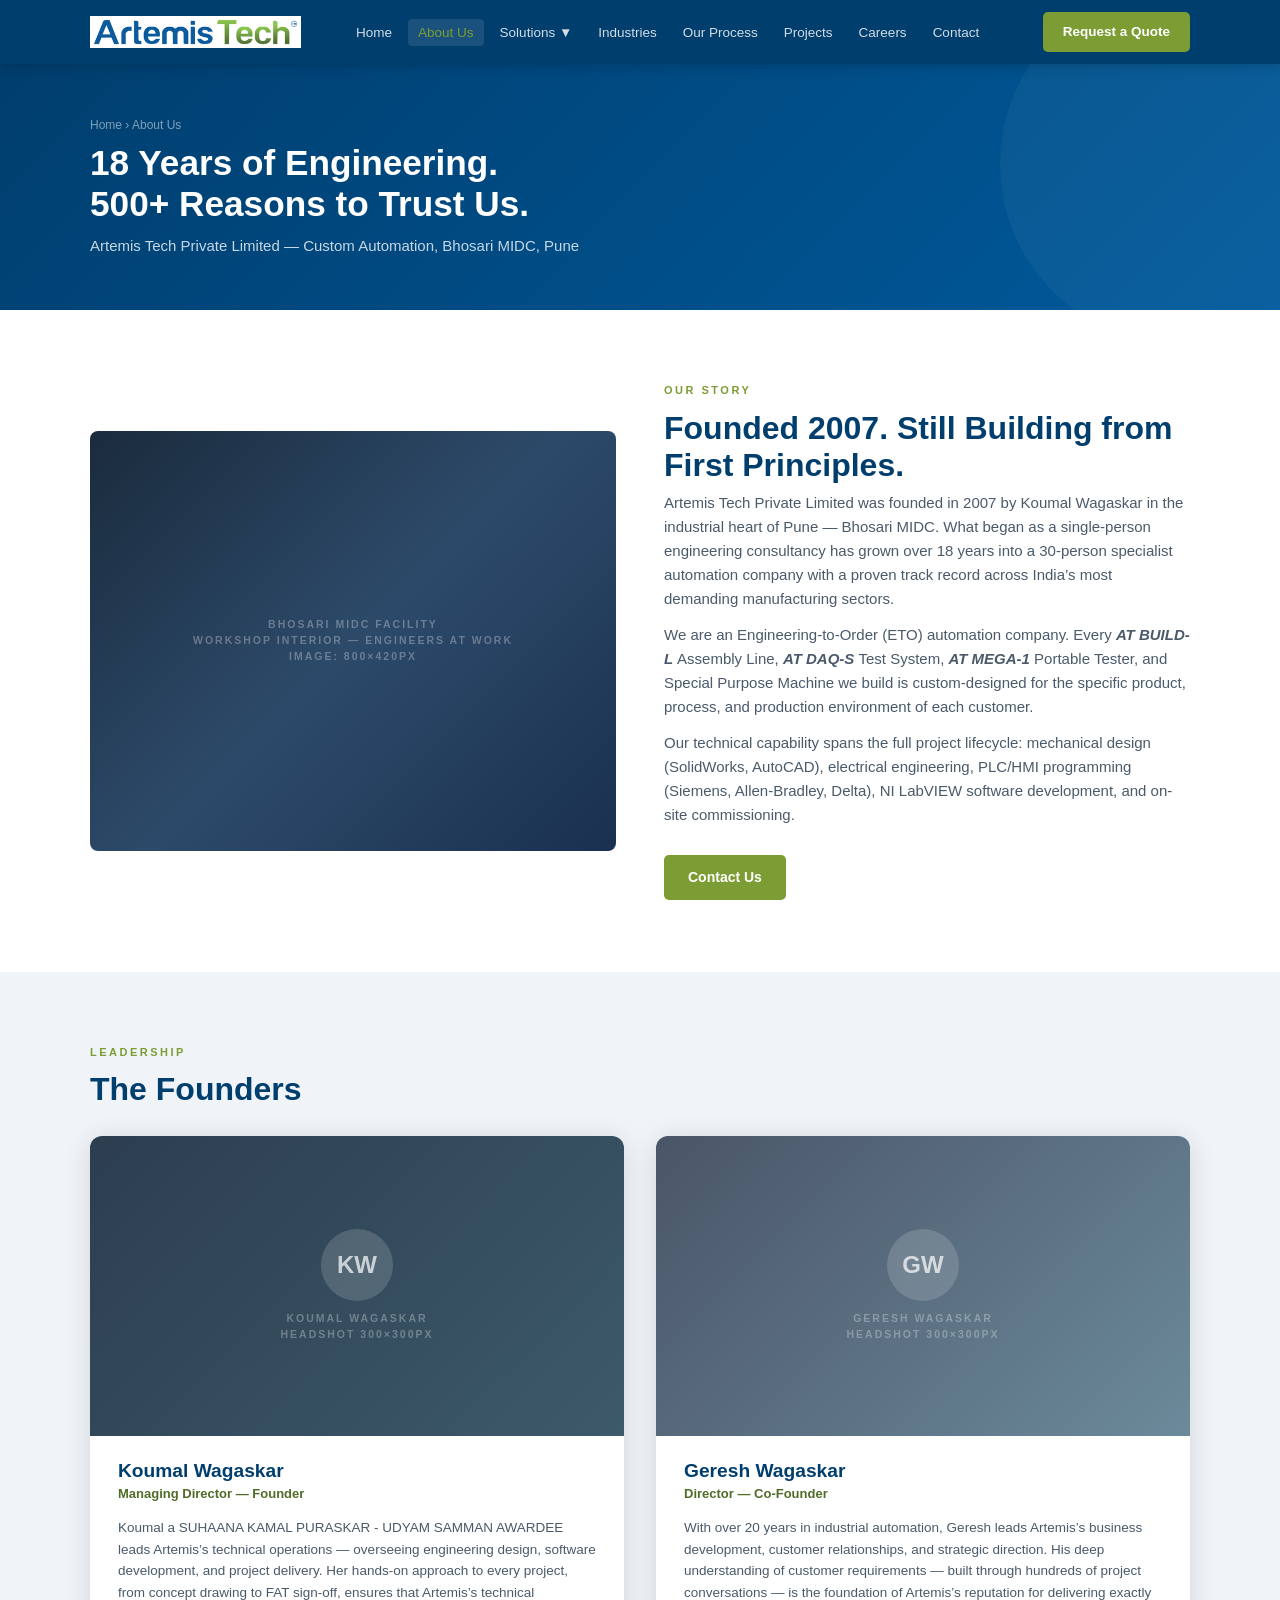
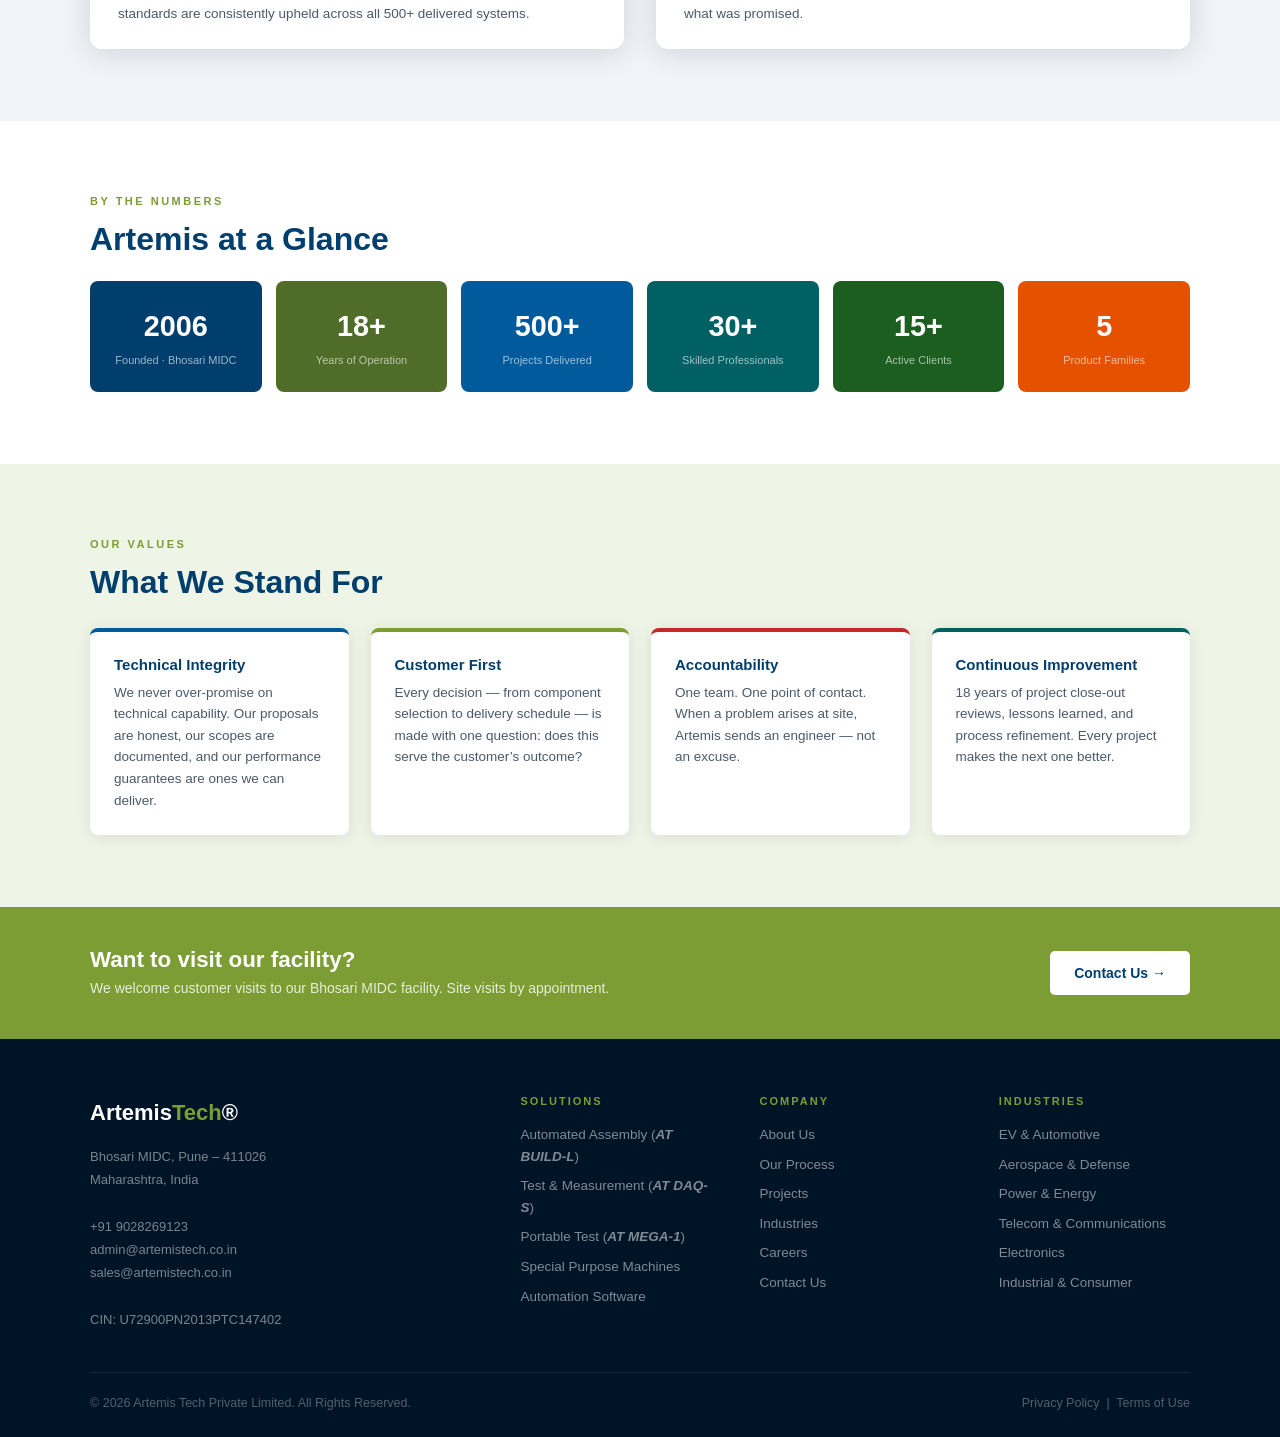
<file: about.html>
<!DOCTYPE html>
<html lang="en">

<!-- Mirrored from www.artemistech.co.in/about.html by HTTrack Website Copier/3.x [XR&CO'2014], Sat, 28 Mar 2026 04:03:51 GMT -->
<head>
<meta charset="UTF-8">
<meta name="viewport" content="width=device-width, initial-scale=1.0">
<meta name="description" content="Custom automation systems engineered to order. Bhosari MIDC, Pune.">
<title>About Us — 18 Years of Engineering | Artemis Tech</title>
<link rel="stylesheet" href="css/style.css">
</head>
<body data-page="about">
<nav class="nav" role="navigation">
  <div class="container nav-inner">
    <a href="index-2.html" class="nav-logo"><img src="[data-uri]" alt="Artemis Tech" height="32"></a>
    <ul class="nav-links">
      <li><a href="index-2.html" data-page="home">Home</a></li>
      <li><a href="about.html" data-page="about">About Us</a></li>
      <li class="nav-dropdown">
        <a class="dd-trigger" data-page="solutions">Solutions &#9660;</a>
        <div class="dd-menu">
          <a href="solutions.html">All Solutions</a>
          <div class="dd-divider"></div>
          <a href="at-build-l.html">Automated Assembly (AT BUILD L)</a>
          <a href="at-daq-s.html">Test &amp; Measurement (AT DAQ S)</a>
          <a href="at-mega-1.html">Portable Test (AT MEGA 1)</a>
          <a href="spm.html">Special Purpose Machines (SPM)</a>
          <a href="automation-software.html">Automation Software</a>
        </div>
      </li>
      <li><a href="industries.html" data-page="industries">Industries</a></li>
      <li><a href="process.html" data-page="process">Our Process</a></li>
      <li><a href="projects.html" data-page="projects">Projects</a></li>
      <li><a href="careers.html" data-page="careers">Careers</a></li>
      <li><a href="contact.html" data-page="contact">Contact</a></li>
    </ul>
    <a href="contact.html" class="nav-cta">Request a Quote</a>
    <div class="hamburger" aria-label="Menu"><span></span><span></span><span></span></div>
  </div>
</nav>
<div class="page-header">
  <div class="container">
    <div class="breadcrumb">Home &rsaquo; About Us</div>
    <h1>18 Years of Engineering.<br>500+ Reasons to Trust Us.</h1>
    <p>Artemis Tech Private Limited &mdash; Custom Automation, Bhosari MIDC, Pune</p>
  </div>
</div>
<section class="section">
  <div class="container">
    <div class="grid-2">
      <div><div class="about-img-ph bg-about" style="height:420px;display:flex;align-items:center;justify-content:center;border-radius:8px"><span class="photo-label">Bhosari MIDC Facility<br>Workshop interior &mdash; engineers at work<br>Image: 800&times;420px</span></div>
      </div>
      <div>
        <span class="sec-label">Our Story</span>
        <h2 class="sec-title">Founded 2007. Still Building from First Principles.</h2>
        <p style="color:var(--mid)">Artemis Tech Private Limited was founded in 2007 by Koumal Wagaskar in the industrial heart of Pune &mdash; Bhosari MIDC. What began as a single-person engineering consultancy has grown over 18 years into a 30-person specialist automation company with a proven track record across India&rsquo;s most demanding manufacturing sectors.</p>
        <p style="color:var(--mid)">We are an Engineering-to-Order (ETO) automation company. Every <b><i>AT BUILD-L </i></b>Assembly Line, <b><i>AT DAQ-S </i></b>Test System, <b><i>AT MEGA-1 </i></b>Portable Tester, and Special Purpose Machine we build is custom-designed for the specific product, process, and production environment of each customer.</p>
        <p style="color:var(--mid)">Our technical capability spans the full project lifecycle: mechanical design (SolidWorks, AutoCAD), electrical engineering, PLC/HMI programming (Siemens, Allen-Bradley, Delta), NI LabVIEW software development, and on-site commissioning.</p>
        <a href="contact.html" class="btn btn-primary" style="margin-top:16px">Contact Us</a>
      </div>
    </div>
  </div>
</section>
<section class="section section-alt">
  <div class="container">
    <span class="sec-label">Leadership</span>
    <h2 class="sec-title">The Founders</h2>
    <div class="grid-2" style="margin-top:28px;gap:32px">
      <div class="founder-card">
        <div class="founder-img-ph bg-founder1" style="height:300px;display:flex;align-items:center;justify-content:center;flex-direction:column;gap:10px">
          <div class="founder-initials">KW</div>
          <span class="photo-label">Koumal Wagaskar<br>Headshot 300&times;300px</span>
        </div>
        <div class="founder-body">
          <h3>Koumal Wagaskar</h3>
          <div class="founder-role">Managing Director &mdash; Founder</div>
          <p>Koumal a SUHAANA KAMAL PURASKAR - UDYAM SAMMAN AWARDEE leads Artemis&rsquo;s technical operations &mdash; overseeing engineering design, software development, and project delivery. Her hands-on approach to every project, from concept drawing to FAT sign-off, ensures that Artemis&rsquo;s technical standards are consistently upheld across all 500+ delivered systems.</p>
        </div>
      </div>
      <div class="founder-card">
        <div class="founder-img-ph bg-founder2" style="height:300px;display:flex;align-items:center;justify-content:center;flex-direction:column;gap:10px">
          <div class="founder-initials">GW</div>
          <span class="photo-label">Geresh Wagaskar<br>Headshot 300&times;300px</span>
        </div>
        <div class="founder-body">
          <h3>Geresh Wagaskar</h3>
          <div class="founder-role">Director &mdash; Co-Founder</div>
          <p>With over 20 years in industrial automation, Geresh leads Artemis&rsquo;s business development, customer relationships, and strategic direction. His deep understanding of customer requirements &mdash; built through hundreds of project conversations &mdash; is the foundation of Artemis&rsquo;s reputation for delivering exactly what was promised.</p>
        </div>
      </div>
    </div>
  </div>
</section>
<section class="section">
  <div class="container">
    <span class="sec-label">By the Numbers</span>
    <h2 class="sec-title">Artemis at a Glance</h2>
    <div class="key-stats" style="margin-top:24px">
      <div class="ks-box" style="background:var(--bd)"><div class="ks-num">2006</div><div class="ks-lbl">Founded &middot; Bhosari MIDC</div></div>
      <div class="ks-box" style="background:var(--gd)"><div class="ks-num">18+</div><div class="ks-lbl">Years of Operation</div></div>
      <div class="ks-box" style="background:var(--bm)"><div class="ks-num">500+</div><div class="ks-lbl">Projects Delivered</div></div>
      <div class="ks-box" style="background:var(--tl)"><div class="ks-num">30+</div><div class="ks-lbl">Skilled Professionals</div></div>
      <div class="ks-box" style="background:var(--dkgn)"><div class="ks-num">15+</div><div class="ks-lbl">Active Clients</div></div>
      <div class="ks-box" style="background:var(--or)"><div class="ks-num">5</div><div class="ks-lbl">Product Families</div></div>
    </div>
  </div>
</section>
<section class="section section-green">
  <div class="container">
    <span class="sec-label">Our Values</span>
    <h2 class="sec-title">What We Stand For</h2>
    <div class="grid-4" style="margin-top:28px">
      <div class="value-card"><h4>Technical Integrity</h4><p>We never over-promise on technical capability. Our proposals are honest, our scopes are documented, and our performance guarantees are ones we can deliver.</p></div>
      <div class="value-card" style="border-top-color:var(--gm)"><h4>Customer First</h4><p>Every decision &mdash; from component selection to delivery schedule &mdash; is made with one question: does this serve the customer&rsquo;s outcome?</p></div>
      <div class="value-card" style="border-top-color:var(--rd)"><h4>Accountability</h4><p>One team. One point of contact. When a problem arises at site, Artemis sends an engineer &mdash; not an excuse.</p></div>
      <div class="value-card" style="border-top-color:var(--tl)"><h4>Continuous Improvement</h4><p>18 years of project close-out reviews, lessons learned, and process refinement. Every project makes the next one better.</p></div>
    </div>
  </div>
</section>

<section class="cta-strip" style="background:var(--gm)">
  <div class="container cta-inner">
    <div class="cta-text"><h3>Want to visit our facility?</h3><p>We welcome customer visits to our Bhosari MIDC facility. Site visits by appointment.</p></div>
    <a href="contact.html" class="btn btn-white">Contact Us &rarr;</a>
  </div>
</section>
<footer>
  <div class="container">
    <div class="footer-grid">
      <div>
        <div class="footer-logo-text">Artemis<span>Tech</span>&reg;</div>
        <div class="footer-addr">Bhosari MIDC, Pune &ndash; 411026<br>Maharashtra, India<br><br>+91 9028269123<br>
          admin@artemistech.co.in<br>
          sales@artemistech.co.in<br><br>CIN: U72900PN2013PTC147402</div>
      </div>
      <div class="footer-col">
        <h5>Solutions</h5>
        <a href="at-build-l.html">Automated Assembly (<b><i>AT BUILD-L</i></b>)</a>
        <a href="at-daq-s.html">Test &amp; Measurement (<b><i>AT DAQ-S</i></b>)</a>
        <a href="at-mega-1.html">Portable Test (<b><i>AT MEGA-1</i></b>)</a>
        <a href="spm.html">Special Purpose Machines</a>
        <a href="automation-software.html">Automation Software</a>
      </div>
      <div class="footer-col">
        <h5>Company</h5>
        <a href="about.html">About Us</a>
        <a href="process.html">Our Process</a>
        <a href="projects.html">Projects</a>
        <a href="industries.html">Industries</a>
        <a href="careers.html">Careers</a>
        <a href="contact.html">Contact Us</a>
      </div>
      <div class="footer-col">
        <h5>Industries</h5>
        <a href="industries.html#ev">EV &amp; Automotive</a>
        <a href="industries.html#aerospace">Aerospace &amp; Defense</a>
        <a href="industries.html#power">Power &amp; Energy</a>
        <a href="industries.html#telecom">Telecom &amp; Communications</a>
        <a href="industries.html#electronics">Electronics</a>
        <a href="industries.html#industrial">Industrial &amp; Consumer</a>
      </div>
    </div>
    <div class="footer-bar">
      <span>&copy; 2026 Artemis Tech Private Limited. All Rights Reserved.</span>
      <span>Privacy Policy &nbsp;|&nbsp; Terms of Use</span>
    </div>
  </div>
</footer>
<script src="js/main.js"></script></body>
<!-- Mirrored from www.artemistech.co.in/about.html by HTTrack Website Copier/3.x [XR&CO'2014], Sat, 28 Mar 2026 04:03:51 GMT -->
</html>
</file>
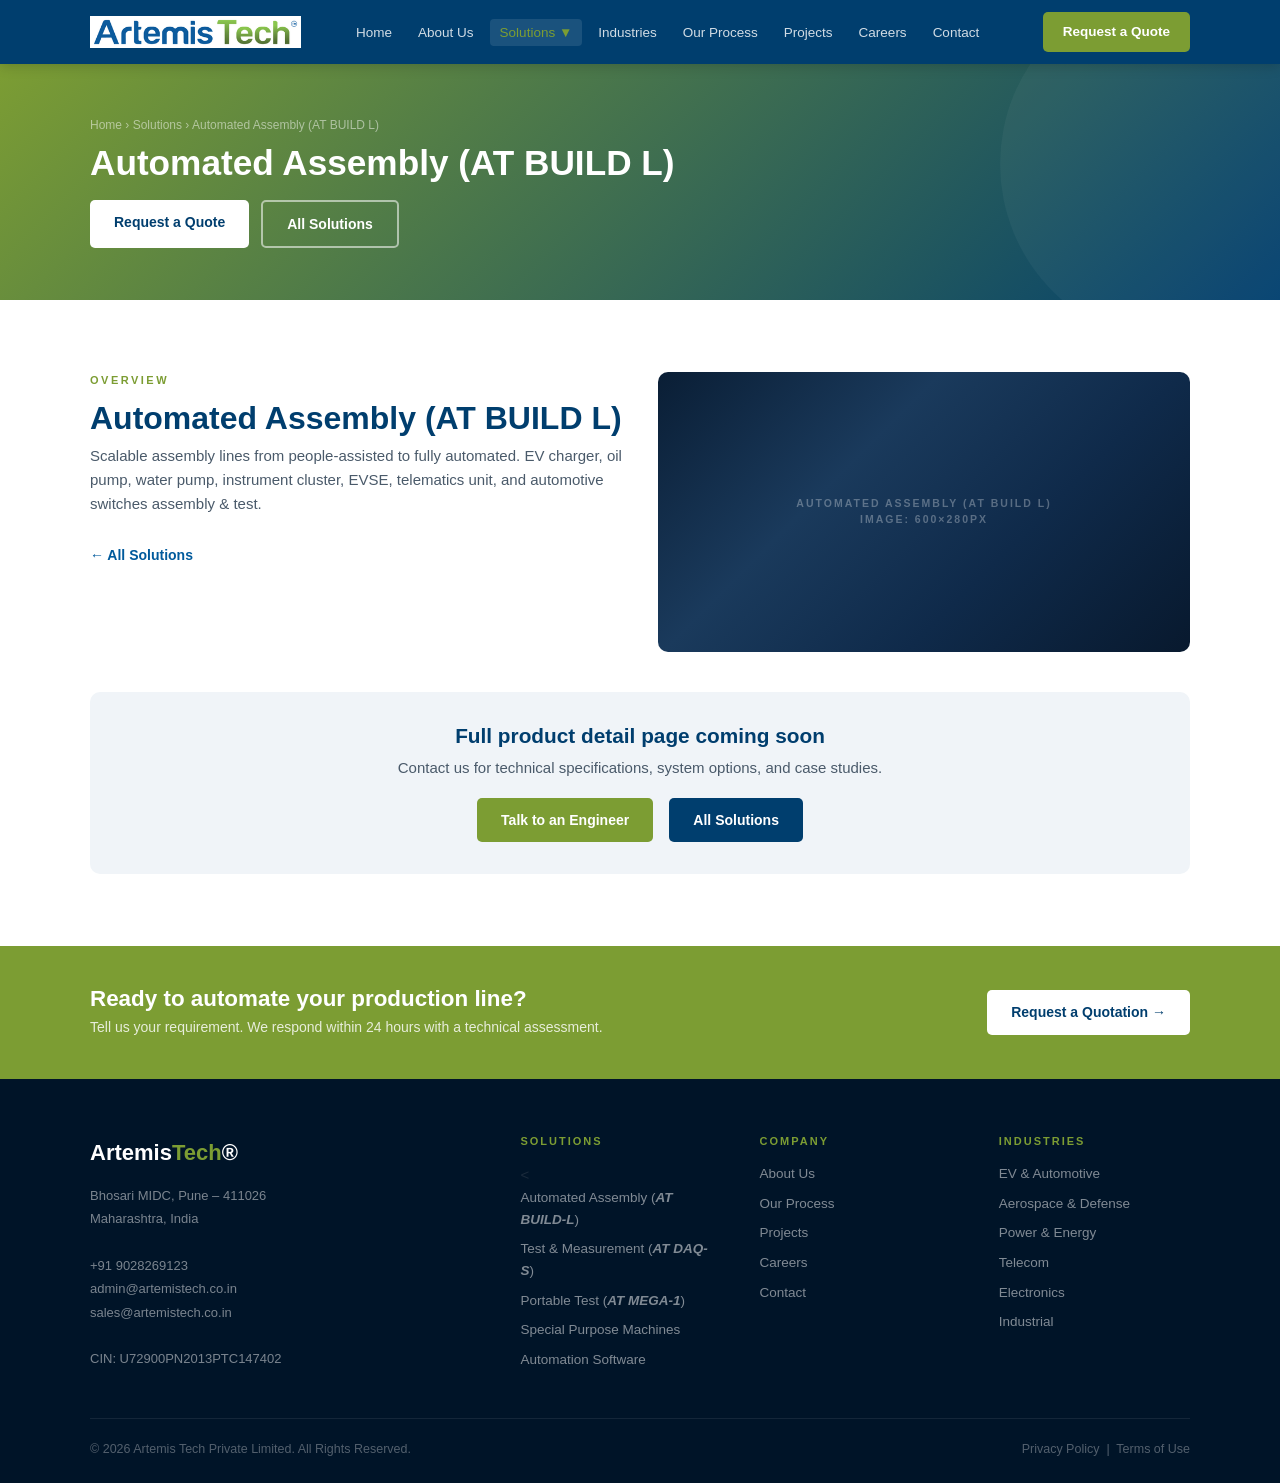
<file: at-build-l.html>
<!DOCTYPE html>
<html lang="en">

<!-- Mirrored from www.artemistech.co.in/at-build-l.html by HTTrack Website Copier/3.x [XR&CO'2014], Sat, 28 Mar 2026 04:03:51 GMT -->
<head>
<meta charset="UTF-8"><meta name="viewport" content="width=device-width, initial-scale=1.0">
<meta name="description" content="Custom automation systems engineered to order from Bhosari MIDC, Pune.">
<title>Automated Assembly (AT BUILD L) | Artemis Tech</title>
<link rel="stylesheet" href="css/style.css">
</head>
<body data-page="solutions"><nav class="nav" role="navigation">
  <div class="container nav-inner">
    <a href="index-2.html" class="nav-logo"><img src="[data-uri]" alt="Artemis Tech" height="32"></a>
    <ul class="nav-links">
      <li><a href="index-2.html" data-page="home">Home</a></li>
      <li><a href="about.html" data-page="about">About Us</a></li>
      <li class="nav-dropdown"><a class="dd-trigger" data-page="solutions">Solutions &#9660;</a>
        <div class="dd-menu">
          <a href="solutions.html">All Solutions</a><div class="dd-divider"></div>
          <a href="at-build-l.html">Automated Assembly (AT BUILD L)</a>
          <a href="at-daq-s.html">Test &amp; Measurement (AT DAQ S)</a>
          <a href="at-mega-1.html">Portable Test (AT MEGA 1)</a>
          <a href="spm.html">Special Purpose Machines (SPM)</a>
          <a href="automation-software.html">Automation Software</a>
        </div>
      </li>
      <li><a href="industries.html" data-page="industries">Industries</a></li>
      <li><a href="process.html" data-page="process">Our Process</a></li>
      <li><a href="projects.html" data-page="projects">Projects</a></li>
      <li><a href="careers.html" data-page="careers">Careers</a></li>
      <li><a href="contact.html" data-page="contact">Contact</a></li>
    </ul>
    <a href="contact.html" class="nav-cta">Request a Quote</a>
    <div class="hamburger"><span></span><span></span><span></span></div>
  </div>
</nav>
<div class="page-header" style="background:linear-gradient(135deg,var(--gm) 0%,var(--bd) 100%)">
  <div class="container">
    <div class="breadcrumb">Home &rsaquo; Solutions &rsaquo; Automated Assembly (AT BUILD L)</div>
    <h1>Automated Assembly (AT BUILD L)</h1>
    <div style="display:flex;gap:12px;margin-top:16px">
      <a href="contact.html" class="btn btn-white" style="color:var(--bd)">Request a Quote</a>
      <a href="solutions.html" class="btn btn-outline">All Solutions</a>
    </div>
  </div>
</div>
<section class="section"><div class="container">
  <div class="grid-2" style="gap:36px;align-items:flex-start">
    <div>
      <span class="sec-label">Overview</span>
      <h2 class="sec-title">Automated Assembly (AT BUILD L)</h2>
      <p style="color:var(--mid);font-size:15px">Scalable assembly lines from people-assisted to fully automated. EV charger, oil pump, water pump, instrument cluster, EVSE, telematics unit, and automotive switches assembly &amp; test.</p>
      <a href="solutions.html" style="color:var(--bm);font-size:14px;font-weight:700;display:inline-block;margin-top:16px">&#8592; All Solutions</a>
    </div>
    <div class="bg-assembly" style="height:280px;border-radius:10px;display:flex;align-items:center;justify-content:center">
      <span class="photo-label">Automated Assembly (AT BUILD L)<br>Image: 600&times;280px</span>
    </div>
  </div>
  <div style="text-align:center;margin-top:40px;padding:32px;background:var(--sl);border-radius:10px">
    <h3 style="color:var(--bd);margin-bottom:8px">Full product detail page coming soon</h3>
    <p style="color:var(--mid);margin-bottom:18px">Contact us for technical specifications, system options, and case studies.</p>
    <a href="contact.html" class="btn btn-primary">Talk to an Engineer</a>
    <a href="solutions.html" class="btn btn-dark" style="margin-left:12px">All Solutions</a>
  </div>
</div></section>
<section class="cta-strip" style="background:var(--gm)"><div class="container cta-inner"><div class="cta-text"><h3>Ready to automate your production line?</h3><p>Tell us your requirement. We respond within 24 hours with a technical assessment.</p></div><a href="contact.html" class="btn btn-white">Request a Quotation &rarr;</a></div></section><footer>
  <div class="container">
    <div class="footer-grid">
      <div><div class="footer-logo-text">Artemis<span>Tech</span>&reg;</div>
        <div class="footer-addr">Bhosari MIDC, Pune &ndash; 411026<br>Maharashtra, India<br><br>+91 9028269123<br>
          admin@artemistech.co.in<br>
          sales@artemistech.co.in<br><br>CIN: U72900PN2013PTC147402</div></div>
      <div class="footer-col"><h5>Solutions</h5><<a href="at-build-l.html">Automated Assembly (<b><i>AT BUILD-L</i></b>)</a>
        <a href="at-daq-s.html">Test &amp; Measurement (<b><i>AT DAQ-S</i></b>)</a>
        <a href="at-mega-1.html">Portable Test (<b><i>AT MEGA-1</i></b>)</a>
        <a href="spm.html">Special Purpose Machines</a>
        <a href="automation-software.html">Automation Software</a></div>
      <div class="footer-col"><h5>Company</h5><a href="about.html">About Us</a><a href="process.html">Our Process</a><a href="projects.html">Projects</a><a href="careers.html">Careers</a><a href="contact.html">Contact</a></div>
      <div class="footer-col"><h5>Industries</h5><a href="industries.html#ev">EV &amp; Automotive</a><a href="industries.html#aerospace">Aerospace &amp; Defense</a><a href="industries.html#power">Power &amp; Energy</a><a href="industries.html#telecom">Telecom</a><a href="industries.html#electronics">Electronics</a><a href="industries.html#industrial">Industrial</a></div>
    </div>
    <div class="footer-bar"><span>&copy; 2026 Artemis Tech Private Limited. All Rights Reserved.</span><span>Privacy Policy &nbsp;|&nbsp; Terms of Use</span></div>
  </div>
</footer><script src="js/main.js"></script></body>
<!-- Mirrored from www.artemistech.co.in/at-build-l.html by HTTrack Website Copier/3.x [XR&CO'2014], Sat, 28 Mar 2026 04:03:51 GMT -->
</html>
</file>
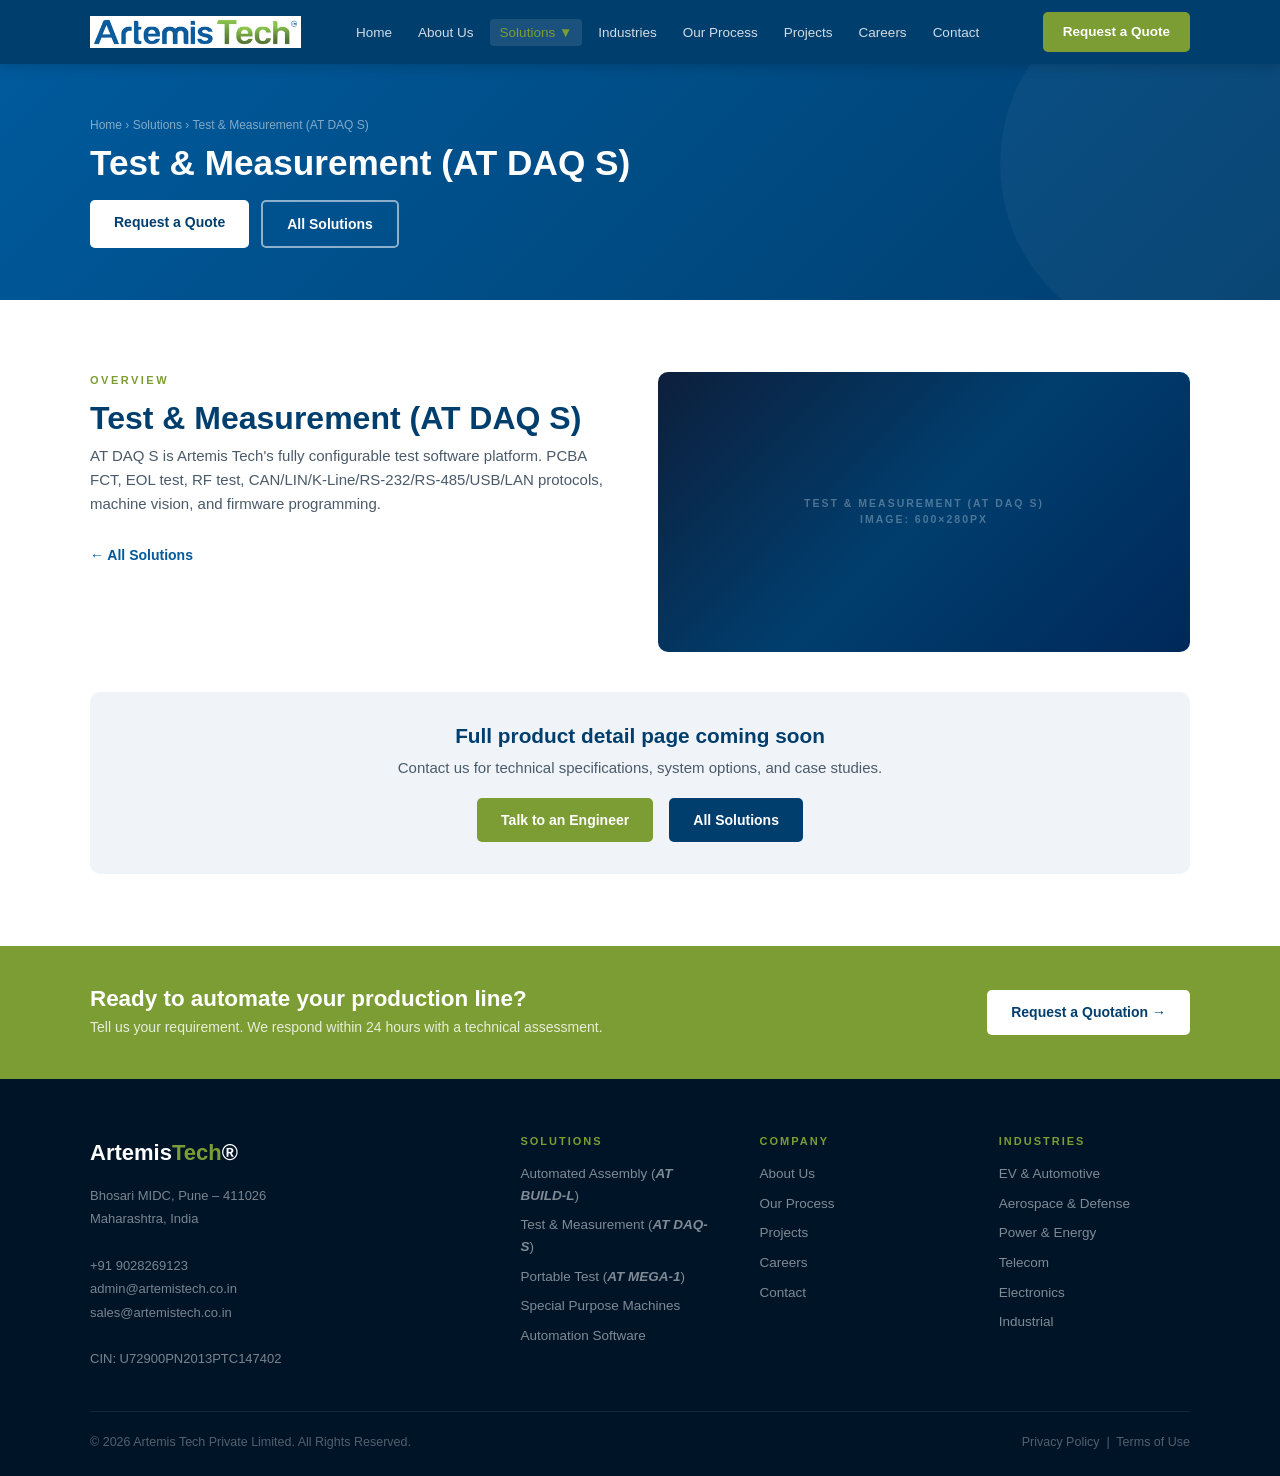
<file: at-daq-s.html>
<!DOCTYPE html>
<html lang="en">

<!-- Mirrored from www.artemistech.co.in/at-daq-s.html by HTTrack Website Copier/3.x [XR&CO'2014], Sat, 28 Mar 2026 04:03:51 GMT -->
<head>
<meta charset="UTF-8"><meta name="viewport" content="width=device-width, initial-scale=1.0">
<meta name="description" content="Custom automation systems engineered to order from Bhosari MIDC, Pune.">
<title>Test &amp; Measurement (AT DAQ S) | Artemis Tech</title>
<link rel="stylesheet" href="css/style.css">
</head>
<body data-page="solutions"><nav class="nav" role="navigation">
  <div class="container nav-inner">
    <a href="index-2.html" class="nav-logo"><img src="[data-uri]" alt="Artemis Tech" height="32"></a>
    <ul class="nav-links">
      <li><a href="index-2.html" data-page="home">Home</a></li>
      <li><a href="about.html" data-page="about">About Us</a></li>
      <li class="nav-dropdown"><a class="dd-trigger" data-page="solutions">Solutions &#9660;</a>
        <div class="dd-menu">
          <a href="solutions.html">All Solutions</a><div class="dd-divider"></div>
          <a href="at-build-l.html">Automated Assembly (AT BUILD L)</a>
          <a href="at-daq-s.html">Test &amp; Measurement (AT DAQ S)</a>
          <a href="at-mega-1.html">Portable Test (AT MEGA 1)</a>
          <a href="spm.html">Special Purpose Machines (SPM)</a>
          <a href="automation-software.html">Automation Software</a>
        </div>
      </li>
      <li><a href="industries.html" data-page="industries">Industries</a></li>
      <li><a href="process.html" data-page="process">Our Process</a></li>
      <li><a href="projects.html" data-page="projects">Projects</a></li>
      <li><a href="careers.html" data-page="careers">Careers</a></li>
      <li><a href="contact.html" data-page="contact">Contact</a></li>
    </ul>
    <a href="contact.html" class="nav-cta">Request a Quote</a>
    <div class="hamburger"><span></span><span></span><span></span></div>
  </div>
</nav>
<div class="page-header" style="background:linear-gradient(135deg,var(--bm) 0%,var(--bd) 100%)">
  <div class="container">
    <div class="breadcrumb">Home &rsaquo; Solutions &rsaquo; Test &amp; Measurement (AT DAQ S)</div>
    <h1>Test &amp; Measurement (AT DAQ S)</h1>
    <div style="display:flex;gap:12px;margin-top:16px">
      <a href="contact.html" class="btn btn-white" style="color:var(--bd)">Request a Quote</a>
      <a href="solutions.html" class="btn btn-outline">All Solutions</a>
    </div>
  </div>
</div>
<section class="section"><div class="container">
  <div class="grid-2" style="gap:36px;align-items:flex-start">
    <div>
      <span class="sec-label">Overview</span>
      <h2 class="sec-title">Test &amp; Measurement (AT DAQ S)</h2>
      <p style="color:var(--mid);font-size:15px">AT DAQ S is Artemis Tech's fully configurable test software platform. PCBA FCT, EOL test, RF test, CAN/LIN/K-Line/RS-232/RS-485/USB/LAN protocols, machine vision, and firmware programming.</p>
      <a href="solutions.html" style="color:var(--bm);font-size:14px;font-weight:700;display:inline-block;margin-top:16px">&#8592; All Solutions</a>
    </div>
    <div class="bg-test" style="height:280px;border-radius:10px;display:flex;align-items:center;justify-content:center">
      <span class="photo-label">Test &amp; Measurement (AT DAQ S)<br>Image: 600&times;280px</span>
    </div>
  </div>
  <div style="text-align:center;margin-top:40px;padding:32px;background:var(--sl);border-radius:10px">
    <h3 style="color:var(--bd);margin-bottom:8px">Full product detail page coming soon</h3>
    <p style="color:var(--mid);margin-bottom:18px">Contact us for technical specifications, system options, and case studies.</p>
    <a href="contact.html" class="btn btn-primary">Talk to an Engineer</a>
    <a href="solutions.html" class="btn btn-dark" style="margin-left:12px">All Solutions</a>
  </div>
</div></section>
<section class="cta-strip" style="background:var(--gm)"><div class="container cta-inner"><div class="cta-text"><h3>Ready to automate your production line?</h3><p>Tell us your requirement. We respond within 24 hours with a technical assessment.</p></div><a href="contact.html" class="btn btn-white">Request a Quotation &rarr;</a></div></section><footer>
  <div class="container">
    <div class="footer-grid">
      <div><div class="footer-logo-text">Artemis<span>Tech</span>&reg;</div>
        <div class="footer-addr">Bhosari MIDC, Pune &ndash; 411026<br>Maharashtra, India<br><br>+91 9028269123<br>
          admin@artemistech.co.in<br>
          sales@artemistech.co.in<br><br>CIN: U72900PN2013PTC147402</div></div>
      <div class="footer-col"><h5>Solutions</h5><a href="at-build-l.html">Automated Assembly (<b><i>AT BUILD-L</i></b>)</a>
        <a href="at-daq-s.html">Test &amp; Measurement (<b><i>AT DAQ-S</i></b>)</a>
        <a href="at-mega-1.html">Portable Test (<b><i>AT MEGA-1</i></b>)</a>
        <a href="spm.html">Special Purpose Machines</a>
        <a href="automation-software.html">Automation Software</a></div>
      <div class="footer-col"><h5>Company</h5><a href="about.html">About Us</a><a href="process.html">Our Process</a><a href="projects.html">Projects</a><a href="careers.html">Careers</a><a href="contact.html">Contact</a></div>
      <div class="footer-col"><h5>Industries</h5><a href="industries.html#ev">EV &amp; Automotive</a><a href="industries.html#aerospace">Aerospace &amp; Defense</a><a href="industries.html#power">Power &amp; Energy</a><a href="industries.html#telecom">Telecom</a><a href="industries.html#electronics">Electronics</a><a href="industries.html#industrial">Industrial</a></div>
    </div>
    <div class="footer-bar"><span>&copy; 2026 Artemis Tech Private Limited. All Rights Reserved.</span><span>Privacy Policy &nbsp;|&nbsp; Terms of Use</span></div>
  </div>
</footer><script src="js/main.js"></script></body>
<!-- Mirrored from www.artemistech.co.in/at-daq-s.html by HTTrack Website Copier/3.x [XR&CO'2014], Sat, 28 Mar 2026 04:03:52 GMT -->
</html>
</file>
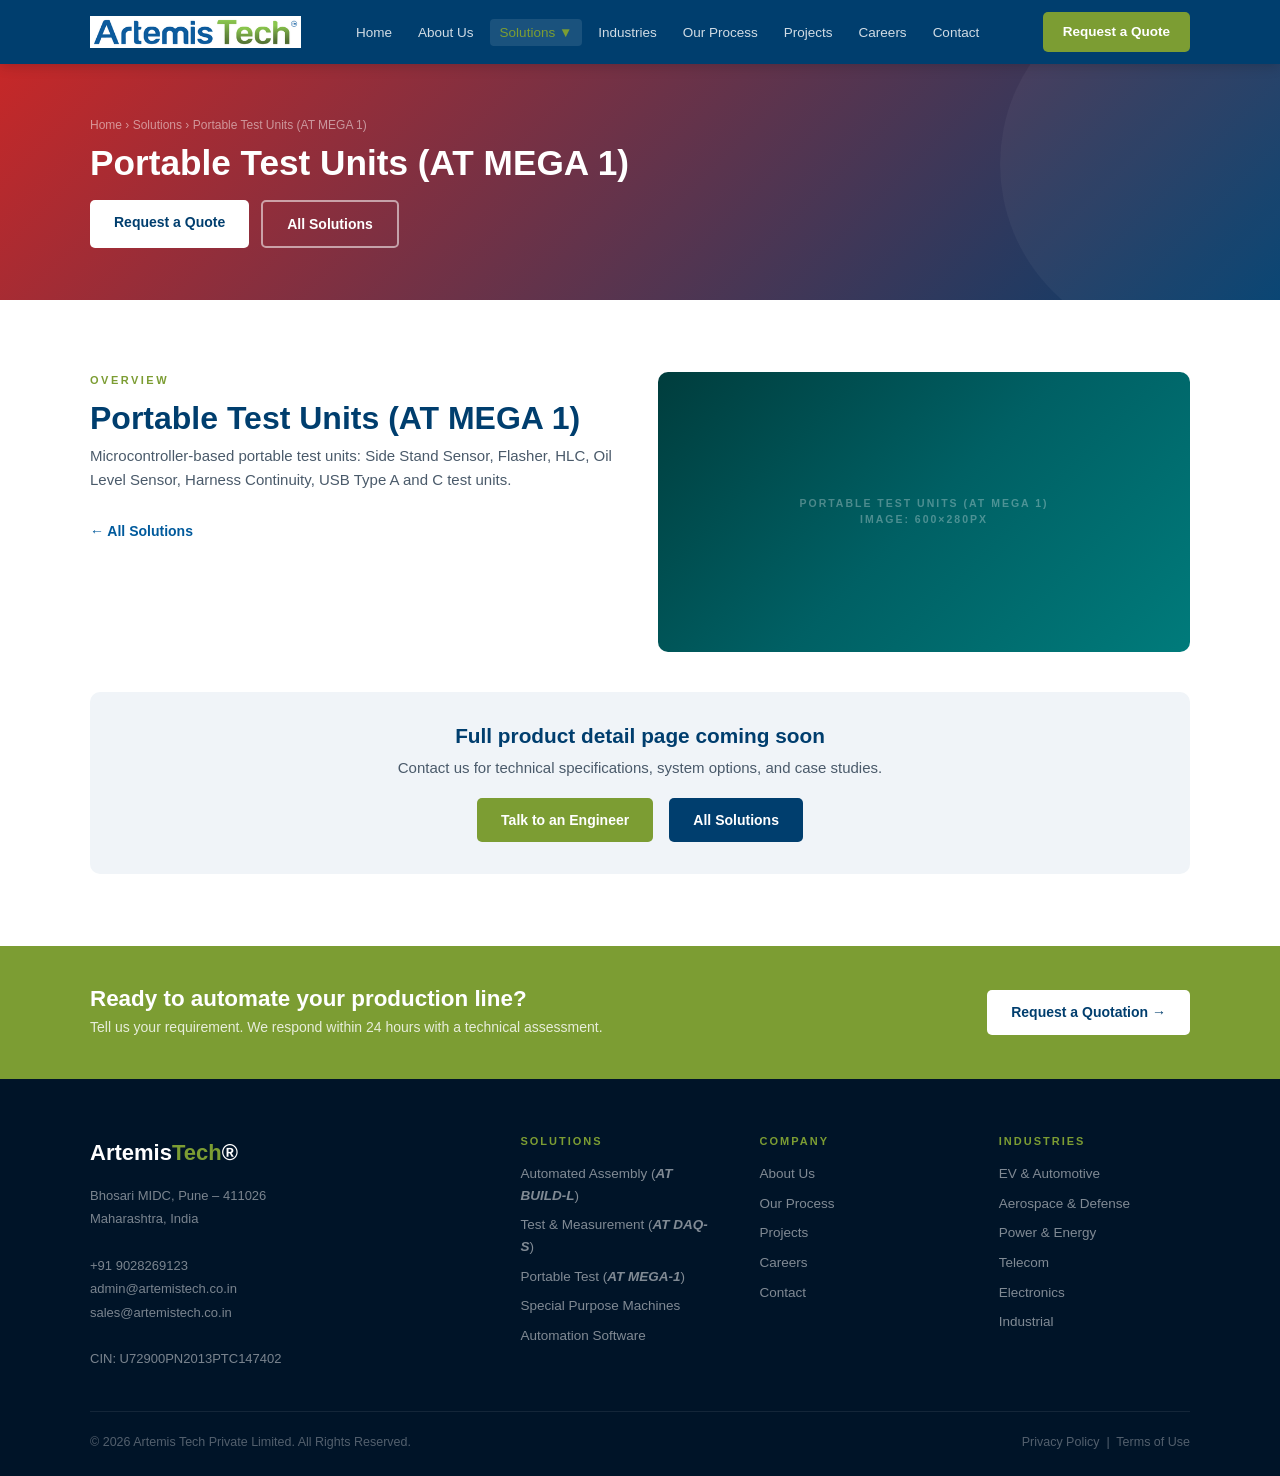
<file: at-mega-1.html>
<!DOCTYPE html>
<html lang="en">

<!-- Mirrored from www.artemistech.co.in/at-mega-1.html by HTTrack Website Copier/3.x [XR&CO'2014], Sat, 28 Mar 2026 04:03:52 GMT -->
<head>
<meta charset="UTF-8"><meta name="viewport" content="width=device-width, initial-scale=1.0">
<meta name="description" content="Custom automation systems engineered to order from Bhosari MIDC, Pune.">
<title>Portable Test Units (AT MEGA 1) | Artemis Tech</title>
<link rel="stylesheet" href="css/style.css">
</head>
<body data-page="solutions"><nav class="nav" role="navigation">
  <div class="container nav-inner">
    <a href="index-2.html" class="nav-logo"><img src="[data-uri]" alt="Artemis Tech" height="32"></a>
    <ul class="nav-links">
      <li><a href="index-2.html" data-page="home">Home</a></li>
      <li><a href="about.html" data-page="about">About Us</a></li>
      <li class="nav-dropdown"><a class="dd-trigger" data-page="solutions">Solutions &#9660;</a>
        <div class="dd-menu">
          <a href="solutions.html">All Solutions</a><div class="dd-divider"></div>
          <a href="at-build-l.html">Automated Assembly (AT BUILD L)</a>
          <a href="at-daq-s.html">Test &amp; Measurement (AT DAQ S)</a>
          <a href="at-mega-1.html">Portable Test (AT MEGA 1)</a>
          <a href="spm.html">Special Purpose Machines (SPM)</a>
          <a href="automation-software.html">Automation Software</a>
        </div>
      </li>
      <li><a href="industries.html" data-page="industries">Industries</a></li>
      <li><a href="process.html" data-page="process">Our Process</a></li>
      <li><a href="projects.html" data-page="projects">Projects</a></li>
      <li><a href="careers.html" data-page="careers">Careers</a></li>
      <li><a href="contact.html" data-page="contact">Contact</a></li>
    </ul>
    <a href="contact.html" class="nav-cta">Request a Quote</a>
    <div class="hamburger"><span></span><span></span><span></span></div>
  </div>
</nav>
<div class="page-header" style="background:linear-gradient(135deg,var(--rd) 0%,var(--bd) 100%)">
  <div class="container">
    <div class="breadcrumb">Home &rsaquo; Solutions &rsaquo; Portable Test Units (AT MEGA 1)</div>
    <h1>Portable Test Units (AT MEGA 1)</h1>
    <div style="display:flex;gap:12px;margin-top:16px">
      <a href="contact.html" class="btn btn-white" style="color:var(--bd)">Request a Quote</a>
      <a href="solutions.html" class="btn btn-outline">All Solutions</a>
    </div>
  </div>
</div>
<section class="section"><div class="container">
  <div class="grid-2" style="gap:36px;align-items:flex-start">
    <div>
      <span class="sec-label">Overview</span>
      <h2 class="sec-title">Portable Test Units (AT MEGA 1)</h2>
      <p style="color:var(--mid);font-size:15px">Microcontroller-based portable test units: Side Stand Sensor, Flasher, HLC, Oil Level Sensor, Harness Continuity, USB Type A and C test units.</p>
      <a href="solutions.html" style="color:var(--bm);font-size:14px;font-weight:700;display:inline-block;margin-top:16px">&#8592; All Solutions</a>
    </div>
    <div class="bg-spm" style="height:280px;border-radius:10px;display:flex;align-items:center;justify-content:center">
      <span class="photo-label">Portable Test Units (AT MEGA 1)<br>Image: 600&times;280px</span>
    </div>
  </div>
  <div style="text-align:center;margin-top:40px;padding:32px;background:var(--sl);border-radius:10px">
    <h3 style="color:var(--bd);margin-bottom:8px">Full product detail page coming soon</h3>
    <p style="color:var(--mid);margin-bottom:18px">Contact us for technical specifications, system options, and case studies.</p>
    <a href="contact.html" class="btn btn-primary">Talk to an Engineer</a>
    <a href="solutions.html" class="btn btn-dark" style="margin-left:12px">All Solutions</a>
  </div>
</div></section>
<section class="cta-strip" style="background:var(--gm)"><div class="container cta-inner"><div class="cta-text"><h3>Ready to automate your production line?</h3><p>Tell us your requirement. We respond within 24 hours with a technical assessment.</p></div><a href="contact.html" class="btn btn-white">Request a Quotation &rarr;</a></div></section><footer>
  <div class="container">
    <div class="footer-grid">
      <div><div class="footer-logo-text">Artemis<span>Tech</span>&reg;</div>
        <div class="footer-addr">Bhosari MIDC, Pune &ndash; 411026<br>Maharashtra, India<br><br>+91 9028269123<br>
          admin@artemistech.co.in<br>
          sales@artemistech.co.in<br><br>CIN: U72900PN2013PTC147402</div></div>
      <div class="footer-col"><h5>Solutions</h5><a href="at-build-l.html">Automated Assembly (<b><i>AT BUILD-L</i></b>)</a>
        <a href="at-daq-s.html">Test &amp; Measurement (<b><i>AT DAQ-S</i></b>)</a>
        <a href="at-mega-1.html">Portable Test (<b><i>AT MEGA-1</i></b>)</a>
        <a href="spm.html">Special Purpose Machines</a>
        <a href="automation-software.html">Automation Software</a></div>
      <div class="footer-col"><h5>Company</h5><a href="about.html">About Us</a><a href="process.html">Our Process</a><a href="projects.html">Projects</a><a href="careers.html">Careers</a><a href="contact.html">Contact</a></div>
      <div class="footer-col"><h5>Industries</h5><a href="industries.html#ev">EV &amp; Automotive</a><a href="industries.html#aerospace">Aerospace &amp; Defense</a><a href="industries.html#power">Power &amp; Energy</a><a href="industries.html#telecom">Telecom</a><a href="industries.html#electronics">Electronics</a><a href="industries.html#industrial">Industrial</a></div>
    </div>
    <div class="footer-bar"><span>&copy; 2026 Artemis Tech Private Limited. All Rights Reserved.</span><span>Privacy Policy &nbsp;|&nbsp; Terms of Use</span></div>
  </div>
</footer><script src="js/main.js"></script></body>
<!-- Mirrored from www.artemistech.co.in/at-mega-1.html by HTTrack Website Copier/3.x [XR&CO'2014], Sat, 28 Mar 2026 04:03:52 GMT -->
</html>
</file>
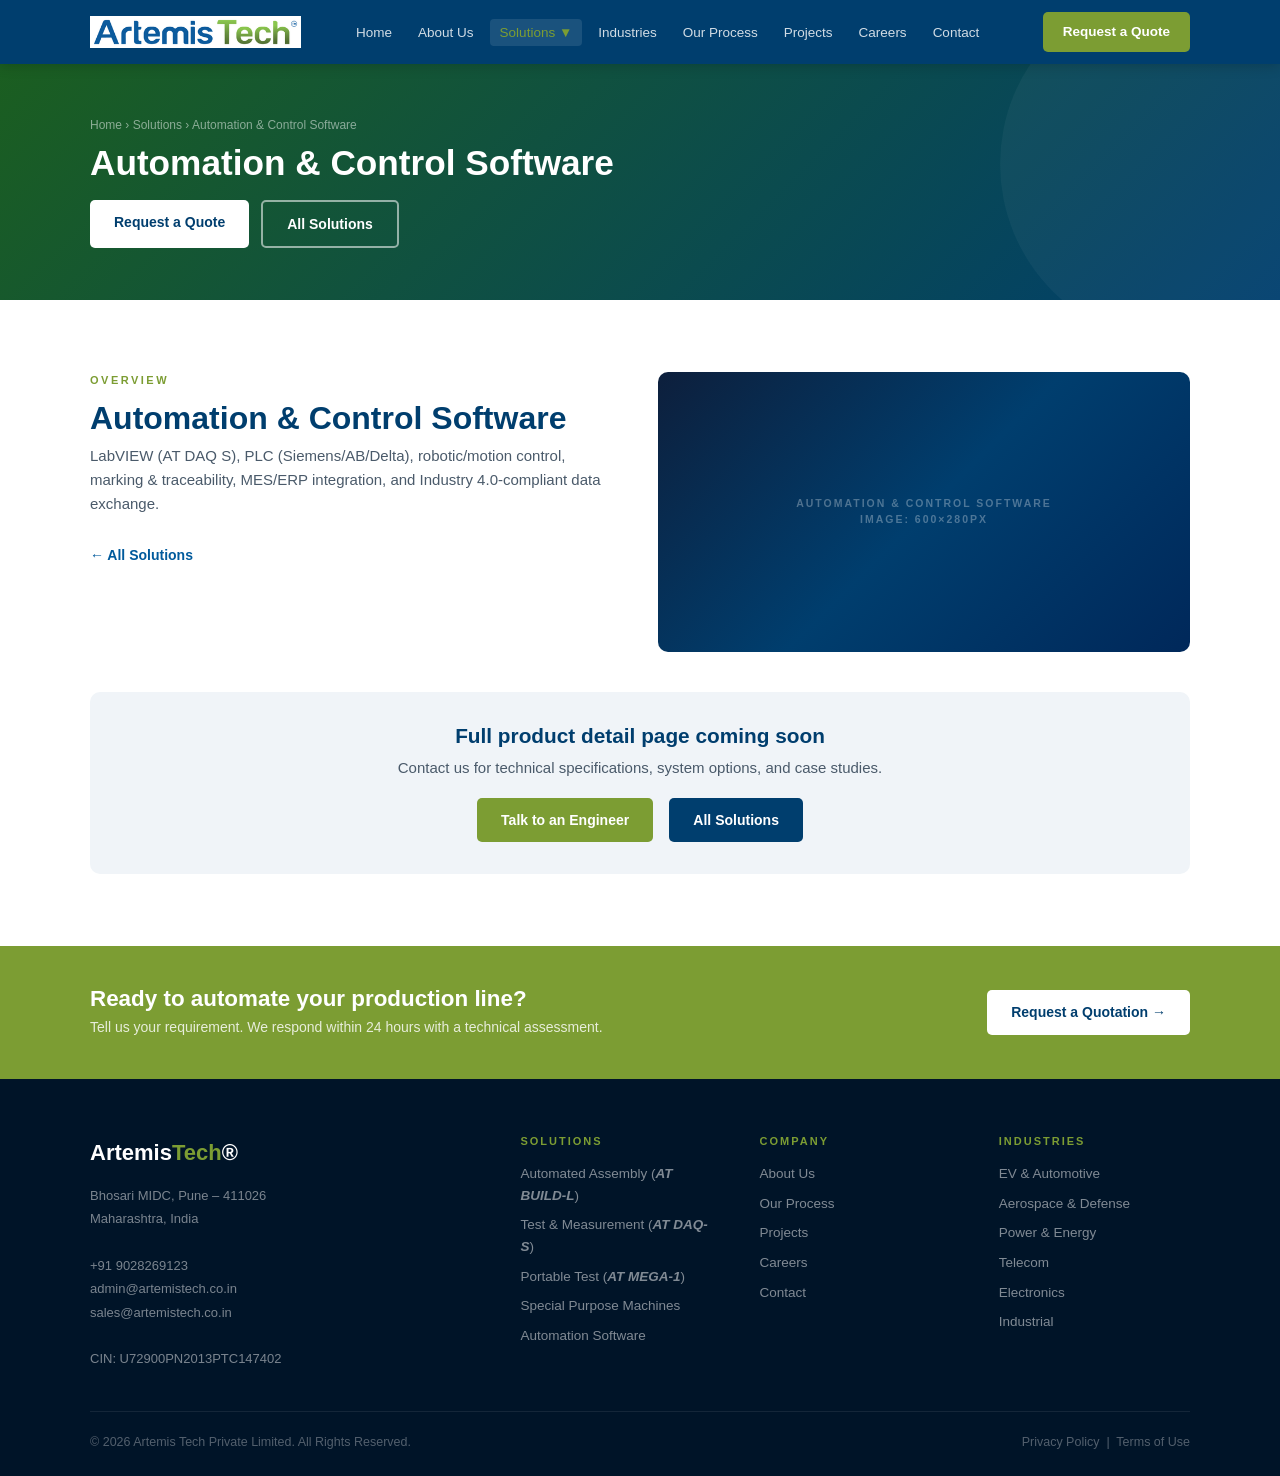
<file: automation-software.html>
<!DOCTYPE html>
<html lang="en">

<!-- Mirrored from www.artemistech.co.in/automation-software.html by HTTrack Website Copier/3.x [XR&CO'2014], Sat, 28 Mar 2026 04:03:52 GMT -->
<head>
<meta charset="UTF-8"><meta name="viewport" content="width=device-width, initial-scale=1.0">
<meta name="description" content="Custom automation systems engineered to order from Bhosari MIDC, Pune.">
<title>Automation &amp; Control Software | Artemis Tech</title>
<link rel="stylesheet" href="css/style.css">
</head>
<body data-page="solutions"><nav class="nav" role="navigation">
  <div class="container nav-inner">
    <a href="index-2.html" class="nav-logo"><img src="[data-uri]" alt="Artemis Tech" height="32"></a>
    <ul class="nav-links">
      <li><a href="index-2.html" data-page="home">Home</a></li>
      <li><a href="about.html" data-page="about">About Us</a></li>
      <li class="nav-dropdown"><a class="dd-trigger" data-page="solutions">Solutions &#9660;</a>
        <div class="dd-menu">
          <a href="solutions.html">All Solutions</a><div class="dd-divider"></div>
          <a href="at-build-l.html">Automated Assembly (AT BUILD L)</a>
          <a href="at-daq-s.html">Test &amp; Measurement (AT DAQ S)</a>
          <a href="at-mega-1.html">Portable Test (AT MEGA 1)</a>
          <a href="spm.html">Special Purpose Machines (SPM)</a>
          <a href="automation-software.html">Automation Software</a>
        </div>
      </li>
      <li><a href="industries.html" data-page="industries">Industries</a></li>
      <li><a href="process.html" data-page="process">Our Process</a></li>
      <li><a href="projects.html" data-page="projects">Projects</a></li>
      <li><a href="careers.html" data-page="careers">Careers</a></li>
      <li><a href="contact.html" data-page="contact">Contact</a></li>
    </ul>
    <a href="contact.html" class="nav-cta">Request a Quote</a>
    <div class="hamburger"><span></span><span></span><span></span></div>
  </div>
</nav>
<div class="page-header" style="background:linear-gradient(135deg,var(--dkgn) 0%,var(--bd) 100%)">
  <div class="container">
    <div class="breadcrumb">Home &rsaquo; Solutions &rsaquo; Automation &amp; Control Software</div>
    <h1>Automation &amp; Control Software</h1>
    <div style="display:flex;gap:12px;margin-top:16px">
      <a href="contact.html" class="btn btn-white" style="color:var(--bd)">Request a Quote</a>
      <a href="solutions.html" class="btn btn-outline">All Solutions</a>
    </div>
  </div>
</div>
<section class="section"><div class="container">
  <div class="grid-2" style="gap:36px;align-items:flex-start">
    <div>
      <span class="sec-label">Overview</span>
      <h2 class="sec-title">Automation &amp; Control Software</h2>
      <p style="color:var(--mid);font-size:15px">LabVIEW (AT DAQ S), PLC (Siemens/AB/Delta), robotic/motion control, marking &amp; traceability, MES/ERP integration, and Industry 4.0-compliant data exchange.</p>
      <a href="solutions.html" style="color:var(--bm);font-size:14px;font-weight:700;display:inline-block;margin-top:16px">&#8592; All Solutions</a>
    </div>
    <div class="bg-test" style="height:280px;border-radius:10px;display:flex;align-items:center;justify-content:center">
      <span class="photo-label">Automation &amp; Control Software<br>Image: 600&times;280px</span>
    </div>
  </div>
  <div style="text-align:center;margin-top:40px;padding:32px;background:var(--sl);border-radius:10px">
    <h3 style="color:var(--bd);margin-bottom:8px">Full product detail page coming soon</h3>
    <p style="color:var(--mid);margin-bottom:18px">Contact us for technical specifications, system options, and case studies.</p>
    <a href="contact.html" class="btn btn-primary">Talk to an Engineer</a>
    <a href="solutions.html" class="btn btn-dark" style="margin-left:12px">All Solutions</a>
  </div>
</div></section>
<section class="cta-strip" style="background:var(--gm)"><div class="container cta-inner"><div class="cta-text"><h3>Ready to automate your production line?</h3><p>Tell us your requirement. We respond within 24 hours with a technical assessment.</p></div><a href="contact.html" class="btn btn-white">Request a Quotation &rarr;</a></div></section><footer>
  <div class="container">
    <div class="footer-grid">
      <div><div class="footer-logo-text">Artemis<span>Tech</span>&reg;</div>
        <div class="footer-addr">Bhosari MIDC, Pune &ndash; 411026<br>Maharashtra, India<br><br>+91 9028269123<br>
          admin@artemistech.co.in<br>
          sales@artemistech.co.in<br><br>CIN: U72900PN2013PTC147402</div></div>
      <div class="footer-col"><h5>Solutions</h5><a href="at-build-l.html">Automated Assembly (<b><i>AT BUILD-L</i></b>)</a>
        <a href="at-daq-s.html">Test &amp; Measurement (<b><i>AT DAQ-S</i></b>)</a>
        <a href="at-mega-1.html">Portable Test (<b><i>AT MEGA-1</i></b>)</a>
        <a href="spm.html">Special Purpose Machines</a>
        <a href="automation-software.html">Automation Software</a></div>
      <div class="footer-col"><h5>Company</h5><a href="about.html">About Us</a><a href="process.html">Our Process</a><a href="projects.html">Projects</a><a href="careers.html">Careers</a><a href="contact.html">Contact</a></div>
      <div class="footer-col"><h5>Industries</h5><a href="industries.html#ev">EV &amp; Automotive</a><a href="industries.html#aerospace">Aerospace &amp; Defense</a><a href="industries.html#power">Power &amp; Energy</a><a href="industries.html#telecom">Telecom</a><a href="industries.html#electronics">Electronics</a><a href="industries.html#industrial">Industrial</a></div>
    </div>
    <div class="footer-bar"><span>&copy; 2026 Artemis Tech Private Limited. All Rights Reserved.</span><span>Privacy Policy &nbsp;|&nbsp; Terms of Use</span></div>
  </div>
</footer><script src="js/main.js"></script></body>
<!-- Mirrored from www.artemistech.co.in/automation-software.html by HTTrack Website Copier/3.x [XR&CO'2014], Sat, 28 Mar 2026 04:03:52 GMT -->
</html>
</file>
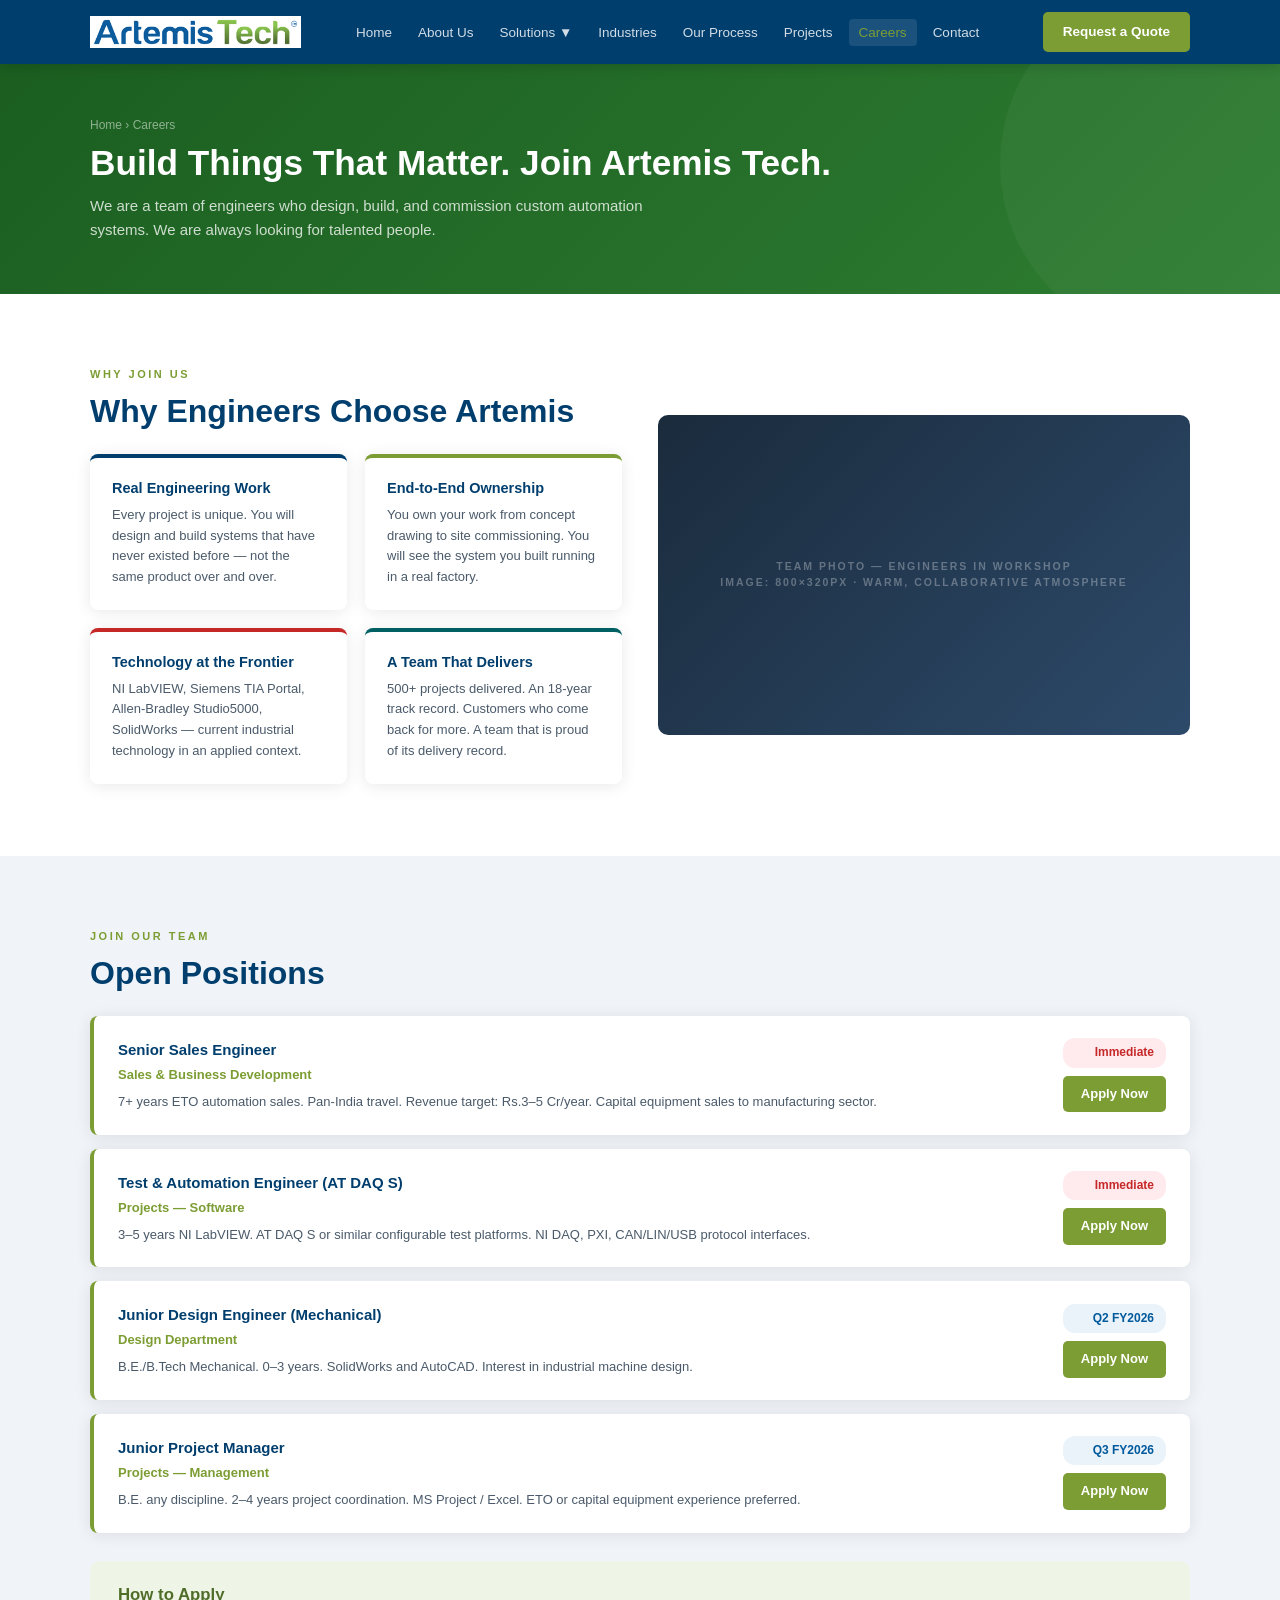
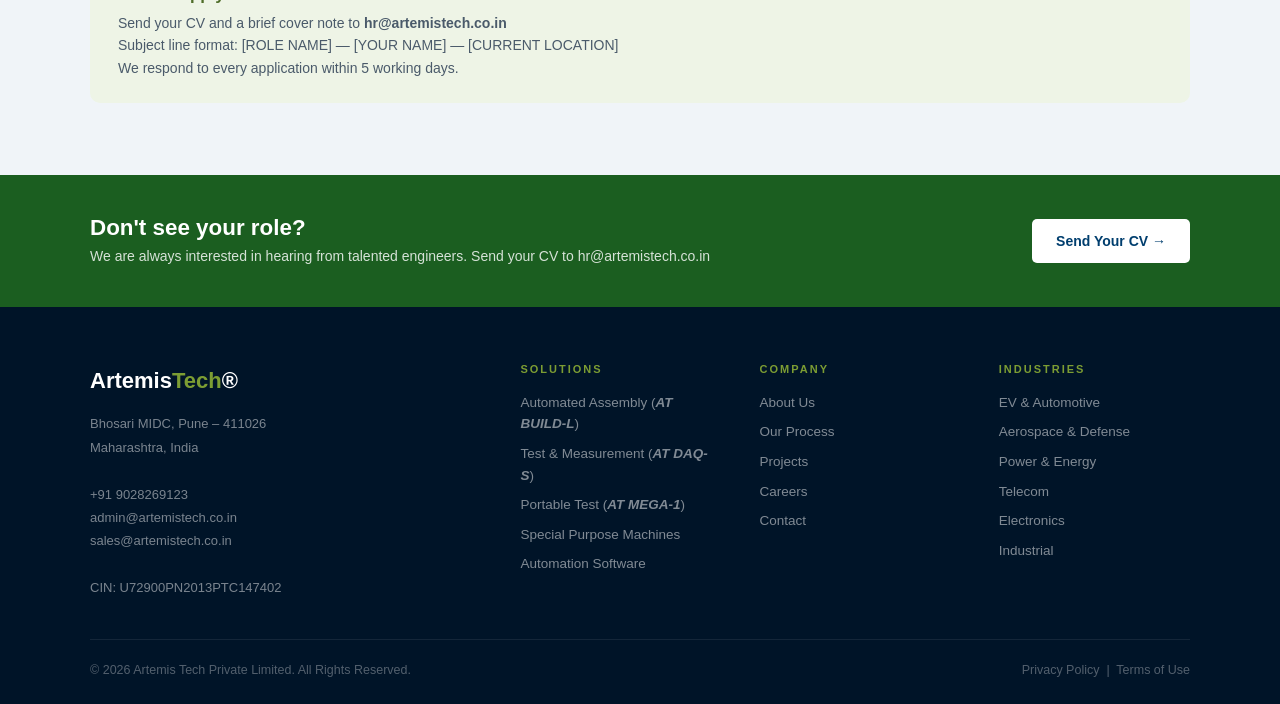
<file: careers.html>
<!DOCTYPE html>
<html lang="en">

<!-- Mirrored from www.artemistech.co.in/careers.html by HTTrack Website Copier/3.x [XR&CO'2014], Sat, 28 Mar 2026 04:03:52 GMT -->
<head>
<meta charset="UTF-8"><meta name="viewport" content="width=device-width, initial-scale=1.0">
<meta name="description" content="Custom automation systems engineered to order from Bhosari MIDC, Pune.">
<title>Careers | Artemis Tech</title>
<link rel="stylesheet" href="css/style.css">
</head>
<body data-page="careers"><nav class="nav" role="navigation">
  <div class="container nav-inner">
    <a href="index-2.html" class="nav-logo"><img src="[data-uri]" alt="Artemis Tech" height="32"></a>
    <ul class="nav-links">
      <li><a href="index-2.html" data-page="home">Home</a></li>
      <li><a href="about.html" data-page="about">About Us</a></li>
      <li class="nav-dropdown"><a class="dd-trigger" data-page="solutions">Solutions &#9660;</a>
        <div class="dd-menu">
          <a href="solutions.html">All Solutions</a><div class="dd-divider"></div>
          <a href="at-build-l.html">Automated Assembly (AT BUILD L)</a>
          <a href="at-daq-s.html">Test &amp; Measurement (AT DAQ S)</a>
          <a href="at-mega-1.html">Portable Test (AT MEGA 1)</a>
          <a href="spm.html">Special Purpose Machines (SPM)</a>
          <a href="automation-software.html">Automation Software</a>
        </div>
      </li>
      <li><a href="industries.html" data-page="industries">Industries</a></li>
      <li><a href="process.html" data-page="process">Our Process</a></li>
      <li><a href="projects.html" data-page="projects">Projects</a></li>
      <li><a href="careers.html" data-page="careers">Careers</a></li>
      <li><a href="contact.html" data-page="contact">Contact</a></li>
    </ul>
    <a href="contact.html" class="nav-cta">Request a Quote</a>
    <div class="hamburger"><span></span><span></span><span></span></div>
  </div>
</nav>
<div class="page-header" style="background:linear-gradient(135deg,#1B5E20 0%,#2E7D32 100%)">
  <div class="container">
    <div class="breadcrumb">Home &rsaquo; Careers</div>
    <h1>Build Things That Matter. Join Artemis Tech.</h1>
    <p>We are a team of engineers who design, build, and commission custom automation systems. We are always looking for talented people.</p>
  </div>
</div>
<section class="section">
  <div class="container">
    <div class="grid-2" style="gap:36px">
      <div>
        <span class="sec-label">Why Join Us</span>
        <h2 class="sec-title">Why Engineers Choose Artemis</h2>
        <div class="grid-2" style="margin-top:24px;gap:18px">
          <div class="culture-card"><h4>Real Engineering Work</h4><p>Every project is unique. You will design and build systems that have never existed before &mdash; not the same product over and over.</p></div>
          <div class="culture-card" style="border-top-color:var(--gm)"><h4>End-to-End Ownership</h4><p>You own your work from concept drawing to site commissioning. You will see the system you built running in a real factory.</p></div>
          <div class="culture-card" style="border-top-color:var(--rd)"><h4>Technology at the Frontier</h4><p>NI LabVIEW, Siemens TIA Portal, Allen-Bradley Studio5000, SolidWorks &mdash; current industrial technology in an applied context.</p></div>
          <div class="culture-card" style="border-top-color:var(--tl)"><h4>A Team That Delivers</h4><p>500+ projects delivered. An 18-year track record. Customers who come back for more. A team that is proud of its delivery record.</p></div>
        </div>
      </div>
      <div>
        <div class="about-img-ph" style="background:linear-gradient(135deg,#1a2b3c,#2d4a6a);height:320px;border-radius:10px;display:flex;align-items:center;justify-content:center">
          <span class="photo-label">Team Photo &mdash; Engineers in Workshop<br>Image: 800&times;320px &middot; Warm, collaborative atmosphere</span>
        </div>
      </div>
    </div>
  </div>
</section>
<section class="section section-alt">
  <div class="container">
    <span class="sec-label">Join Our Team</span>
    <h2 class="sec-title">Open Positions</h2>
    <div style="margin-top:24px"><div class="role-card">
  <div>
    <div class="role-title">Senior Sales Engineer</div>
    <div class="role-dept">Sales &amp; Business Development</div>
    <div class="role-req">7+ years ETO automation sales. Pan-India travel. Revenue target: Rs.3&ndash;5 Cr/year. Capital equipment sales to manufacturing sector.</div>
  </div>
  <div style="text-align:right">
    <div class="role-badge urgent" style="margin-bottom:8px">Immediate</div>
    <a href="contact.html" class="btn btn-primary btn-sm">Apply Now</a>
  </div>
</div><div class="role-card">
  <div>
    <div class="role-title">Test &amp; Automation Engineer (AT DAQ S)</div>
    <div class="role-dept">Projects &mdash; Software</div>
    <div class="role-req">3&ndash;5 years NI LabVIEW. AT DAQ S or similar configurable test platforms. NI DAQ, PXI, CAN/LIN/USB protocol interfaces.</div>
  </div>
  <div style="text-align:right">
    <div class="role-badge urgent" style="margin-bottom:8px">Immediate</div>
    <a href="contact.html" class="btn btn-primary btn-sm">Apply Now</a>
  </div>
</div><div class="role-card">
  <div>
    <div class="role-title">Junior Design Engineer (Mechanical)</div>
    <div class="role-dept">Design Department</div>
    <div class="role-req">B.E./B.Tech Mechanical. 0&ndash;3 years. SolidWorks and AutoCAD. Interest in industrial machine design.</div>
  </div>
  <div style="text-align:right">
    <div class="role-badge " style="margin-bottom:8px">Q2 FY2026</div>
    <a href="contact.html" class="btn btn-primary btn-sm">Apply Now</a>
  </div>
</div><div class="role-card">
  <div>
    <div class="role-title">Junior Project Manager</div>
    <div class="role-dept">Projects &mdash; Management</div>
    <div class="role-req">B.E. any discipline. 2&ndash;4 years project coordination. MS Project / Excel. ETO or capital equipment experience preferred.</div>
  </div>
  <div style="text-align:right">
    <div class="role-badge " style="margin-bottom:8px">Q3 FY2026</div>
    <a href="contact.html" class="btn btn-primary btn-sm">Apply Now</a>
  </div>
</div></div>
    <div style="background:var(--gpale);border-radius:10px;padding:24px 28px;margin-top:28px">
      <h4 style="color:var(--gd);margin-bottom:8px">How to Apply</h4>
      <p style="font-size:14px;color:var(--mid)">Send your CV and a brief cover note to <strong>hr@artemistech.co.in</strong><br>
      Subject line format: [ROLE NAME] &mdash; [YOUR NAME] &mdash; [CURRENT LOCATION]<br>
      We respond to every application within 5 working days.</p>
    </div>
  </div>
</section>
<section class="cta-strip" style="background:var(--dkgn)"><div class="container cta-inner"><div class="cta-text"><h3>Don't see your role?</h3><p>We are always interested in hearing from talented engineers. Send your CV to hr@artemistech.co.in</p></div><a href="contact.html" class="btn btn-white">Send Your CV &rarr;</a></div></section><footer>
  <div class="container">
    <div class="footer-grid">
      <div><div class="footer-logo-text">Artemis<span>Tech</span>&reg;</div>
        <div class="footer-addr">Bhosari MIDC, Pune &ndash; 411026<br>Maharashtra, India<br><br>+91 9028269123<br>
          admin@artemistech.co.in<br>
          sales@artemistech.co.in<br><br>CIN: U72900PN2013PTC147402</div></div>
      <div class="footer-col"><h5>Solutions</h5><a href="at-build-l.html">Automated Assembly (<b><i>AT BUILD-L</i></b>)</a>
        <a href="at-daq-s.html">Test &amp; Measurement (<b><i>AT DAQ-S</i></b>)</a>
        <a href="at-mega-1.html">Portable Test (<b><i>AT MEGA-1</i></b>)</a>
        <a href="spm.html">Special Purpose Machines</a>
        <a href="automation-software.html">Automation Software</a></div>
      <div class="footer-col"><h5>Company</h5><a href="about.html">About Us</a><a href="process.html">Our Process</a><a href="projects.html">Projects</a><a href="careers.html">Careers</a><a href="contact.html">Contact</a></div>
      <div class="footer-col"><h5>Industries</h5><a href="industries.html#ev">EV &amp; Automotive</a><a href="industries.html#aerospace">Aerospace &amp; Defense</a><a href="industries.html#power">Power &amp; Energy</a><a href="industries.html#telecom">Telecom</a><a href="industries.html#electronics">Electronics</a><a href="industries.html#industrial">Industrial</a></div>
    </div>
    <div class="footer-bar"><span>&copy; 2026 Artemis Tech Private Limited. All Rights Reserved.</span><span>Privacy Policy &nbsp;|&nbsp; Terms of Use</span></div>
  </div>
</footer><script src="js/main.js"></script></body>
<!-- Mirrored from www.artemistech.co.in/careers.html by HTTrack Website Copier/3.x [XR&CO'2014], Sat, 28 Mar 2026 04:03:52 GMT -->
</html>
</file>
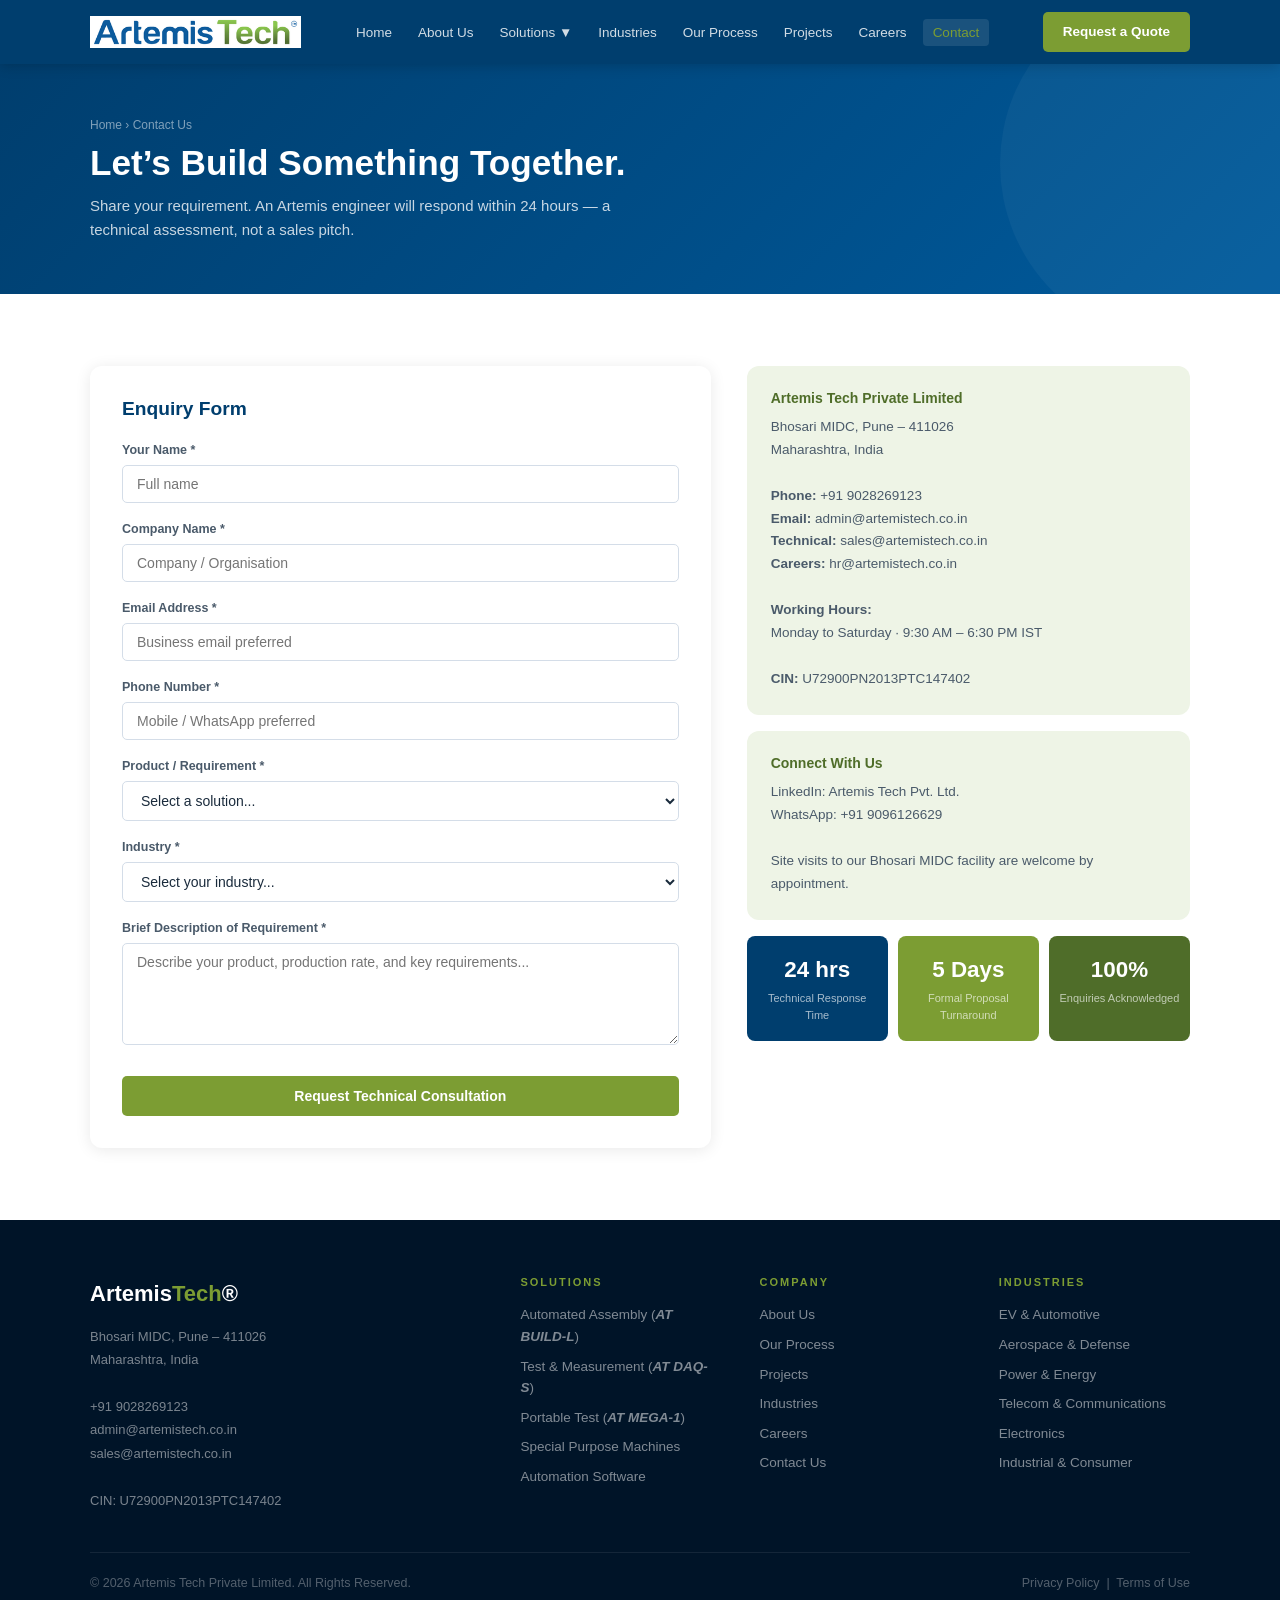
<file: contact.html>
<!DOCTYPE html>
<html lang="en">

<!-- Mirrored from www.artemistech.co.in/contact.html by HTTrack Website Copier/3.x [XR&CO'2014], Sat, 28 Mar 2026 04:03:52 GMT -->
<head>
<meta charset="UTF-8">
<meta name="viewport" content="width=device-width, initial-scale=1.0">
<meta name="description" content="Custom automation systems engineered to order. Bhosari MIDC, Pune.">
<title>Contact Us | Artemis Tech</title>
<link rel="stylesheet" href="css/style.css">
</head>
<body data-page="contact">
<nav class="nav" role="navigation">
  <div class="container nav-inner">
    <a href="index-2.html" class="nav-logo"><img src="[data-uri]" alt="Artemis Tech" height="32"></a>
    <ul class="nav-links">
      <li><a href="index-2.html" data-page="home">Home</a></li>
      <li><a href="about.html" data-page="about">About Us</a></li>
      <li class="nav-dropdown">
        <a class="dd-trigger" data-page="solutions">Solutions &#9660;</a>
        <div class="dd-menu">
          <a href="solutions.html">All Solutions</a>
          <div class="dd-divider"></div>
          <a href="at-build-l.html">Automated Assembly (AT BUILD L)</a>
          <a href="at-daq-s.html">Test &amp; Measurement (AT DAQ S)</a>
          <a href="at-mega-1.html">Portable Test (AT MEGA 1)</a>
          <a href="spm.html">Special Purpose Machines (SPM)</a>
          <a href="automation-software.html">Automation Software</a>
        </div>
      </li>
      <li><a href="industries.html" data-page="industries">Industries</a></li>
      <li><a href="process.html" data-page="process">Our Process</a></li>
      <li><a href="projects.html" data-page="projects">Projects</a></li>
      <li><a href="careers.html" data-page="careers">Careers</a></li>
      <li><a href="contact.html" data-page="contact">Contact</a></li>
    </ul>
    <a href="contact.html" class="nav-cta">Request a Quote</a>
    <div class="hamburger" aria-label="Menu"><span></span><span></span><span></span></div>
  </div>
</nav>
<div class="page-header">
  <div class="container">
    <div class="breadcrumb">Home &rsaquo; Contact Us</div>
    <h1>Let&rsquo;s Build Something Together.</h1>
    <p>Share your requirement. An Artemis engineer will respond within 24 hours &mdash; a technical assessment, not a sales pitch.</p>
  </div>
</div>
<section class="section">
  <div class="container">
    <div class="contact-grid">
      <div class="form-card">
        <h3>Enquiry Form</h3>
        <form id="enquiry-form" novalidate>
          <div class="form-row"><label for="f-name">Your Name *</label><input id="f-name" class="form-input" type="text" placeholder="Full name" required></div>
          <div class="form-row"><label for="f-company">Company Name *</label><input id="f-company" class="form-input" type="text" placeholder="Company / Organisation" required></div>
          <div class="form-row"><label for="f-email">Email Address *</label><input id="f-email" class="form-input" type="email" placeholder="Business email preferred" required></div>
          <div class="form-row"><label for="f-phone">Phone Number *</label><input id="f-phone" class="form-input" type="tel" placeholder="Mobile / WhatsApp preferred" required></div>
          <div class="form-row"><label for="f-product">Product / Requirement *</label>
            <select id="f-product" class="form-input" required>
              <option value="">Select a solution...</option>
              <option>Automated Assembly (AT BUILD L)</option>
              <option>Test &amp; Measurement (AT DAQ S)</option>
              <option>Portable Test (AT MEGA 1)</option>
              <option>Special Purpose Machine (SPM)</option>
              <option>Automation Software</option>
              <option>Other</option>
            </select>
          </div>
          <div class="form-row"><label for="f-industry">Industry *</label>
            <select id="f-industry" class="form-input" required>
              <option value="">Select your industry...</option>
              <option>EV &amp; Automotive</option>
              <option>Aerospace &amp; Defense</option>
              <option>Power &amp; Energy</option>
              <option>Telecom &amp; Communications</option>
              <option>Electronics</option>
              <option>Industrial &amp; Consumer Products</option>
              <option>Other</option>
            </select>
          </div>
          <div class="form-row"><label for="f-desc">Brief Description of Requirement *</label>
            <textarea id="f-desc" class="form-input" rows="5" placeholder="Describe your product, production rate, and key requirements..." required></textarea>
          </div>
          <button type="submit" class="form-submit">Request Technical Consultation</button>
        </form>
      </div>
      <div>
        <div class="info-card">
          <h4>Artemis Tech Private Limited</h4>
          <p>Bhosari MIDC, Pune &ndash; 411026<br>Maharashtra, India<br><br>
          <strong>Phone:</strong> +91 9028269123<br>
          <strong>Email:</strong> admin@artemistech.co.in<br>
          <strong>Technical:</strong> sales@artemistech.co.in<br>
          <strong>Careers:</strong> hr@artemistech.co.in<br><br>
          <strong>Working Hours:</strong><br>Monday to Saturday &middot; 9:30 AM &ndash; 6:30 PM IST<br><br>
          <strong>CIN:</strong> U72900PN2013PTC147402</p>
        </div>
        <div class="info-card">
          <h4>Connect With Us</h4>
          <p>LinkedIn: Artemis Tech Pvt. Ltd.<br>WhatsApp: +91 9096126629<br><br>Site visits to our Bhosari MIDC facility are welcome by appointment.</p>
        </div>
        <div class="response-stats">
          <div class="rs-box" style="background:var(--bd)"><div class="rs-num">24 hrs</div><div class="rs-lbl">Technical Response Time</div></div>
          <div class="rs-box" style="background:var(--gm)"><div class="rs-num">5 Days</div><div class="rs-lbl">Formal Proposal Turnaround</div></div>
          <div class="rs-box" style="background:var(--gd)"><div class="rs-num">100%</div><div class="rs-lbl">Enquiries Acknowledged</div></div>
        </div>
      </div>
    </div>
  </div>
</section>

<footer>
  <div class="container">
    <div class="footer-grid">
      <div>
        <div class="footer-logo-text">Artemis<span>Tech</span>&reg;</div>
        <div class="footer-addr">Bhosari MIDC, Pune &ndash; 411026<br>Maharashtra, India<br><br>+91 9028269123<br>
          admin@artemistech.co.in<br>
          sales@artemistech.co.in<br><br>CIN: U72900PN2013PTC147402</div>
      </div>
      <div class="footer-col">
        <h5>Solutions</h5>
        <a href="at-build-l.html">Automated Assembly (<b><i>AT BUILD-L</i></b>)</a>
        <a href="at-daq-s.html">Test &amp; Measurement (<b><i>AT DAQ-S</i></b>)</a>
        <a href="at-mega-1.html">Portable Test (<b><i>AT MEGA-1</i></b>)</a>
        <a href="spm.html">Special Purpose Machines</a>
        <a href="automation-software.html">Automation Software</a>
      </div>
      <div class="footer-col">
        <h5>Company</h5>
        <a href="about.html">About Us</a>
        <a href="process.html">Our Process</a>
        <a href="projects.html">Projects</a>
        <a href="industries.html">Industries</a>
        <a href="careers.html">Careers</a>
        <a href="contact.html">Contact Us</a>
      </div>
      <div class="footer-col">
        <h5>Industries</h5>
        <a href="industries.html#ev">EV &amp; Automotive</a>
        <a href="industries.html#aerospace">Aerospace &amp; Defense</a>
        <a href="industries.html#power">Power &amp; Energy</a>
        <a href="industries.html#telecom">Telecom &amp; Communications</a>
        <a href="industries.html#electronics">Electronics</a>
        <a href="industries.html#industrial">Industrial &amp; Consumer</a>
      </div>
    </div>
    <div class="footer-bar">
      <span>&copy; 2026 Artemis Tech Private Limited. All Rights Reserved.</span>
      <span>Privacy Policy &nbsp;|&nbsp; Terms of Use</span>
    </div>
  </div>
</footer>
<script src="js/main.js"></script></body>
<!-- Mirrored from www.artemistech.co.in/contact.html by HTTrack Website Copier/3.x [XR&CO'2014], Sat, 28 Mar 2026 04:03:52 GMT -->
</html>
</file>
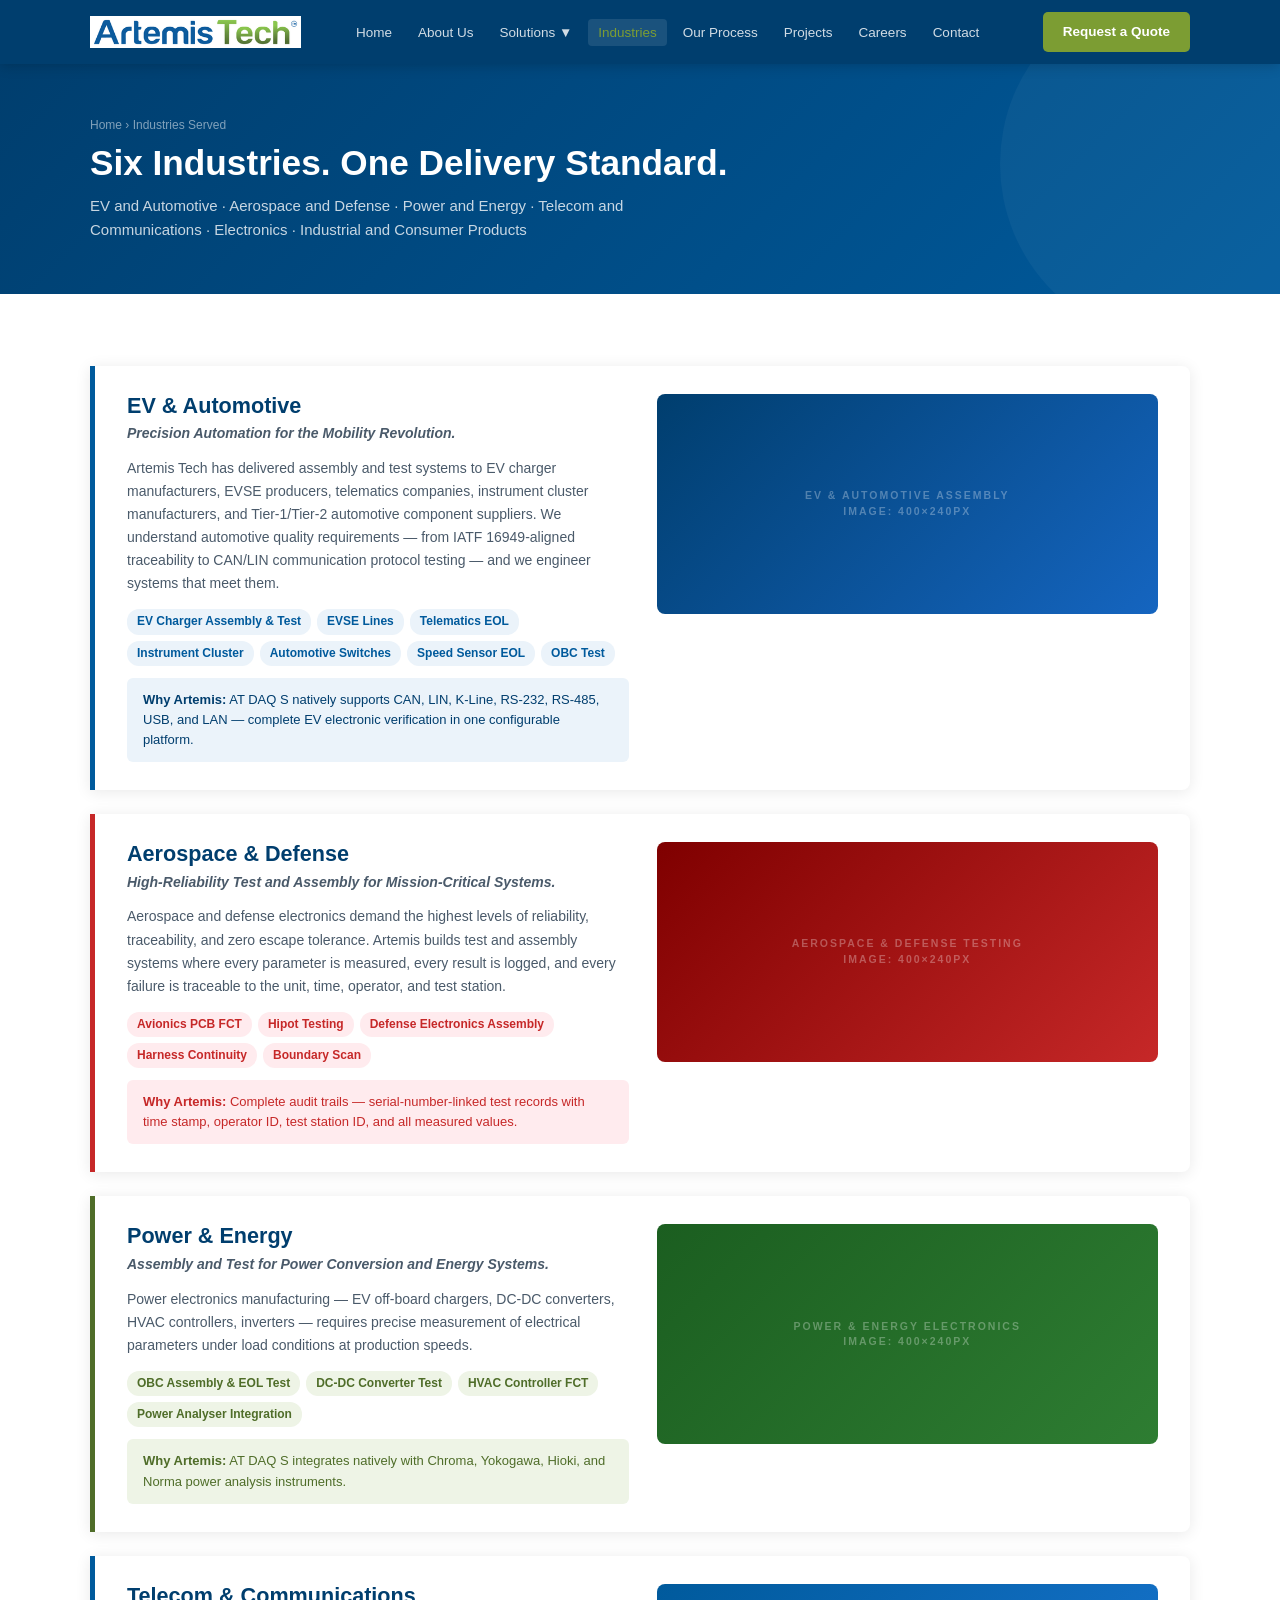
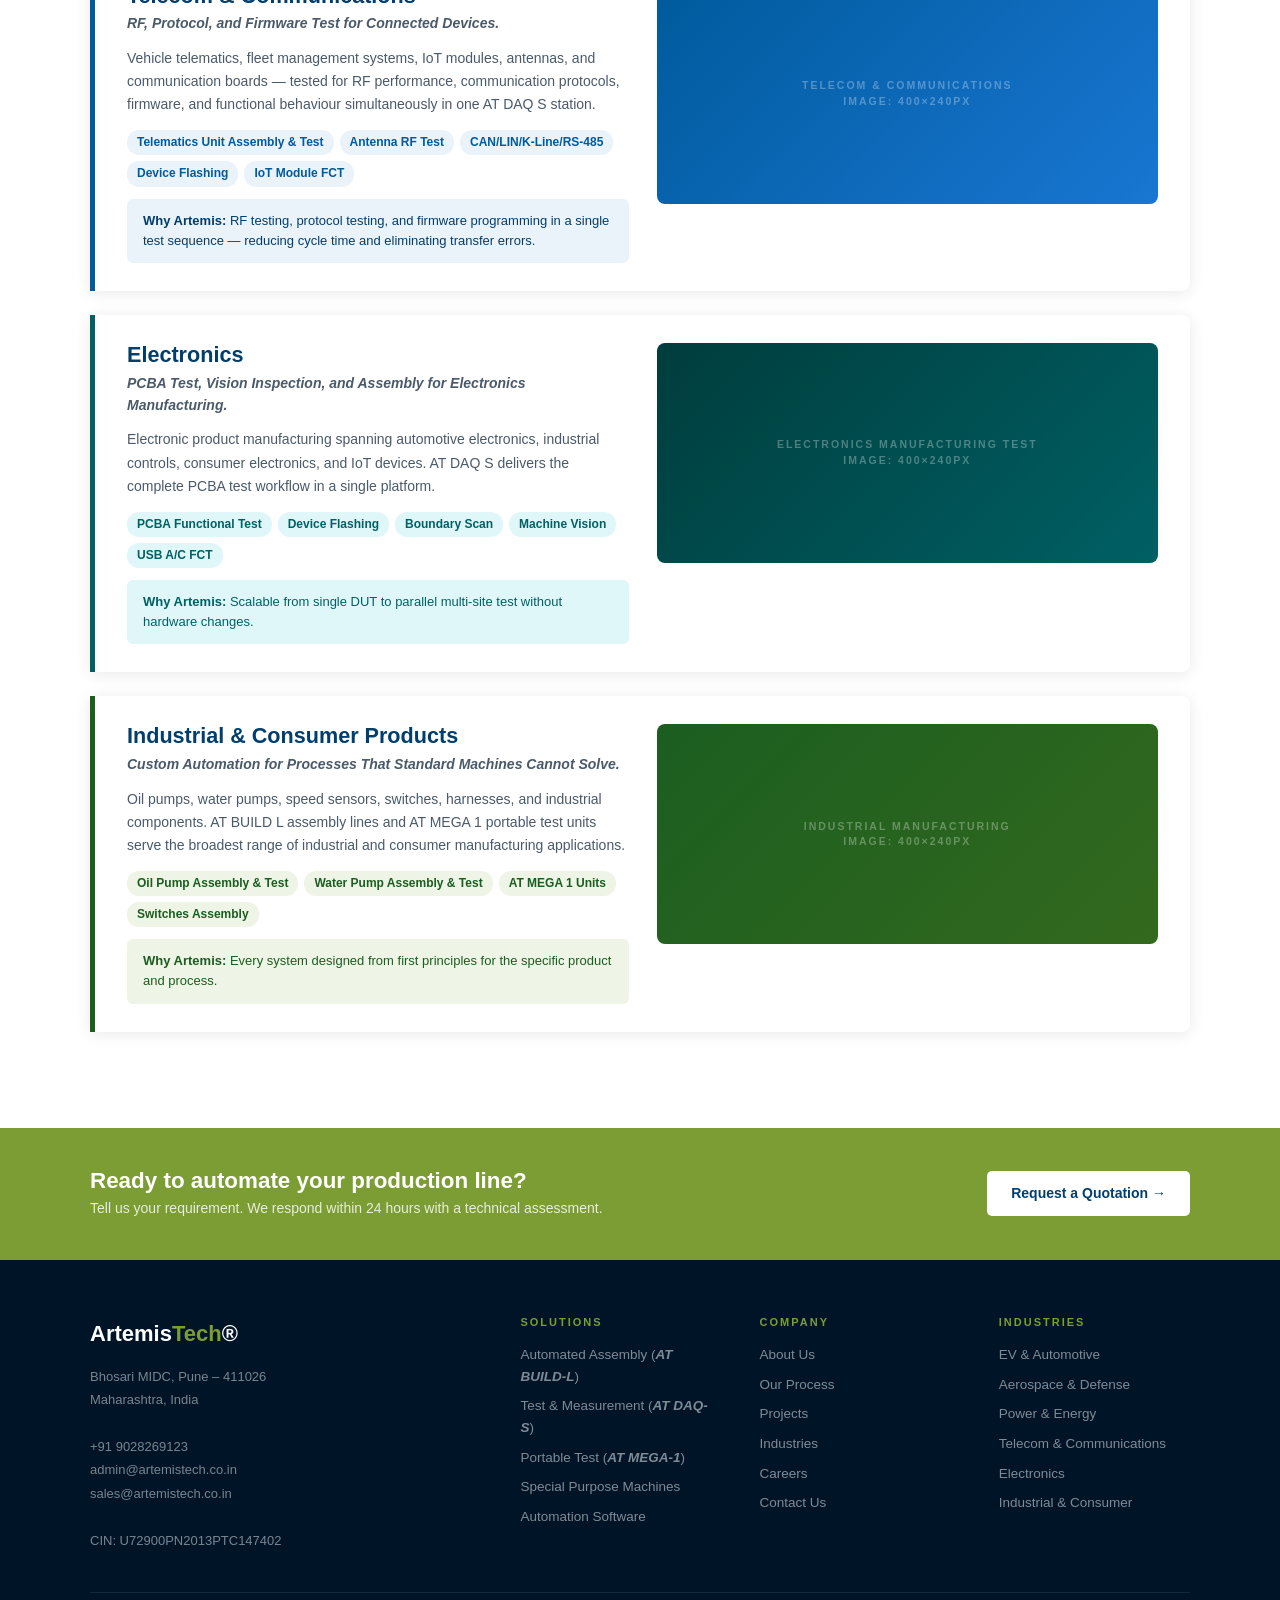
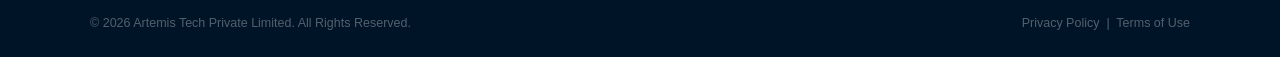
<file: industries.html>
<!DOCTYPE html>
<html lang="en">

<!-- Mirrored from www.artemistech.co.in/industries.html by HTTrack Website Copier/3.x [XR&CO'2014], Sat, 28 Mar 2026 04:03:52 GMT -->
<head>
<meta charset="UTF-8">
<meta name="viewport" content="width=device-width, initial-scale=1.0">
<meta name="description" content="Custom automation systems engineered to order. Bhosari MIDC, Pune.">
<title>Industries Served | Artemis Tech</title>
<link rel="stylesheet" href="css/style.css">
</head>
<body data-page="industries">
<nav class="nav" role="navigation">
  <div class="container nav-inner">
    <a href="index-2.html" class="nav-logo"><img src="[data-uri]" alt="Artemis Tech" height="32"></a>
    <ul class="nav-links">
      <li><a href="index-2.html" data-page="home">Home</a></li>
      <li><a href="about.html" data-page="about">About Us</a></li>
      <li class="nav-dropdown">
        <a class="dd-trigger" data-page="solutions">Solutions &#9660;</a>
        <div class="dd-menu">
          <a href="solutions.html">All Solutions</a>
          <div class="dd-divider"></div>
          <a href="at-build-l.html">Automated Assembly (AT BUILD L)</a>
          <a href="at-daq-s.html">Test &amp; Measurement (AT DAQ S)</a>
          <a href="at-mega-1.html">Portable Test (AT MEGA 1)</a>
          <a href="spm.html">Special Purpose Machines (SPM)</a>
          <a href="automation-software.html">Automation Software</a>
        </div>
      </li>
      <li><a href="industries.html" data-page="industries">Industries</a></li>
      <li><a href="process.html" data-page="process">Our Process</a></li>
      <li><a href="projects.html" data-page="projects">Projects</a></li>
      <li><a href="careers.html" data-page="careers">Careers</a></li>
      <li><a href="contact.html" data-page="contact">Contact</a></li>
    </ul>
    <a href="contact.html" class="nav-cta">Request a Quote</a>
    <div class="hamburger" aria-label="Menu"><span></span><span></span><span></span></div>
  </div>
</nav>
<div class="page-header">
  <div class="container">
    <div class="breadcrumb">Home &rsaquo; Industries Served</div>
    <h1>Six Industries. One Delivery Standard.</h1>
    <p>EV and Automotive &middot; Aerospace and Defense &middot; Power and Energy &middot; Telecom and Communications &middot; Electronics &middot; Industrial and Consumer Products</p>
  </div>
</div>
<section class="section">
  <div class="container">
    <div id="ev" class="ind-card">
      <div class="grid-2" style="gap:28px;align-items:flex-start">
        <div>
          <h3>EV &amp; Automotive</h3>
          <div class="headline">Precision Automation for the Mobility Revolution.</div>
          <p>Artemis Tech has delivered assembly and test systems to EV charger manufacturers, EVSE producers, telematics companies, instrument cluster manufacturers, and Tier-1/Tier-2 automotive component suppliers. We understand automotive quality requirements &mdash; from IATF 16949-aligned traceability to CAN/LIN communication protocol testing &mdash; and we engineer systems that meet them.</p>
          <div class="tag-list">
            <span class="tag">EV Charger Assembly &amp; Test</span><span class="tag">EVSE Lines</span><span class="tag">Telematics EOL</span>
            <span class="tag">Instrument Cluster</span><span class="tag">Automotive Switches</span><span class="tag">Speed Sensor EOL</span><span class="tag">OBC Test</span>
          </div>
          <div class="why-box"><strong>Why Artemis:</strong> AT DAQ S natively supports CAN, LIN, K-Line, RS-232, RS-485, USB, and LAN &mdash; complete EV electronic verification in one configurable platform.</div>
        </div><div class="bg-ev" style="height:220px;display:flex;align-items:center;justify-content:center;border-radius:8px"><span class="photo-label">EV &amp; Automotive Assembly<br>Image: 400&times;240px</span></div>
      </div>
    </div>
    <div id="aerospace" class="ind-card ic-rd">
      <div class="grid-2" style="gap:28px;align-items:flex-start">
        <div>
          <h3>Aerospace &amp; Defense</h3>
          <div class="headline">High-Reliability Test and Assembly for Mission-Critical Systems.</div>
          <p>Aerospace and defense electronics demand the highest levels of reliability, traceability, and zero escape tolerance. Artemis builds test and assembly systems where every parameter is measured, every result is logged, and every failure is traceable to the unit, time, operator, and test station.</p>
          <div class="tag-list" style="--t-bg:#FFEBEE;--t-c:var(--rd)">
            <span class="tag" style="background:#FFEBEE;color:var(--rd)">Avionics PCB FCT</span>
            <span class="tag" style="background:#FFEBEE;color:var(--rd)">Hipot Testing</span>
            <span class="tag" style="background:#FFEBEE;color:var(--rd)">Defense Electronics Assembly</span>
            <span class="tag" style="background:#FFEBEE;color:var(--rd)">Harness Continuity</span>
            <span class="tag" style="background:#FFEBEE;color:var(--rd)">Boundary Scan</span>
          </div>
          <div class="why-box" style="background:#FFEBEE;color:var(--rd)"><strong>Why Artemis:</strong> Complete audit trails &mdash; serial-number-linked test records with time stamp, operator ID, test station ID, and all measured values.</div>
        </div><div class="bg-aerospace" style="height:220px;display:flex;align-items:center;justify-content:center;border-radius:8px"><span class="photo-label">Aerospace &amp; Defense Testing<br>Image: 400&times;240px</span></div>
      </div>
    </div>
    <div id="power" class="ind-card ic-gd">
      <div class="grid-2" style="gap:28px;align-items:flex-start">
        <div>
          <h3>Power &amp; Energy</h3>
          <div class="headline">Assembly and Test for Power Conversion and Energy Systems.</div>
          <p>Power electronics manufacturing &mdash; EV off-board chargers, DC-DC converters, HVAC controllers, inverters &mdash; requires precise measurement of electrical parameters under load conditions at production speeds.</p>
          <div class="tag-list">
            <span class="tag" style="background:var(--gpale);color:var(--gd)">OBC Assembly &amp; EOL Test</span>
            <span class="tag" style="background:var(--gpale);color:var(--gd)">DC-DC Converter Test</span>
            <span class="tag" style="background:var(--gpale);color:var(--gd)">HVAC Controller FCT</span>
            <span class="tag" style="background:var(--gpale);color:var(--gd)">Power Analyser Integration</span>
          </div>
          <div class="why-box" style="background:var(--gpale);color:var(--gd)"><strong>Why Artemis:</strong> AT DAQ S integrates natively with Chroma, Yokogawa, Hioki, and Norma power analysis instruments.</div>
        </div><div class="bg-power" style="height:220px;display:flex;align-items:center;justify-content:center;border-radius:8px"><span class="photo-label">Power &amp; Energy Electronics<br>Image: 400&times;240px</span></div>
      </div>
    </div>
    <div id="telecom" class="ind-card ic-bm">
      <div class="grid-2" style="gap:28px;align-items:flex-start">
        <div>
          <h3>Telecom &amp; Communications</h3>
          <div class="headline">RF, Protocol, and Firmware Test for Connected Devices.</div>
          <p>Vehicle telematics, fleet management systems, IoT modules, antennas, and communication boards &mdash; tested for RF performance, communication protocols, firmware, and functional behaviour simultaneously in one AT DAQ S station.</p>
          <div class="tag-list">
            <span class="tag">Telematics Unit Assembly &amp; Test</span><span class="tag">Antenna RF Test</span>
            <span class="tag">CAN/LIN/K-Line/RS-485</span><span class="tag">Device Flashing</span><span class="tag">IoT Module FCT</span>
          </div>
          <div class="why-box"><strong>Why Artemis:</strong> RF testing, protocol testing, and firmware programming in a single test sequence &mdash; reducing cycle time and eliminating transfer errors.</div>
        </div><div class="bg-telecom" style="height:220px;display:flex;align-items:center;justify-content:center;border-radius:8px"><span class="photo-label">Telecom &amp; Communications<br>Image: 400&times;240px</span></div>
      </div>
    </div>
    <div id="electronics" class="ind-card ic-tl">
      <div class="grid-2" style="gap:28px;align-items:flex-start">
        <div>
          <h3>Electronics</h3>
          <div class="headline">PCBA Test, Vision Inspection, and Assembly for Electronics Manufacturing.</div>
          <p>Electronic product manufacturing spanning automotive electronics, industrial controls, consumer electronics, and IoT devices. AT DAQ S delivers the complete PCBA test workflow in a single platform.</p>
          <div class="tag-list">
            <span class="tag" style="background:var(--tealp);color:var(--tl)">PCBA Functional Test</span>
            <span class="tag" style="background:var(--tealp);color:var(--tl)">Device Flashing</span>
            <span class="tag" style="background:var(--tealp);color:var(--tl)">Boundary Scan</span>
            <span class="tag" style="background:var(--tealp);color:var(--tl)">Machine Vision</span>
            <span class="tag" style="background:var(--tealp);color:var(--tl)">USB A/C FCT</span>
          </div>
          <div class="why-box" style="background:var(--tealp);color:var(--tl)"><strong>Why Artemis:</strong> Scalable from single DUT to parallel multi-site test without hardware changes.</div>
        </div><div class="bg-electronics" style="height:220px;display:flex;align-items:center;justify-content:center;border-radius:8px"><span class="photo-label">Electronics Manufacturing Test<br>Image: 400&times;240px</span></div>
      </div>
    </div>
    <div id="industrial" class="ind-card ic-dkgn">
      <div class="grid-2" style="gap:28px;align-items:flex-start">
        <div>
          <h3>Industrial &amp; Consumer Products</h3>
          <div class="headline">Custom Automation for Processes That Standard Machines Cannot Solve.</div>
          <p>Oil pumps, water pumps, speed sensors, switches, harnesses, and industrial components. AT BUILD L assembly lines and AT MEGA 1 portable test units serve the broadest range of industrial and consumer manufacturing applications.</p>
          <div class="tag-list">
            <span class="tag" style="background:var(--gpale);color:var(--dkgn)">Oil Pump Assembly &amp; Test</span>
            <span class="tag" style="background:var(--gpale);color:var(--dkgn)">Water Pump Assembly &amp; Test</span>
            <span class="tag" style="background:var(--gpale);color:var(--dkgn)">AT MEGA 1 Units</span>
            <span class="tag" style="background:var(--gpale);color:var(--dkgn)">Switches Assembly</span>
          </div>
          <div class="why-box" style="background:var(--gpale);color:var(--dkgn)"><strong>Why Artemis:</strong> Every system designed from first principles for the specific product and process.</div>
        </div><div class="bg-industrial" style="height:220px;display:flex;align-items:center;justify-content:center;border-radius:8px"><span class="photo-label">Industrial Manufacturing<br>Image: 400&times;240px</span></div>
      </div>
    </div>
  </div>
</section>

<section class="cta-strip" style="background:var(--gm)">
  <div class="container cta-inner">
    <div class="cta-text"><h3>Ready to automate your production line?</h3><p>Tell us your requirement. We respond within 24 hours with a technical assessment.</p></div>
    <a href="contact.html" class="btn btn-white">Request a Quotation &rarr;</a>
  </div>
</section>
<footer>
  <div class="container">
    <div class="footer-grid">
      <div>
        <div class="footer-logo-text">Artemis<span>Tech</span>&reg;</div>
        <div class="footer-addr">Bhosari MIDC, Pune &ndash; 411026<br>Maharashtra, India<br><br>+91 9028269123<br>
          admin@artemistech.co.in<br>
          sales@artemistech.co.in<br><br>CIN: U72900PN2013PTC147402</div>
      </div>
      <div class="footer-col">
        <h5>Solutions</h5>
        <a href="at-build-l.html">Automated Assembly (<b><i>AT BUILD-L</i></b>)</a>
        <a href="at-daq-s.html">Test &amp; Measurement (<b><i>AT DAQ-S</i></b>)</a>
        <a href="at-mega-1.html">Portable Test (<b><i>AT MEGA-1</i></b>)</a>
        <a href="spm.html">Special Purpose Machines</a>
        <a href="automation-software.html">Automation Software</a>
      </div>
      <div class="footer-col">
        <h5>Company</h5>
        <a href="about.html">About Us</a>
        <a href="process.html">Our Process</a>
        <a href="projects.html">Projects</a>
        <a href="industries.html">Industries</a>
        <a href="careers.html">Careers</a>
        <a href="contact.html">Contact Us</a>
      </div>
      <div class="footer-col">
        <h5>Industries</h5>
        <a href="industries.html#ev">EV &amp; Automotive</a>
        <a href="industries.html#aerospace">Aerospace &amp; Defense</a>
        <a href="industries.html#power">Power &amp; Energy</a>
        <a href="industries.html#telecom">Telecom &amp; Communications</a>
        <a href="industries.html#electronics">Electronics</a>
        <a href="industries.html#industrial">Industrial &amp; Consumer</a>
      </div>
    </div>
    <div class="footer-bar">
      <span>&copy; 2026 Artemis Tech Private Limited. All Rights Reserved.</span>
      <span>Privacy Policy &nbsp;|&nbsp; Terms of Use</span>
    </div>
  </div>
</footer>
<script src="js/main.js"></script></body>
<!-- Mirrored from www.artemistech.co.in/industries.html by HTTrack Website Copier/3.x [XR&CO'2014], Sat, 28 Mar 2026 04:03:52 GMT -->
</html>
</file>
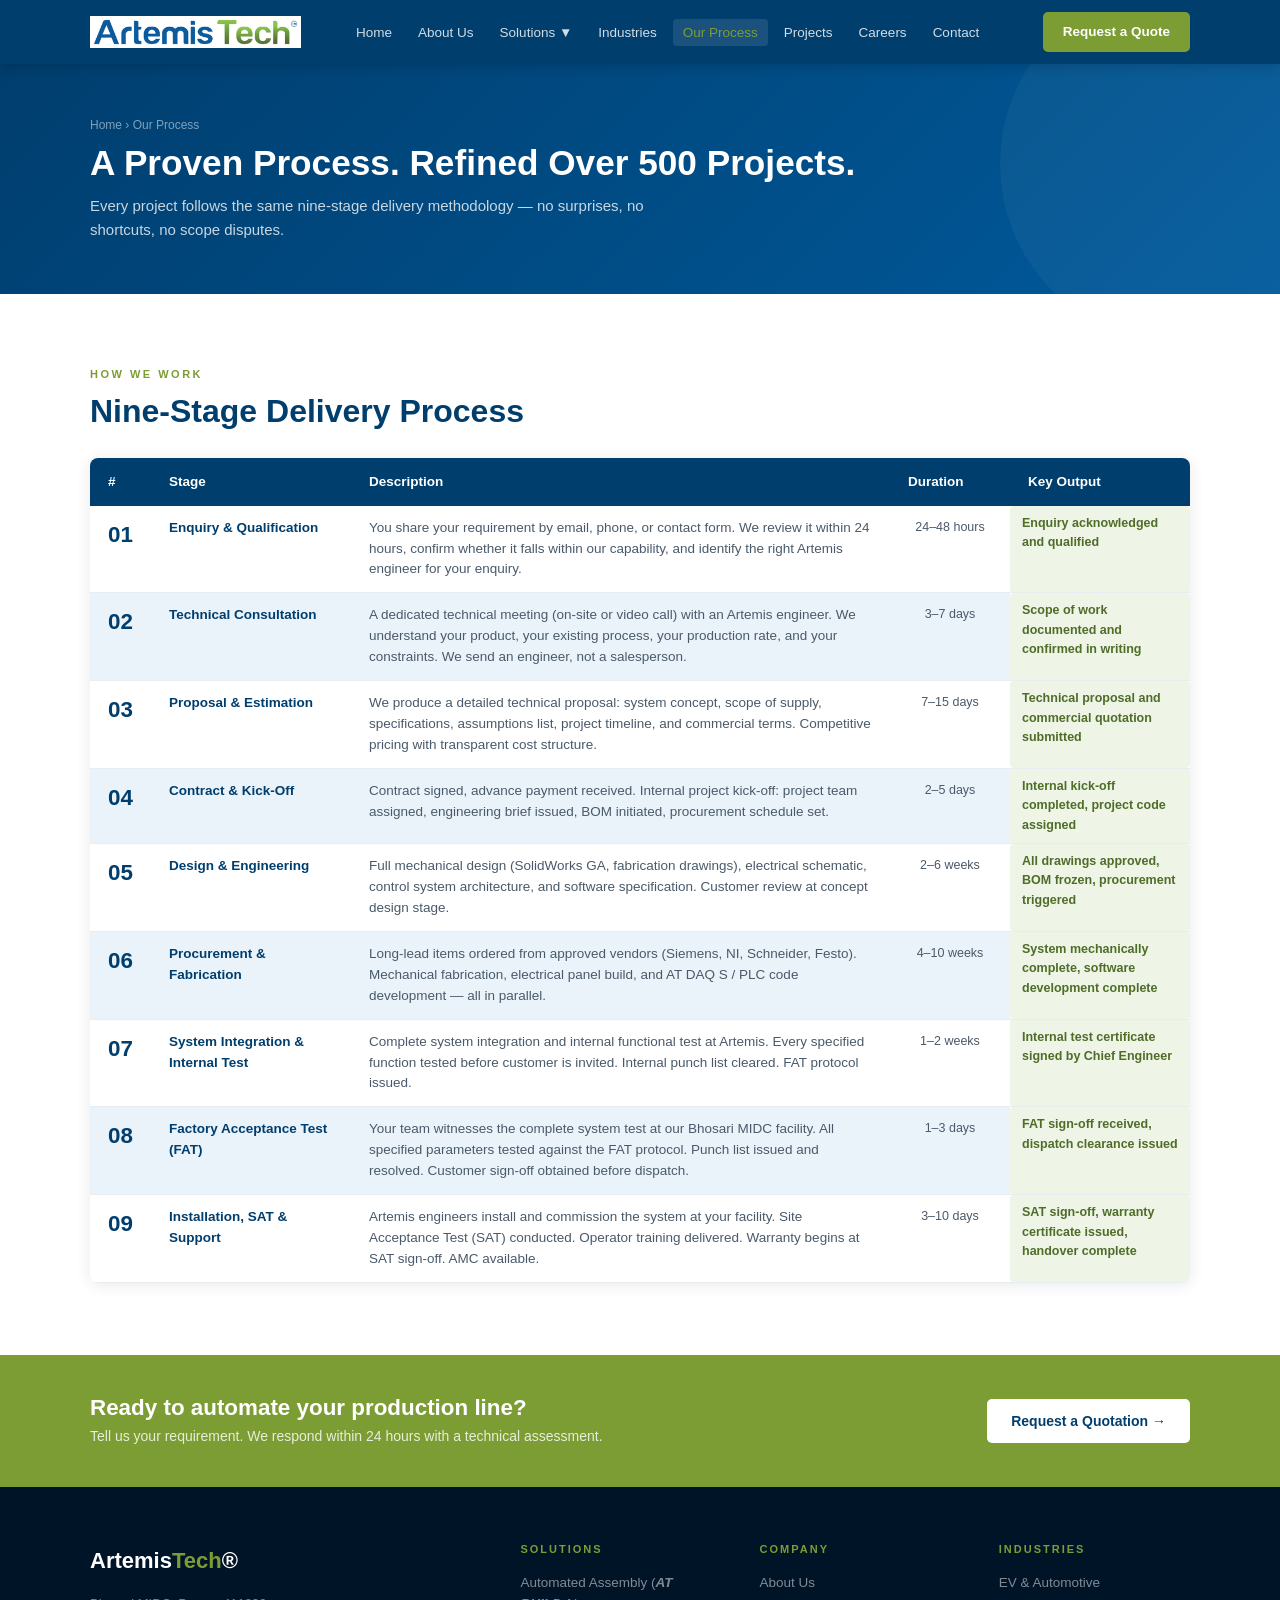
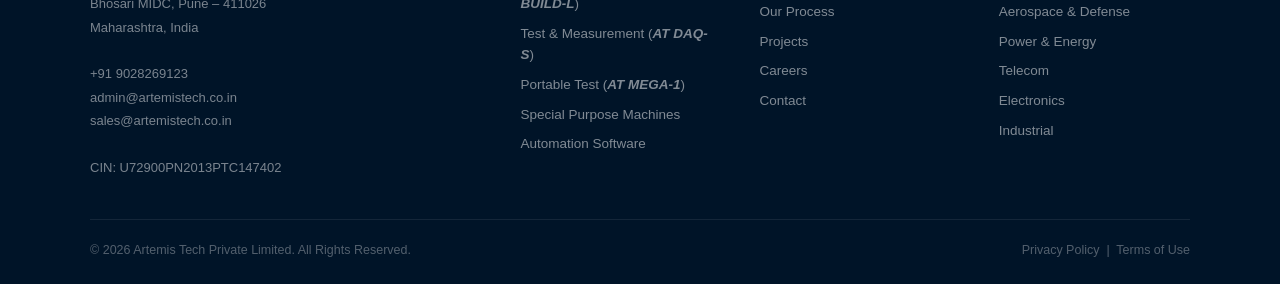
<file: process.html>
<!DOCTYPE html>
<html lang="en">

<!-- Mirrored from www.artemistech.co.in/process.html by HTTrack Website Copier/3.x [XR&CO'2014], Sat, 28 Mar 2026 04:03:52 GMT -->
<head>
<meta charset="UTF-8"><meta name="viewport" content="width=device-width, initial-scale=1.0">
<meta name="description" content="Custom automation systems engineered to order from Bhosari MIDC, Pune.">
<title>Our Process | Artemis Tech</title>
<link rel="stylesheet" href="css/style.css">
</head>
<body data-page="process"><nav class="nav" role="navigation">
  <div class="container nav-inner">
    <a href="index-2.html" class="nav-logo"><img src="[data-uri]" alt="Artemis Tech" height="32"></a>
    <ul class="nav-links">
      <li><a href="index-2.html" data-page="home">Home</a></li>
      <li><a href="about.html" data-page="about">About Us</a></li>
      <li class="nav-dropdown"><a class="dd-trigger" data-page="solutions">Solutions &#9660;</a>
        <div class="dd-menu">
          <a href="solutions.html">All Solutions</a><div class="dd-divider"></div>
          <a href="at-build-l.html">Automated Assembly (AT BUILD L)</a>
          <a href="at-daq-s.html">Test &amp; Measurement (AT DAQ S)</a>
          <a href="at-mega-1.html">Portable Test (AT MEGA 1)</a>
          <a href="spm.html">Special Purpose Machines (SPM)</a>
          <a href="automation-software.html">Automation Software</a>
        </div>
      </li>
      <li><a href="industries.html" data-page="industries">Industries</a></li>
      <li><a href="process.html" data-page="process">Our Process</a></li>
      <li><a href="projects.html" data-page="projects">Projects</a></li>
      <li><a href="careers.html" data-page="careers">Careers</a></li>
      <li><a href="contact.html" data-page="contact">Contact</a></li>
    </ul>
    <a href="contact.html" class="nav-cta">Request a Quote</a>
    <div class="hamburger"><span></span><span></span><span></span></div>
  </div>
</nav>
<div class="page-header">
  <div class="container">
    <div class="breadcrumb">Home &rsaquo; Our Process</div>
    <h1>A Proven Process. Refined Over 500 Projects.</h1>
    <p>Every project follows the same nine-stage delivery methodology &mdash; no surprises, no shortcuts, no scope disputes.</p>
  </div>
</div>
<section class="section">
  <div class="container">
    <span class="sec-label">How We Work</span>
    <h2 class="sec-title">Nine-Stage Delivery Process</h2>
    <div class="tbl-wrap" style="margin-top:28px">
      <table>
        <thead><tr><th style="width:60px">#</th><th style="width:200px">Stage</th><th>Description</th><th style="width:120px">Duration</th><th style="width:180px">Key Output</th></tr></thead>
        <tbody><tr>
  <td style="text-align:center;font-size:1.4rem;font-weight:900;color:var(--bd);width:60px">01</td>
  <td style="font-weight:700;color:var(--bd);width:200px">Enquiry &amp; Qualification</td>
  <td style="color:var(--mid)">You share your requirement by email, phone, or contact form. We review it within 24 hours, confirm whether it falls within our capability, and identify the right Artemis engineer for your enquiry.</td>
  <td style="text-align:center;color:var(--mid);font-size:12.5px;width:120px">24&ndash;48 hours</td>
  <td style="font-size:12.5px;font-weight:600;color:var(--gd);background:var(--gpale);border-radius:4px;padding:8px 12px;width:180px">Enquiry acknowledged and qualified</td>
</tr>
<tr>
  <td style="text-align:center;font-size:1.4rem;font-weight:900;color:var(--bd);width:60px">02</td>
  <td style="font-weight:700;color:var(--bd);width:200px">Technical Consultation</td>
  <td style="color:var(--mid)">A dedicated technical meeting (on-site or video call) with an Artemis engineer. We understand your product, your existing process, your production rate, and your constraints. We send an engineer, not a salesperson.</td>
  <td style="text-align:center;color:var(--mid);font-size:12.5px;width:120px">3&ndash;7 days</td>
  <td style="font-size:12.5px;font-weight:600;color:var(--gd);background:var(--gpale);border-radius:4px;padding:8px 12px;width:180px">Scope of work documented and confirmed in writing</td>
</tr>
<tr>
  <td style="text-align:center;font-size:1.4rem;font-weight:900;color:var(--bd);width:60px">03</td>
  <td style="font-weight:700;color:var(--bd);width:200px">Proposal &amp; Estimation</td>
  <td style="color:var(--mid)">We produce a detailed technical proposal: system concept, scope of supply, specifications, assumptions list, project timeline, and commercial terms. Competitive pricing with transparent cost structure.</td>
  <td style="text-align:center;color:var(--mid);font-size:12.5px;width:120px">7&ndash;15 days</td>
  <td style="font-size:12.5px;font-weight:600;color:var(--gd);background:var(--gpale);border-radius:4px;padding:8px 12px;width:180px">Technical proposal and commercial quotation submitted</td>
</tr>
<tr>
  <td style="text-align:center;font-size:1.4rem;font-weight:900;color:var(--bd);width:60px">04</td>
  <td style="font-weight:700;color:var(--bd);width:200px">Contract &amp; Kick-Off</td>
  <td style="color:var(--mid)">Contract signed, advance payment received. Internal project kick-off: project team assigned, engineering brief issued, BOM initiated, procurement schedule set.</td>
  <td style="text-align:center;color:var(--mid);font-size:12.5px;width:120px">2&ndash;5 days</td>
  <td style="font-size:12.5px;font-weight:600;color:var(--gd);background:var(--gpale);border-radius:4px;padding:8px 12px;width:180px">Internal kick-off completed, project code assigned</td>
</tr>
<tr>
  <td style="text-align:center;font-size:1.4rem;font-weight:900;color:var(--bd);width:60px">05</td>
  <td style="font-weight:700;color:var(--bd);width:200px">Design &amp; Engineering</td>
  <td style="color:var(--mid)">Full mechanical design (SolidWorks GA, fabrication drawings), electrical schematic, control system architecture, and software specification. Customer review at concept design stage.</td>
  <td style="text-align:center;color:var(--mid);font-size:12.5px;width:120px">2&ndash;6 weeks</td>
  <td style="font-size:12.5px;font-weight:600;color:var(--gd);background:var(--gpale);border-radius:4px;padding:8px 12px;width:180px">All drawings approved, BOM frozen, procurement triggered</td>
</tr>
<tr>
  <td style="text-align:center;font-size:1.4rem;font-weight:900;color:var(--bd);width:60px">06</td>
  <td style="font-weight:700;color:var(--bd);width:200px">Procurement &amp; Fabrication</td>
  <td style="color:var(--mid)">Long-lead items ordered from approved vendors (Siemens, NI, Schneider, Festo). Mechanical fabrication, electrical panel build, and AT DAQ S / PLC code development &mdash; all in parallel.</td>
  <td style="text-align:center;color:var(--mid);font-size:12.5px;width:120px">4&ndash;10 weeks</td>
  <td style="font-size:12.5px;font-weight:600;color:var(--gd);background:var(--gpale);border-radius:4px;padding:8px 12px;width:180px">System mechanically complete, software development complete</td>
</tr>
<tr>
  <td style="text-align:center;font-size:1.4rem;font-weight:900;color:var(--bd);width:60px">07</td>
  <td style="font-weight:700;color:var(--bd);width:200px">System Integration &amp; Internal Test</td>
  <td style="color:var(--mid)">Complete system integration and internal functional test at Artemis. Every specified function tested before customer is invited. Internal punch list cleared. FAT protocol issued.</td>
  <td style="text-align:center;color:var(--mid);font-size:12.5px;width:120px">1&ndash;2 weeks</td>
  <td style="font-size:12.5px;font-weight:600;color:var(--gd);background:var(--gpale);border-radius:4px;padding:8px 12px;width:180px">Internal test certificate signed by Chief Engineer</td>
</tr>
<tr>
  <td style="text-align:center;font-size:1.4rem;font-weight:900;color:var(--bd);width:60px">08</td>
  <td style="font-weight:700;color:var(--bd);width:200px">Factory Acceptance Test (FAT)</td>
  <td style="color:var(--mid)">Your team witnesses the complete system test at our Bhosari MIDC facility. All specified parameters tested against the FAT protocol. Punch list issued and resolved. Customer sign-off obtained before dispatch.</td>
  <td style="text-align:center;color:var(--mid);font-size:12.5px;width:120px">1&ndash;3 days</td>
  <td style="font-size:12.5px;font-weight:600;color:var(--gd);background:var(--gpale);border-radius:4px;padding:8px 12px;width:180px">FAT sign-off received, dispatch clearance issued</td>
</tr>
<tr>
  <td style="text-align:center;font-size:1.4rem;font-weight:900;color:var(--bd);width:60px">09</td>
  <td style="font-weight:700;color:var(--bd);width:200px">Installation, SAT &amp; Support</td>
  <td style="color:var(--mid)">Artemis engineers install and commission the system at your facility. Site Acceptance Test (SAT) conducted. Operator training delivered. Warranty begins at SAT sign-off. AMC available.</td>
  <td style="text-align:center;color:var(--mid);font-size:12.5px;width:120px">3&ndash;10 days</td>
  <td style="font-size:12.5px;font-weight:600;color:var(--gd);background:var(--gpale);border-radius:4px;padding:8px 12px;width:180px">SAT sign-off, warranty certificate issued, handover complete</td>
</tr></tbody>
      </table>
    </div>
  </div>
</section>
<section class="cta-strip" style="background:var(--gm)"><div class="container cta-inner"><div class="cta-text"><h3>Ready to automate your production line?</h3><p>Tell us your requirement. We respond within 24 hours with a technical assessment.</p></div><a href="contact.html" class="btn btn-white">Request a Quotation &rarr;</a></div></section><footer>
  <div class="container">
    <div class="footer-grid">
      <div><div class="footer-logo-text">Artemis<span>Tech</span>&reg;</div>
        <div class="footer-addr">Bhosari MIDC, Pune &ndash; 411026<br>Maharashtra, India<br><br>+91 9028269123<br>
          admin@artemistech.co.in<br>
          sales@artemistech.co.in<br><br>CIN: U72900PN2013PTC147402</div></div>
      <div class="footer-col"><h5>Solutions</h5><a href="at-build-l.html">Automated Assembly (<b><i>AT BUILD-L</i></b>)</a>
        <a href="at-daq-s.html">Test &amp; Measurement (<b><i>AT DAQ-S</i></b>)</a>
        <a href="at-mega-1.html">Portable Test (<b><i>AT MEGA-1</i></b>)</a>
        <a href="spm.html">Special Purpose Machines</a>
        <a href="automation-software.html">Automation Software</a></div>
      <div class="footer-col"><h5>Company</h5><a href="about.html">About Us</a><a href="process.html">Our Process</a><a href="projects.html">Projects</a><a href="careers.html">Careers</a><a href="contact.html">Contact</a></div>
      <div class="footer-col"><h5>Industries</h5><a href="industries.html#ev">EV &amp; Automotive</a><a href="industries.html#aerospace">Aerospace &amp; Defense</a><a href="industries.html#power">Power &amp; Energy</a><a href="industries.html#telecom">Telecom</a><a href="industries.html#electronics">Electronics</a><a href="industries.html#industrial">Industrial</a></div>
    </div>
    <div class="footer-bar"><span>&copy; 2026 Artemis Tech Private Limited. All Rights Reserved.</span><span>Privacy Policy &nbsp;|&nbsp; Terms of Use</span></div>
  </div>
</footer><script src="js/main.js"></script></body>
<!-- Mirrored from www.artemistech.co.in/process.html by HTTrack Website Copier/3.x [XR&CO'2014], Sat, 28 Mar 2026 04:03:52 GMT -->
</html>
</file>
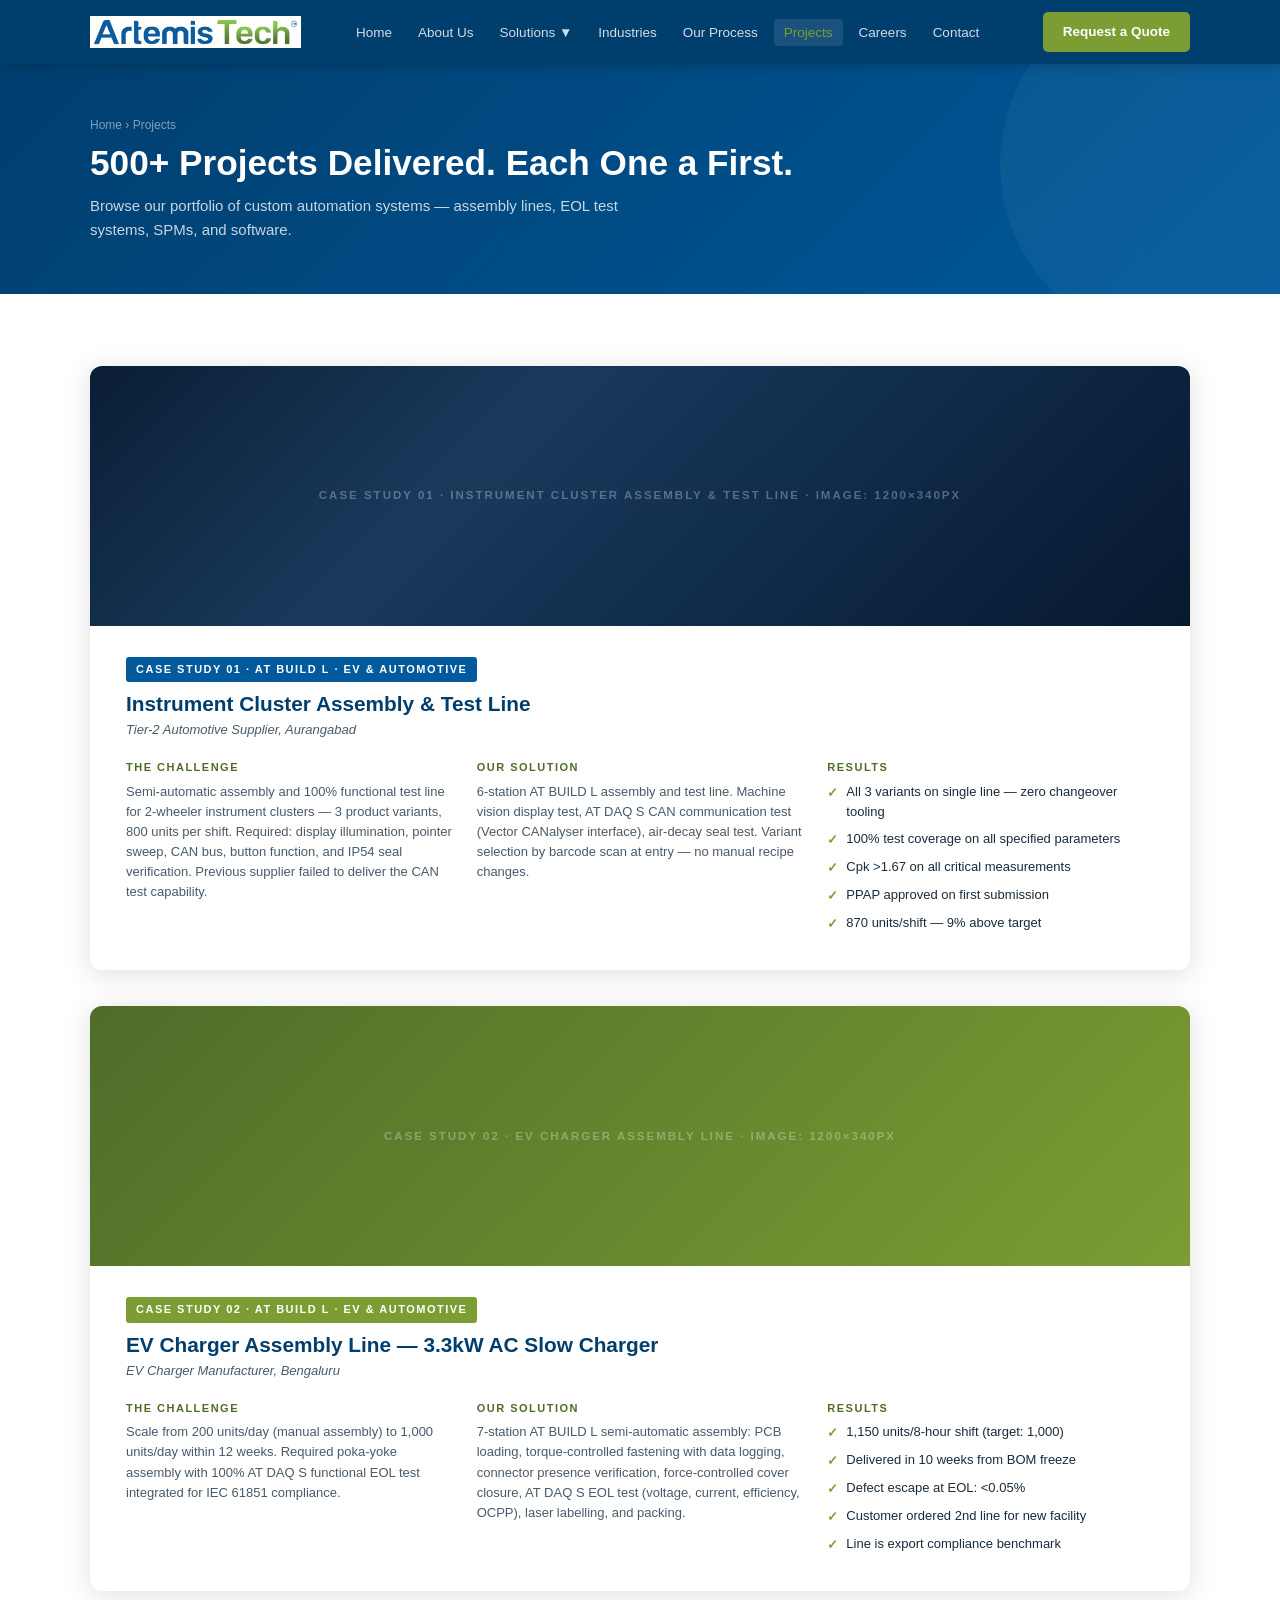
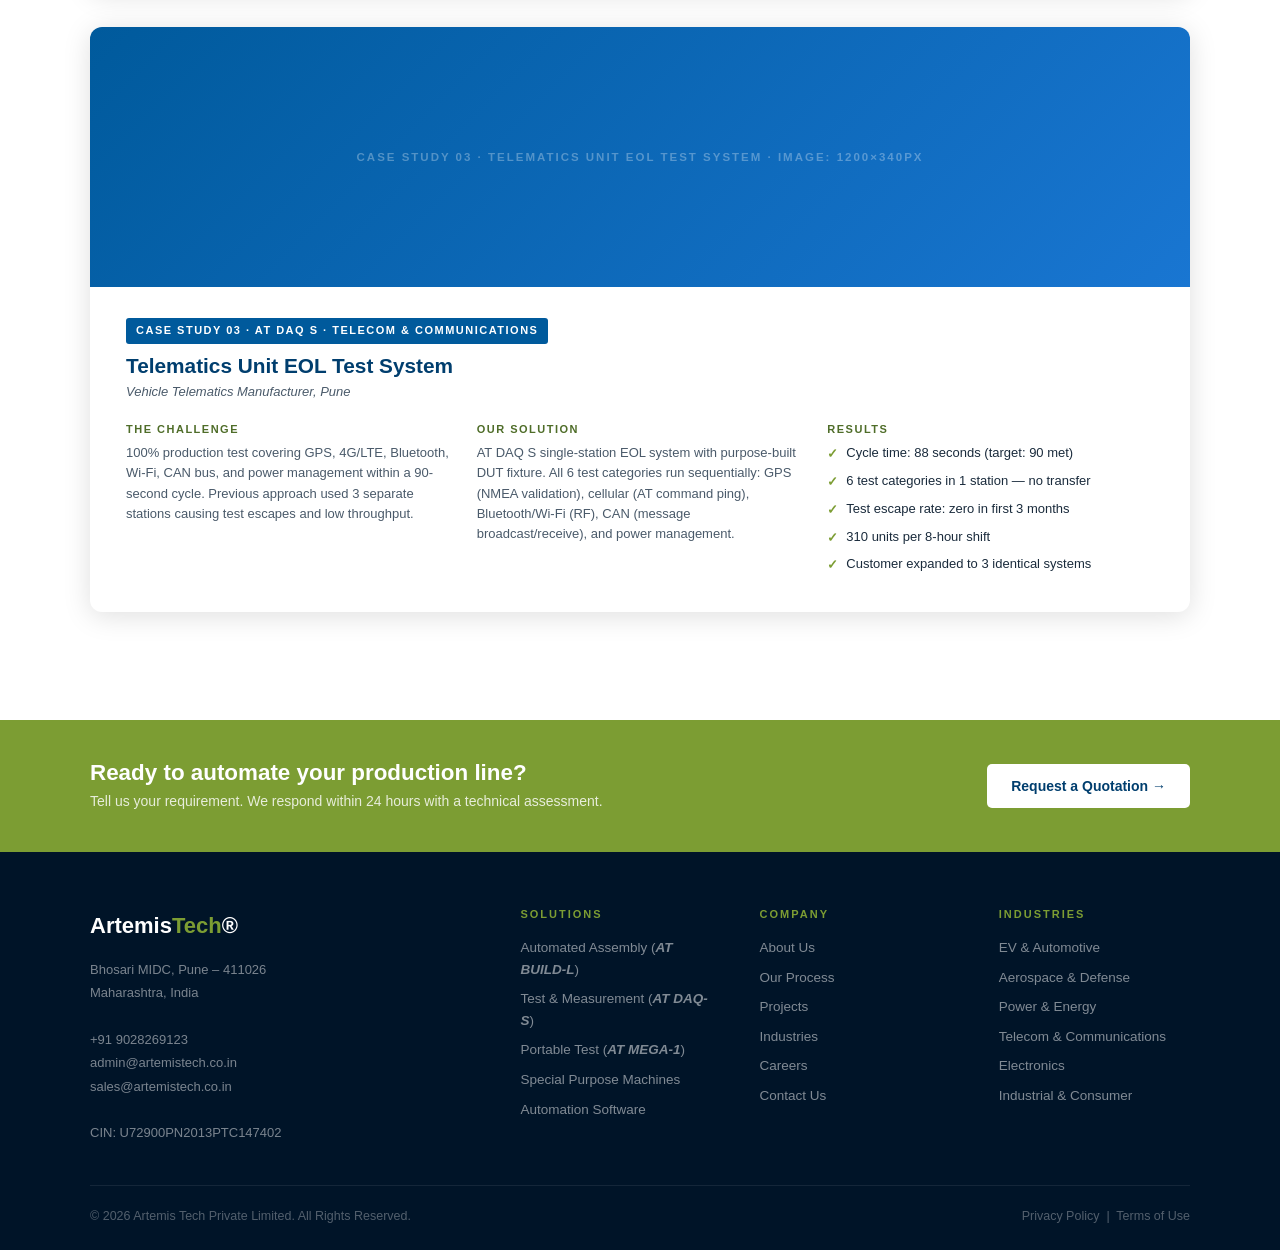
<file: projects.html>
<!DOCTYPE html>
<html lang="en">

<!-- Mirrored from www.artemistech.co.in/projects.html by HTTrack Website Copier/3.x [XR&CO'2014], Sat, 28 Mar 2026 04:03:52 GMT -->
<head>
<meta charset="UTF-8">
<meta name="viewport" content="width=device-width, initial-scale=1.0">
<meta name="description" content="Custom automation systems engineered to order. Bhosari MIDC, Pune.">
<title>Projects & Case Studies | Artemis Tech</title>
<link rel="stylesheet" href="css/style.css">
</head>
<body data-page="projects">
<nav class="nav" role="navigation">
  <div class="container nav-inner">
    <a href="index-2.html" class="nav-logo"><img src="[data-uri]" alt="Artemis Tech" height="32"></a>
    <ul class="nav-links">
      <li><a href="index-2.html" data-page="home">Home</a></li>
      <li><a href="about.html" data-page="about">About Us</a></li>
      <li class="nav-dropdown">
        <a class="dd-trigger" data-page="solutions">Solutions &#9660;</a>
        <div class="dd-menu">
          <a href="solutions.html">All Solutions</a>
          <div class="dd-divider"></div>
          <a href="at-build-l.html">Automated Assembly (AT BUILD L)</a>
          <a href="at-daq-s.html">Test &amp; Measurement (AT DAQ S)</a>
          <a href="at-mega-1.html">Portable Test (AT MEGA 1)</a>
          <a href="spm.html">Special Purpose Machines (SPM)</a>
          <a href="automation-software.html">Automation Software</a>
        </div>
      </li>
      <li><a href="industries.html" data-page="industries">Industries</a></li>
      <li><a href="process.html" data-page="process">Our Process</a></li>
      <li><a href="projects.html" data-page="projects">Projects</a></li>
      <li><a href="careers.html" data-page="careers">Careers</a></li>
      <li><a href="contact.html" data-page="contact">Contact</a></li>
    </ul>
    <a href="contact.html" class="nav-cta">Request a Quote</a>
    <div class="hamburger" aria-label="Menu"><span></span><span></span><span></span></div>
  </div>
</nav>
<div class="page-header">
  <div class="container">
    <div class="breadcrumb">Home &rsaquo; Projects</div>
    <h1>500+ Projects Delivered. Each One a First.</h1>
    <p>Browse our portfolio of custom automation systems &mdash; assembly lines, EOL test systems, SPMs, and software.</p>
  </div>
</div>
<section class="section">
  <div class="container">
    <div class="cs-card">
      <div class="cs-img-ph bg-assembly">Case Study 01 &middot; Instrument Cluster Assembly &amp; Test Line &middot; Image: 1200&times;340px</div>
      <div class="cs-body">
        <span class="cs-tag">Case Study 01 &middot; AT BUILD L &middot; EV &amp; Automotive</span>
        <h3>Instrument Cluster Assembly &amp; Test Line</h3>
        <div class="cs-client">Tier-2 Automotive Supplier, Aurangabad</div>
        <div class="cs-grid">
          <div class="cs-col"><h5>The Challenge</h5><p>Semi-automatic assembly and 100% functional test line for 2-wheeler instrument clusters &mdash; 3 product variants, 800 units per shift. Required: display illumination, pointer sweep, CAN bus, button function, and IP54 seal verification. Previous supplier failed to deliver the CAN test capability.</p></div>
          <div class="cs-col"><h5>Our Solution</h5><p>6-station AT BUILD L assembly and test line. Machine vision display test, AT DAQ S CAN communication test (Vector CANalyser interface), air-decay seal test. Variant selection by barcode scan at entry &mdash; no manual recipe changes.</p></div>
          <div class="cs-col"><h5>Results</h5>
            <div class="result"><span class="result-tick">&#10003;</span><span>All 3 variants on single line &mdash; zero changeover tooling</span></div>
            <div class="result"><span class="result-tick">&#10003;</span><span>100% test coverage on all specified parameters</span></div>
            <div class="result"><span class="result-tick">&#10003;</span><span>Cpk &gt;1.67 on all critical measurements</span></div>
            <div class="result"><span class="result-tick">&#10003;</span><span>PPAP approved on first submission</span></div>
            <div class="result"><span class="result-tick">&#10003;</span><span>870 units/shift &mdash; 9% above target</span></div>
          </div>
        </div>
      </div>
    </div>
    <div class="cs-card">
      <div class="cs-img-ph" style="background:linear-gradient(135deg,#4F6D29,#7C9D33);height:260px;display:flex;align-items:center;justify-content:center;font-size:11.5px;font-weight:700;color:rgba(255,255,255,.3);letter-spacing:2px;text-transform:uppercase;text-align:center;padding:0 24px">Case Study 02 &middot; EV Charger Assembly Line &middot; Image: 1200&times;340px</div>
      <div class="cs-body">
        <span class="cs-tag" style="background:var(--gm)">Case Study 02 &middot; AT BUILD L &middot; EV &amp; Automotive</span>
        <h3>EV Charger Assembly Line &mdash; 3.3kW AC Slow Charger</h3>
        <div class="cs-client">EV Charger Manufacturer, Bengaluru</div>
        <div class="cs-grid">
          <div class="cs-col"><h5>The Challenge</h5><p>Scale from 200 units/day (manual assembly) to 1,000 units/day within 12 weeks. Required poka-yoke assembly with 100% AT DAQ S functional EOL test integrated for IEC 61851 compliance.</p></div>
          <div class="cs-col"><h5>Our Solution</h5><p>7-station AT BUILD L semi-automatic assembly: PCB loading, torque-controlled fastening with data logging, connector presence verification, force-controlled cover closure, AT DAQ S EOL test (voltage, current, efficiency, OCPP), laser labelling, and packing.</p></div>
          <div class="cs-col"><h5>Results</h5>
            <div class="result"><span class="result-tick">&#10003;</span><span>1,150 units/8-hour shift (target: 1,000)</span></div>
            <div class="result"><span class="result-tick">&#10003;</span><span>Delivered in 10 weeks from BOM freeze</span></div>
            <div class="result"><span class="result-tick">&#10003;</span><span>Defect escape at EOL: &lt;0.05%</span></div>
            <div class="result"><span class="result-tick">&#10003;</span><span>Customer ordered 2nd line for new facility</span></div>
            <div class="result"><span class="result-tick">&#10003;</span><span>Line is export compliance benchmark</span></div>
          </div>
        </div>
      </div>
    </div>
    <div class="cs-card">
      <div class="cs-img-ph bg-telecom" style="height:260px;display:flex;align-items:center;justify-content:center;font-size:11.5px;font-weight:700;color:rgba(255,255,255,.3);letter-spacing:2px;text-transform:uppercase;text-align:center;padding:0 24px">Case Study 03 &middot; Telematics Unit EOL Test System &middot; Image: 1200&times;340px</div>
      <div class="cs-body">
        <span class="cs-tag">Case Study 03 &middot; AT DAQ S &middot; Telecom &amp; Communications</span>
        <h3>Telematics Unit EOL Test System</h3>
        <div class="cs-client">Vehicle Telematics Manufacturer, Pune</div>
        <div class="cs-grid">
          <div class="cs-col"><h5>The Challenge</h5><p>100% production test covering GPS, 4G/LTE, Bluetooth, Wi-Fi, CAN bus, and power management within a 90-second cycle. Previous approach used 3 separate stations causing test escapes and low throughput.</p></div>
          <div class="cs-col"><h5>Our Solution</h5><p>AT DAQ S single-station EOL system with purpose-built DUT fixture. All 6 test categories run sequentially: GPS (NMEA validation), cellular (AT command ping), Bluetooth/Wi-Fi (RF), CAN (message broadcast/receive), and power management.</p></div>
          <div class="cs-col"><h5>Results</h5>
            <div class="result"><span class="result-tick">&#10003;</span><span>Cycle time: 88 seconds (target: 90 met)</span></div>
            <div class="result"><span class="result-tick">&#10003;</span><span>6 test categories in 1 station &mdash; no transfer</span></div>
            <div class="result"><span class="result-tick">&#10003;</span><span>Test escape rate: zero in first 3 months</span></div>
            <div class="result"><span class="result-tick">&#10003;</span><span>310 units per 8-hour shift</span></div>
            <div class="result"><span class="result-tick">&#10003;</span><span>Customer expanded to 3 identical systems</span></div>
          </div>
        </div>
      </div>
    </div>
  </div>
</section>

<section class="cta-strip" style="background:var(--gm)">
  <div class="container cta-inner">
    <div class="cta-text"><h3>Ready to automate your production line?</h3><p>Tell us your requirement. We respond within 24 hours with a technical assessment.</p></div>
    <a href="contact.html" class="btn btn-white">Request a Quotation &rarr;</a>
  </div>
</section>
<footer>
  <div class="container">
    <div class="footer-grid">
      <div>
        <div class="footer-logo-text">Artemis<span>Tech</span>&reg;</div>
        <div class="footer-addr">Bhosari MIDC, Pune &ndash; 411026<br>Maharashtra, India<br><br>+91 9028269123<br>
          admin@artemistech.co.in<br>
          sales@artemistech.co.in<br><br>CIN: U72900PN2013PTC147402</div>
      </div>
      <div class="footer-col">
        <h5>Solutions</h5>
        <a href="at-build-l.html">Automated Assembly (<b><i>AT BUILD-L</i></b>)</a>
        <a href="at-daq-s.html">Test &amp; Measurement (<b><i>AT DAQ-S</i></b>)</a>
        <a href="at-mega-1.html">Portable Test (<b><i>AT MEGA-1</i></b>)</a>
        <a href="spm.html">Special Purpose Machines</a>
        <a href="automation-software.html">Automation Software</a>
      </div>
      <div class="footer-col">
        <h5>Company</h5>
        <a href="about.html">About Us</a>
        <a href="process.html">Our Process</a>
        <a href="projects.html">Projects</a>
        <a href="industries.html">Industries</a>
        <a href="careers.html">Careers</a>
        <a href="contact.html">Contact Us</a>
      </div>
      <div class="footer-col">
        <h5>Industries</h5>
        <a href="industries.html#ev">EV &amp; Automotive</a>
        <a href="industries.html#aerospace">Aerospace &amp; Defense</a>
        <a href="industries.html#power">Power &amp; Energy</a>
        <a href="industries.html#telecom">Telecom &amp; Communications</a>
        <a href="industries.html#electronics">Electronics</a>
        <a href="industries.html#industrial">Industrial &amp; Consumer</a>
      </div>
    </div>
    <div class="footer-bar">
      <span>&copy; 2026 Artemis Tech Private Limited. All Rights Reserved.</span>
      <span>Privacy Policy &nbsp;|&nbsp; Terms of Use</span>
    </div>
  </div>
</footer>
<script src="js/main.js"></script></body>
<!-- Mirrored from www.artemistech.co.in/projects.html by HTTrack Website Copier/3.x [XR&CO'2014], Sat, 28 Mar 2026 04:03:52 GMT -->
</html>
</file>
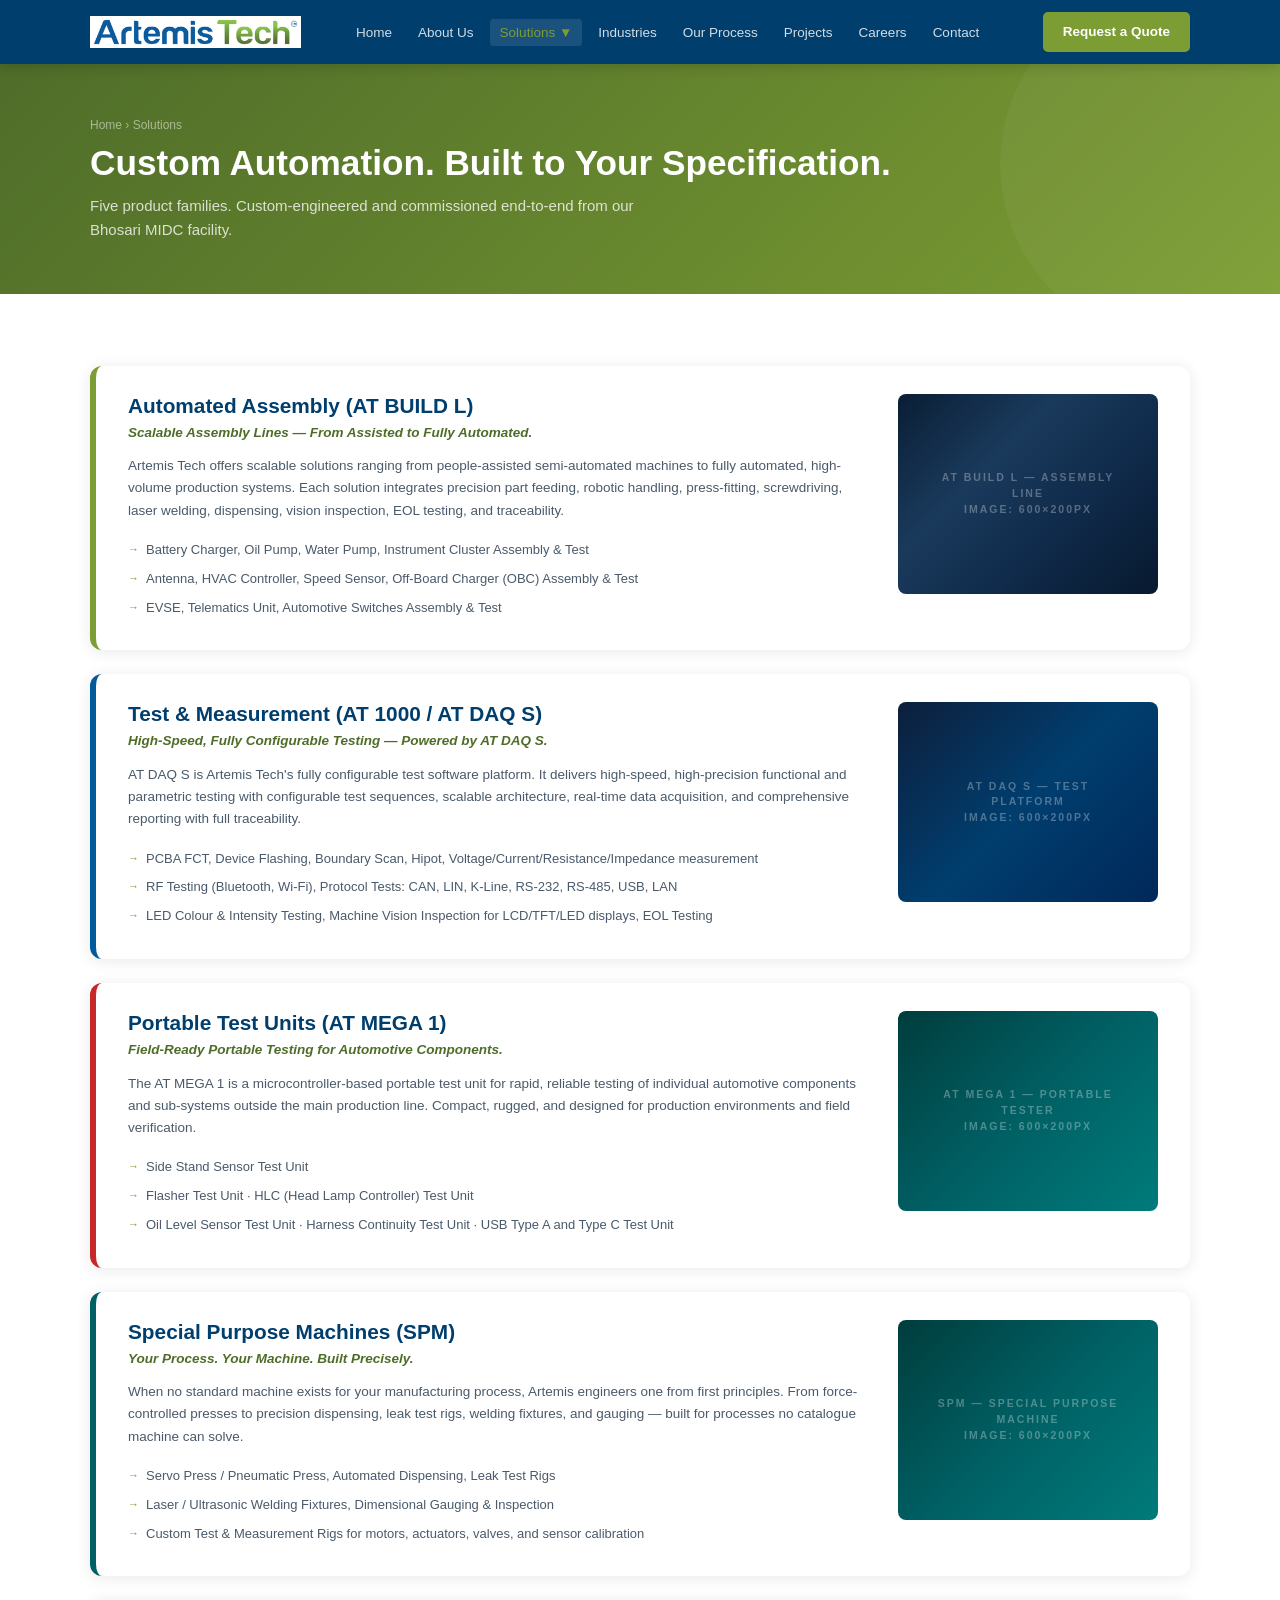
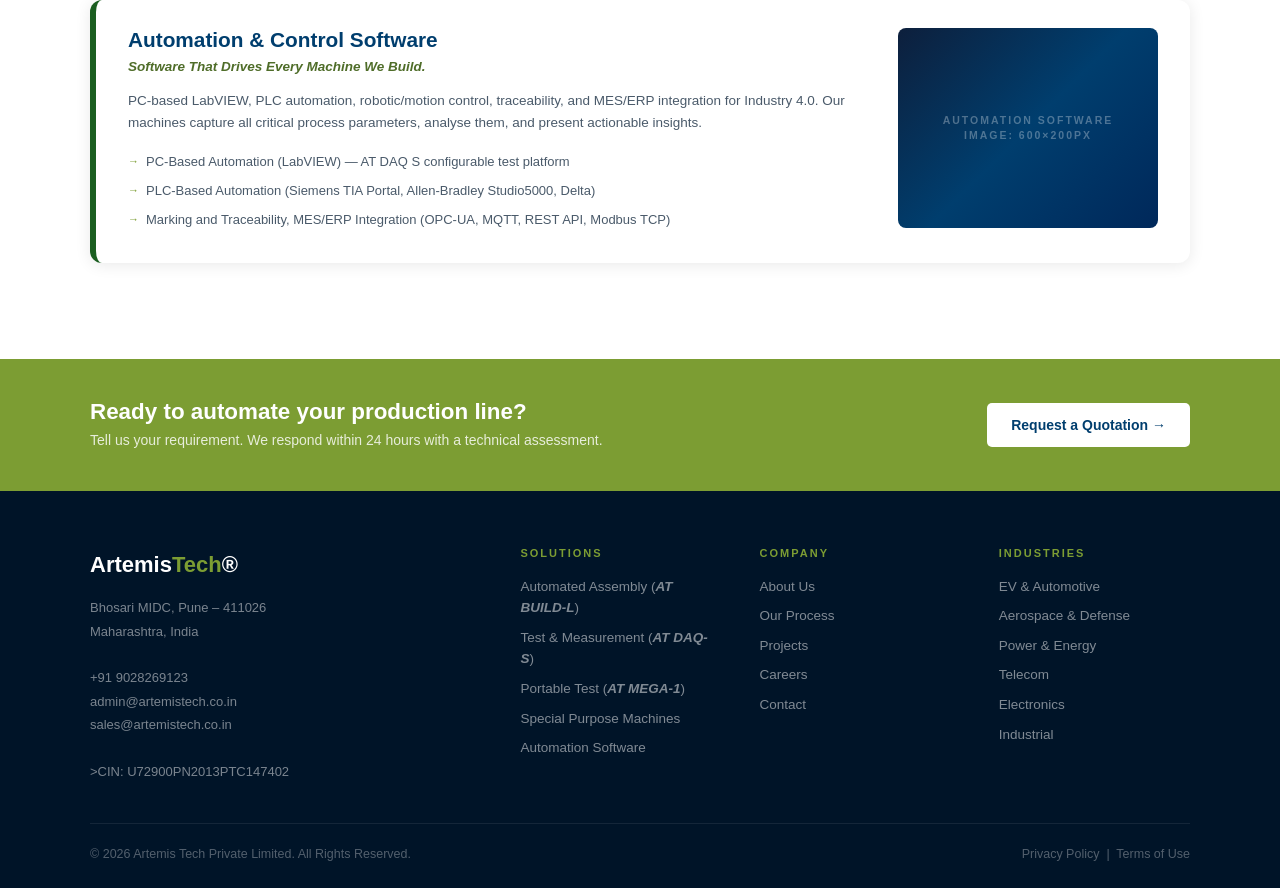
<file: solutions.html>
<!DOCTYPE html>
<html lang="en">

<!-- Mirrored from www.artemistech.co.in/solutions.html by HTTrack Website Copier/3.x [XR&CO'2014], Sat, 28 Mar 2026 04:03:51 GMT -->
<head>
<meta charset="UTF-8"><meta name="viewport" content="width=device-width, initial-scale=1.0">
<meta name="description" content="Custom automation systems engineered to order from Bhosari MIDC, Pune.">
<title>Business Areas — All Solutions | Artemis Tech</title>
<link rel="stylesheet" href="css/style.css">
</head>
<body data-page="solutions"><nav class="nav" role="navigation">
  <div class="container nav-inner">
    <a href="index-2.html" class="nav-logo"><img src="[data-uri]" alt="Artemis Tech" height="32"></a>
    <ul class="nav-links">
      <li><a href="index-2.html" data-page="home">Home</a></li>
      <li><a href="about.html" data-page="about">About Us</a></li>
      <li class="nav-dropdown"><a class="dd-trigger" data-page="solutions">Solutions &#9660;</a>
        <div class="dd-menu">
          <a href="solutions.html">All Solutions</a><div class="dd-divider"></div>
          <a href="at-build-l.html">Automated Assembly (AT BUILD L)</a>
          <a href="at-daq-s.html">Test &amp; Measurement (AT DAQ S)</a>
          <a href="at-mega-1.html">Portable Test (AT MEGA 1)</a>
          <a href="spm.html">Special Purpose Machines (SPM)</a>
          <a href="automation-software.html">Automation Software</a>
        </div>
      </li>
      <li><a href="industries.html" data-page="industries">Industries</a></li>
      <li><a href="process.html" data-page="process">Our Process</a></li>
      <li><a href="projects.html" data-page="projects">Projects</a></li>
      <li><a href="careers.html" data-page="careers">Careers</a></li>
      <li><a href="contact.html" data-page="contact">Contact</a></li>
    </ul>
    <a href="contact.html" class="nav-cta">Request a Quote</a>
    <div class="hamburger"><span></span><span></span><span></span></div>
  </div>
</nav>
<div class="page-header" style="background:linear-gradient(135deg,var(--gd) 0%,var(--gm) 100%)">
  <div class="container">
    <div class="breadcrumb">Home &rsaquo; Solutions</div>
    <h1>Custom Automation. Built to Your Specification.</h1>
    <p>Five product families. Custom-engineered and commissioned end-to-end from our Bhosari MIDC facility.</p>
  </div>
</div>
<section class="section">
  <div class="container">
<div class="pf-card" style="border-left-color:var(--gm)">
  <div class="pf-text">
    <h3>Automated Assembly (AT BUILD L)</h3><div class="pf-headline">Scalable Assembly Lines &mdash; From Assisted to Fully Automated.</div>
    <p>Artemis Tech offers scalable solutions ranging from people-assisted semi-automated machines to fully automated, high-volume production systems. Each solution integrates precision part feeding, robotic handling, press-fitting, screwdriving, laser welding, dispensing, vision inspection, EOL testing, and traceability.</p><ul><li>Battery Charger, Oil Pump, Water Pump, Instrument Cluster Assembly &amp; Test</li><li>Antenna, HVAC Controller, Speed Sensor, Off-Board Charger (OBC) Assembly &amp; Test</li><li>EVSE, Telematics Unit, Automotive Switches Assembly &amp; Test</li></ul>
  </div>
  <div class="pf-img-ph bg-assembly"><span class="photo-label">AT BUILD L &mdash; Assembly Line<br>Image: 600&times;200px</span></div>
</div><div class="pf-card" style="border-left-color:var(--bm)">
  <div class="pf-text">
    <h3>Test &amp; Measurement (AT 1000 / AT DAQ S)</h3><div class="pf-headline">High-Speed, Fully Configurable Testing &mdash; Powered by AT DAQ S.</div>
    <p>AT DAQ S is Artemis Tech's fully configurable test software platform. It delivers high-speed, high-precision functional and parametric testing with configurable test sequences, scalable architecture, real-time data acquisition, and comprehensive reporting with full traceability.</p><ul><li>PCBA FCT, Device Flashing, Boundary Scan, Hipot, Voltage/Current/Resistance/Impedance measurement</li><li>RF Testing (Bluetooth, Wi-Fi), Protocol Tests: CAN, LIN, K-Line, RS-232, RS-485, USB, LAN</li><li>LED Colour &amp; Intensity Testing, Machine Vision Inspection for LCD/TFT/LED displays, EOL Testing</li></ul>
  </div>
  <div class="pf-img-ph bg-test"><span class="photo-label">AT DAQ S &mdash; Test Platform<br>Image: 600&times;200px</span></div>
</div><div class="pf-card" style="border-left-color:var(--rd)">
  <div class="pf-text">
    <h3>Portable Test Units (AT MEGA 1)</h3><div class="pf-headline">Field-Ready Portable Testing for Automotive Components.</div>
    <p>The AT MEGA 1 is a microcontroller-based portable test unit for rapid, reliable testing of individual automotive components and sub-systems outside the main production line. Compact, rugged, and designed for production environments and field verification.</p><ul><li>Side Stand Sensor Test Unit</li><li>Flasher Test Unit &middot; HLC (Head Lamp Controller) Test Unit</li><li>Oil Level Sensor Test Unit &middot; Harness Continuity Test Unit &middot; USB Type A and Type C Test Unit</li></ul>
  </div>
  <div class="pf-img-ph bg-spm"><span class="photo-label">AT MEGA 1 &mdash; Portable Tester<br>Image: 600&times;200px</span></div>
</div><div class="pf-card" style="border-left-color:var(--tl)">
  <div class="pf-text">
    <h3>Special Purpose Machines (SPM)</h3><div class="pf-headline">Your Process. Your Machine. Built Precisely.</div>
    <p>When no standard machine exists for your manufacturing process, Artemis engineers one from first principles. From force-controlled presses to precision dispensing, leak test rigs, welding fixtures, and gauging &mdash; built for processes no catalogue machine can solve.</p><ul><li>Servo Press / Pneumatic Press, Automated Dispensing, Leak Test Rigs</li><li>Laser / Ultrasonic Welding Fixtures, Dimensional Gauging &amp; Inspection</li><li>Custom Test &amp; Measurement Rigs for motors, actuators, valves, and sensor calibration</li></ul>
  </div>
  <div class="pf-img-ph bg-spm"><span class="photo-label">SPM &mdash; Special Purpose Machine<br>Image: 600&times;200px</span></div>
</div><div class="pf-card" style="border-left-color:var(--dkgn)">
  <div class="pf-text">
    <h3>Automation &amp; Control Software</h3><div class="pf-headline">Software That Drives Every Machine We Build.</div>
    <p>PC-based LabVIEW, PLC automation, robotic/motion control, traceability, and MES/ERP integration for Industry 4.0. Our machines capture all critical process parameters, analyse them, and present actionable insights.</p><ul><li>PC-Based Automation (LabVIEW) &mdash; AT DAQ S configurable test platform</li><li>PLC-Based Automation (Siemens TIA Portal, Allen-Bradley Studio5000, Delta)</li><li>Marking and Traceability, MES/ERP Integration (OPC-UA, MQTT, REST API, Modbus TCP)</li></ul>
  </div>
  <div class="pf-img-ph bg-test"><span class="photo-label">Automation Software<br>Image: 600&times;200px</span></div>
</div></div></section><section class="cta-strip" style="background:var(--gm)"><div class="container cta-inner"><div class="cta-text"><h3>Ready to automate your production line?</h3><p>Tell us your requirement. We respond within 24 hours with a technical assessment.</p></div><a href="contact.html" class="btn btn-white">Request a Quotation &rarr;</a></div></section><footer>
  <div class="container">
    <div class="footer-grid">
      <div><div class="footer-logo-text">Artemis<span>Tech</span>&reg;</div>
        <div class="footer-addr">Bhosari MIDC, Pune &ndash; 411026<br>Maharashtra, India<br><br>+91 9028269123<br>
          admin@artemistech.co.in<br>
          sales@artemistech.co.in<br><br>>CIN: U72900PN2013PTC147402</div></div>
      <div class="footer-col"><h5>Solutions</h5><a href="at-build-l.html">Automated Assembly (<b><i>AT BUILD-L</i></b>)</a>
        <a href="at-daq-s.html">Test &amp; Measurement (<b><i>AT DAQ-S</i></b>)</a>
        <a href="at-mega-1.html">Portable Test (<b><i>AT MEGA-1</i></b>)</a>
        <a href="spm.html">Special Purpose Machines</a>
        <a href="automation-software.html">Automation Software</a></div>
      <div class="footer-col"><h5>Company</h5><a href="about.html">About Us</a><a href="process.html">Our Process</a><a href="projects.html">Projects</a><a href="careers.html">Careers</a><a href="contact.html">Contact</a></div>
      <div class="footer-col"><h5>Industries</h5><a href="industries.html#ev">EV &amp; Automotive</a><a href="industries.html#aerospace">Aerospace &amp; Defense</a><a href="industries.html#power">Power &amp; Energy</a><a href="industries.html#telecom">Telecom</a><a href="industries.html#electronics">Electronics</a><a href="industries.html#industrial">Industrial</a></div>
    </div>
    <div class="footer-bar"><span>&copy; 2026 Artemis Tech Private Limited. All Rights Reserved.</span><span>Privacy Policy &nbsp;|&nbsp; Terms of Use</span></div>
  </div>
</footer><script src="js/main.js"></script></body>
<!-- Mirrored from www.artemistech.co.in/solutions.html by HTTrack Website Copier/3.x [XR&CO'2014], Sat, 28 Mar 2026 04:03:51 GMT -->
</html>
</file>
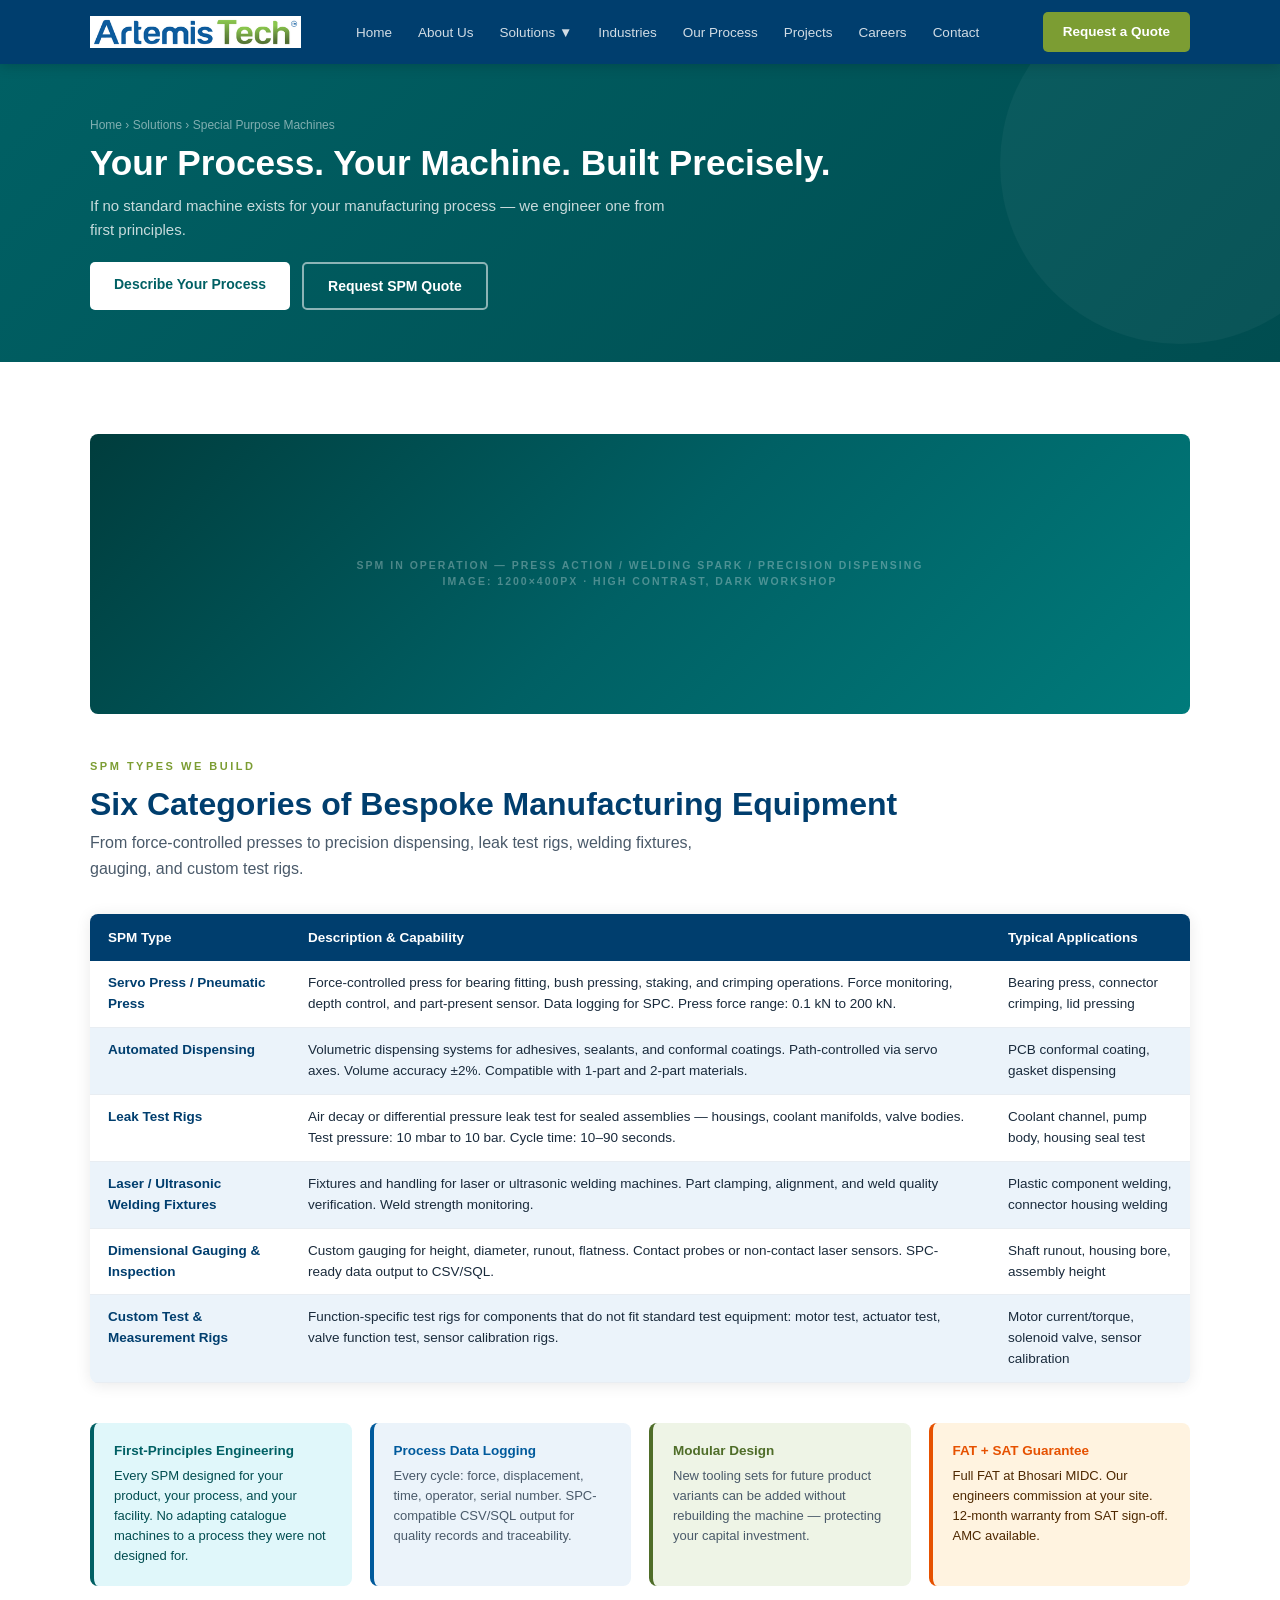
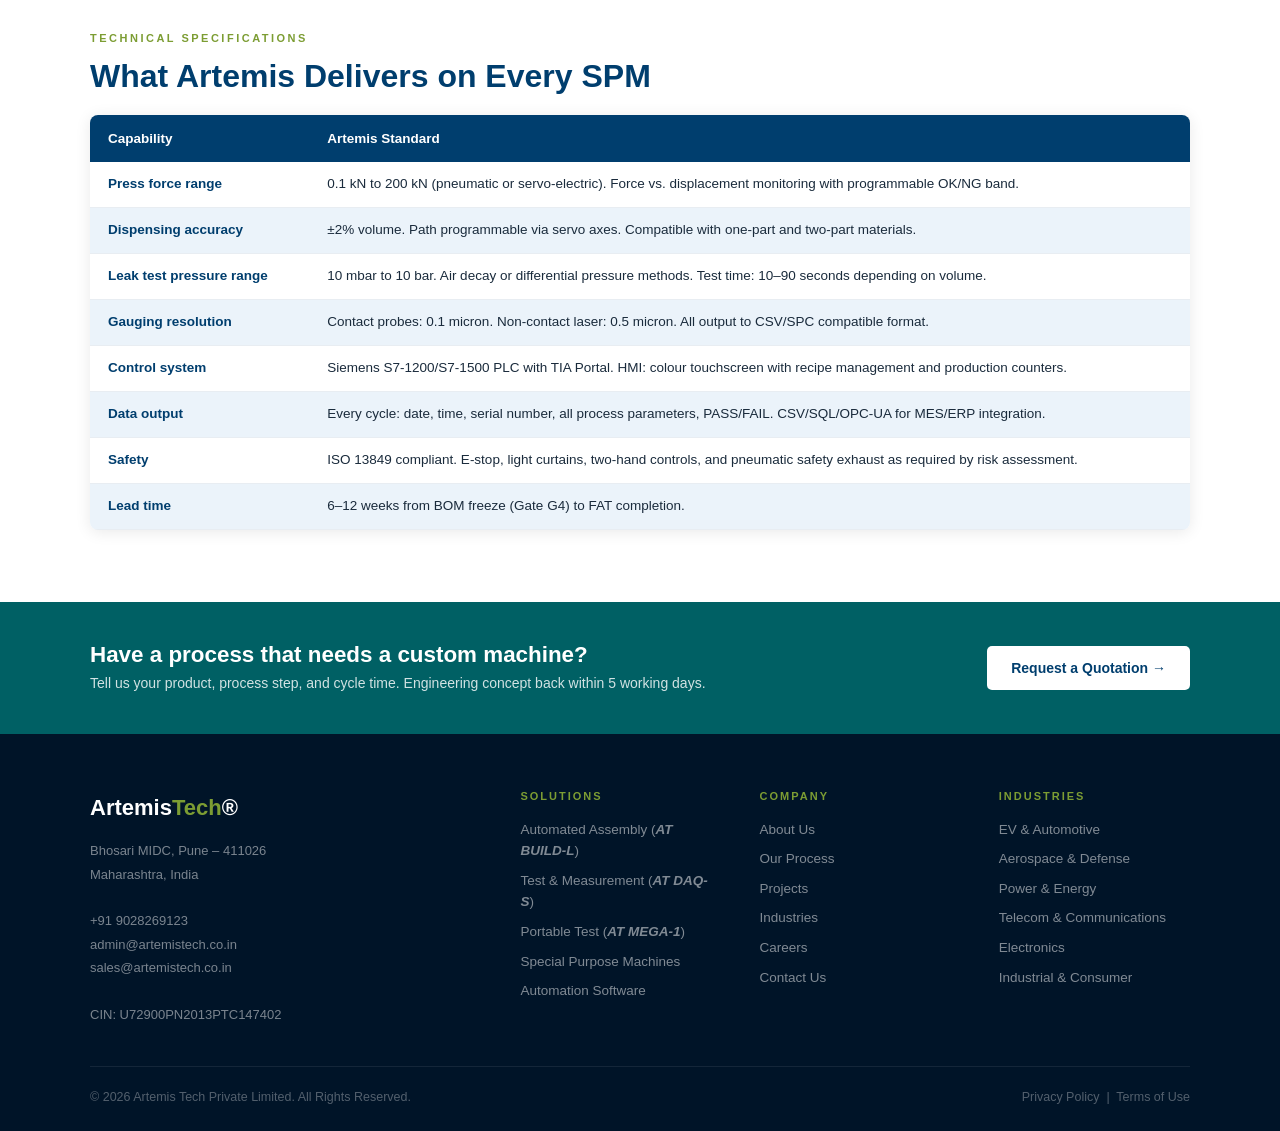
<file: spm.html>
<!DOCTYPE html>
<html lang="en">

<!-- Mirrored from www.artemistech.co.in/spm.html by HTTrack Website Copier/3.x [XR&CO'2014], Sat, 28 Mar 2026 04:03:52 GMT -->
<head>
<meta charset="UTF-8">
<meta name="viewport" content="width=device-width, initial-scale=1.0">
<meta name="description" content="Custom special purpose machines for pressing, welding, dispensing, leak testing, and gauging.">
<title>Special Purpose Machines (SPM) | Artemis Tech</title>
<link rel="stylesheet" href="css/style.css">
</head>
<body data-page="spm">
<nav class="nav" role="navigation">
  <div class="container nav-inner">
    <a href="index-2.html" class="nav-logo"><img src="[data-uri]" alt="Artemis Tech" height="32"></a>
    <ul class="nav-links">
      <li><a href="index-2.html" data-page="home">Home</a></li>
      <li><a href="about.html" data-page="about">About Us</a></li>
      <li class="nav-dropdown">
        <a class="dd-trigger" data-page="solutions">Solutions &#9660;</a>
        <div class="dd-menu">
          <a href="solutions.html">All Solutions</a>
          <div class="dd-divider"></div>
          <a href="at-build-l.html">Automated Assembly (AT BUILD L)</a>
          <a href="at-daq-s.html">Test &amp; Measurement (AT DAQ S)</a>
          <a href="at-mega-1.html">Portable Test (AT MEGA 1)</a>
          <a href="spm.html">Special Purpose Machines (SPM)</a>
          <a href="automation-software.html">Automation Software</a>
        </div>
      </li>
      <li><a href="industries.html" data-page="industries">Industries</a></li>
      <li><a href="process.html" data-page="process">Our Process</a></li>
      <li><a href="projects.html" data-page="projects">Projects</a></li>
      <li><a href="careers.html" data-page="careers">Careers</a></li>
      <li><a href="contact.html" data-page="contact">Contact</a></li>
    </ul>
    <a href="contact.html" class="nav-cta">Request a Quote</a>
    <div class="hamburger" aria-label="Menu"><span></span><span></span><span></span></div>
  </div>
</nav>
<div class="page-header" style="background:linear-gradient(135deg,#006064 0%,#004d50 100%)">
  <div class="container">
    <div class="breadcrumb">Home &rsaquo; Solutions &rsaquo; Special Purpose Machines</div>
    <h1>Your Process. Your Machine. Built Precisely.</h1>
    <p>If no standard machine exists for your manufacturing process &mdash; we engineer one from first principles.</p>
    <div style="display:flex;gap:12px;margin-top:20px;flex-wrap:wrap">
      <a href="contact.html" class="btn btn-white" style="color:var(--tl)">Describe Your Process</a>
      <a href="contact.html" class="btn btn-outline">Request SPM Quote</a>
    </div>
  </div>
</div>
<section class="section">
  <div class="container">
    <div class="bg-spm" style="height:280px;display:flex;align-items:center;justify-content:center;border-radius:8px"><span class="photo-label">SPM in Operation &mdash; Press Action / Welding Spark / Precision Dispensing<br>Image: 1200&times;400px &middot; High contrast, dark workshop</span></div>
    <div style="margin-top:44px">
      <span class="sec-label">SPM Types We Build</span>
      <h2 class="sec-title">Six Categories of Bespoke Manufacturing Equipment</h2>
      <p class="sec-sub">From force-controlled presses to precision dispensing, leak test rigs, welding fixtures, gauging, and custom test rigs.</p>
      <div class="tbl-wrap">
        <table>
          <thead><tr><th style="width:200px">SPM Type</th><th>Description &amp; Capability</th><th style="width:200px">Typical Applications</th></tr></thead>
          <tbody>
            <tr><td>Servo Press / Pneumatic Press</td><td>Force-controlled press for bearing fitting, bush pressing, staking, and crimping operations. Force monitoring, depth control, and part-present sensor. Data logging for SPC. Press force range: 0.1&nbsp;kN to 200&nbsp;kN.</td><td>Bearing press, connector crimping, lid pressing</td></tr>
            <tr><td>Automated Dispensing</td><td>Volumetric dispensing systems for adhesives, sealants, and conformal coatings. Path-controlled via servo axes. Volume accuracy &plusmn;2%. Compatible with 1-part and 2-part materials.</td><td>PCB conformal coating, gasket dispensing</td></tr>
            <tr><td>Leak Test Rigs</td><td>Air decay or differential pressure leak test for sealed assemblies &mdash; housings, coolant manifolds, valve bodies. Test pressure: 10&nbsp;mbar to 10&nbsp;bar. Cycle time: 10&ndash;90 seconds.</td><td>Coolant channel, pump body, housing seal test</td></tr>
            <tr><td>Laser / Ultrasonic Welding Fixtures</td><td>Fixtures and handling for laser or ultrasonic welding machines. Part clamping, alignment, and weld quality verification. Weld strength monitoring.</td><td>Plastic component welding, connector housing welding</td></tr>
            <tr><td>Dimensional Gauging &amp; Inspection</td><td>Custom gauging for height, diameter, runout, flatness. Contact probes or non-contact laser sensors. SPC-ready data output to CSV/SQL.</td><td>Shaft runout, housing bore, assembly height</td></tr>
            <tr><td>Custom Test &amp; Measurement Rigs</td><td>Function-specific test rigs for components that do not fit standard test equipment: motor test, actuator test, valve function test, sensor calibration rigs.</td><td>Motor current/torque, solenoid valve, sensor calibration</td></tr>
          </tbody>
        </table>
      </div>
    </div>
    <div class="spm-feat-grid" style="margin-top:40px">
      <div class="spm-feat" style="background:var(--tealp);border-left-color:var(--tl)"><h4 style="color:var(--tl)">First-Principles Engineering</h4><p style="color:#004d50">Every SPM designed for your product, your process, and your facility. No adapting catalogue machines to a process they were not designed for.</p></div>
      <div class="spm-feat" style="background:var(--pale);border-left-color:var(--bm)"><h4 style="color:var(--bm)">Process Data Logging</h4><p style="color:var(--mid)">Every cycle: force, displacement, time, operator, serial number. SPC-compatible CSV/SQL output for quality records and traceability.</p></div>
      <div class="spm-feat" style="background:var(--gpale);border-left-color:var(--gd)"><h4 style="color:var(--gd)">Modular Design</h4><p style="color:var(--mid)">New tooling sets for future product variants can be added without rebuilding the machine &mdash; protecting your capital investment.</p></div>
      <div class="spm-feat" style="background:#FFF3E0;border-left-color:var(--or)"><h4 style="color:var(--or)">FAT + SAT Guarantee</h4><p style="color:#4e2800">Full FAT at Bhosari MIDC. Our engineers commission at your site. 12-month warranty from SAT sign-off. AMC available.</p></div>
    </div>
    <div style="margin-top:44px">
      <span class="sec-label">Technical Specifications</span>
      <h2 class="sec-title">What Artemis Delivers on Every SPM</h2>
      <div class="tbl-wrap" style="margin-top:20px">
        <table>
          <thead><tr><th>Capability</th><th>Artemis Standard</th></tr></thead>
          <tbody>
            <tr><td>Press force range</td><td>0.1 kN to 200 kN (pneumatic or servo-electric). Force vs. displacement monitoring with programmable OK/NG band.</td></tr>
            <tr><td>Dispensing accuracy</td><td>&plusmn;2% volume. Path programmable via servo axes. Compatible with one-part and two-part materials.</td></tr>
            <tr><td>Leak test pressure range</td><td>10 mbar to 10 bar. Air decay or differential pressure methods. Test time: 10&ndash;90 seconds depending on volume.</td></tr>
            <tr><td>Gauging resolution</td><td>Contact probes: 0.1 micron. Non-contact laser: 0.5 micron. All output to CSV/SPC compatible format.</td></tr>
            <tr><td>Control system</td><td>Siemens S7-1200/S7-1500 PLC with TIA Portal. HMI: colour touchscreen with recipe management and production counters.</td></tr>
            <tr><td>Data output</td><td>Every cycle: date, time, serial number, all process parameters, PASS/FAIL. CSV/SQL/OPC-UA for MES/ERP integration.</td></tr>
            <tr><td>Safety</td><td>ISO 13849 compliant. E-stop, light curtains, two-hand controls, and pneumatic safety exhaust as required by risk assessment.</td></tr>
            <tr><td>Lead time</td><td>6&ndash;12 weeks from BOM freeze (Gate G4) to FAT completion.</td></tr>
          </tbody>
        </table>
      </div>
    </div>
  </div>
</section>

<section class="cta-strip" style="background:var(--tl)">
  <div class="container cta-inner">
    <div class="cta-text"><h3>Have a process that needs a custom machine?</h3><p>Tell us your product, process step, and cycle time. Engineering concept back within 5 working days.</p></div>
    <a href="contact.html" class="btn btn-white">Request a Quotation &rarr;</a>
  </div>
</section>
<footer>
  <div class="container">
    <div class="footer-grid">
      <div>
        <div class="footer-logo-text">Artemis<span>Tech</span>&reg;</div>
        <div class="footer-addr">Bhosari MIDC, Pune &ndash; 411026<br>Maharashtra, India<br><br>+91 9028269123<br>
          admin@artemistech.co.in<br>
          sales@artemistech.co.in<br><br>CIN: U72900PN2013PTC147402</div>
      </div>
      <div class="footer-col">
        <h5>Solutions</h5>
        <a href="at-build-l.html">Automated Assembly (<b><i>AT BUILD-L</i></b>)</a>
        <a href="at-daq-s.html">Test &amp; Measurement (<b><i>AT DAQ-S</i></b>)</a>
        <a href="at-mega-1.html">Portable Test (<b><i>AT MEGA-1</i></b>)</a>
        <a href="spm.html">Special Purpose Machines</a>
        <a href="automation-software.html">Automation Software</a>
      </div>
      <div class="footer-col">
        <h5>Company</h5>
        <a href="about.html">About Us</a>
        <a href="process.html">Our Process</a>
        <a href="projects.html">Projects</a>
        <a href="industries.html">Industries</a>
        <a href="careers.html">Careers</a>
        <a href="contact.html">Contact Us</a>
      </div>
      <div class="footer-col">
        <h5>Industries</h5>
        <a href="industries.html#ev">EV &amp; Automotive</a>
        <a href="industries.html#aerospace">Aerospace &amp; Defense</a>
        <a href="industries.html#power">Power &amp; Energy</a>
        <a href="industries.html#telecom">Telecom &amp; Communications</a>
        <a href="industries.html#electronics">Electronics</a>
        <a href="industries.html#industrial">Industrial &amp; Consumer</a>
      </div>
    </div>
    <div class="footer-bar">
      <span>&copy; 2026 Artemis Tech Private Limited. All Rights Reserved.</span>
      <span>Privacy Policy &nbsp;|&nbsp; Terms of Use</span>
    </div>
  </div>
</footer>
<script src="js/main.js"></script></body>
<!-- Mirrored from www.artemistech.co.in/spm.html by HTTrack Website Copier/3.x [XR&CO'2014], Sat, 28 Mar 2026 04:03:52 GMT -->
</html>
</file>
<file: css/style.css>
/* ══════════════════════════════════════════════════════
   ARTEMIS TECH  |  Main Stylesheet  |  artemistech.co.in
   Brand: Deep Blue #003E6E | Green #7C9D33 | Dark Green #4F6D29
══════════════════════════════════════════════════════ */

:root {
  --bd:#003E6E; --bm:#005A9C; --gd:#4F6D29; --gm:#7C9D33;
  --rd:#C62828; --tl:#006064; --or:#E65100; --dkgn:#1B5E20;
  --ink:#1A2B3C; --mid:#4A5A6A; --lgr:#8A9BB0;
  --pale:#EBF3FA; --gpale:#EEF4E6; --sl:#F0F4F8; --tealp:#E0F7FA;
  --white:#fff; --nav-h:64px;
  --font-head:'Segoe UI',Arial,sans-serif;
  --font-body:Arial,sans-serif;
  --radius:8px; --radius-lg:12px;
  --shadow:0 2px 16px rgba(0,0,0,0.09);
  --shadow-lg:0 4px 28px rgba(0,0,0,0.13);
}
*,*::before,*::after{box-sizing:border-box;margin:0;padding:0}
html{scroll-behavior:smooth}
body{font-family:var(--font-body);color:var(--ink);background:#fff;font-size:15px;line-height:1.6}
img{max-width:100%;display:block}
a{text-decoration:none;color:inherit}
ul{list-style:none}

/* ── TYPOGRAPHY ── */
h1,h2,h3,h4,h5,h6{font-family:var(--font-head);line-height:1.15}
h1{font-size:2.4rem;font-weight:900}
h2{font-size:1.85rem;font-weight:800}
h3{font-size:1.3rem;font-weight:700}
h4{font-size:1.05rem;font-weight:700}
p{margin-bottom:0.75rem}
p:last-child{margin-bottom:0}

/* ── BUTTONS ── */
.btn{display:inline-block;padding:11px 24px;border-radius:5px;font-size:14px;font-weight:700;font-family:var(--font-head);cursor:pointer;transition:opacity .15s,transform .12s;border:none}
.btn:hover{opacity:.88;transform:translateY(-1px)}
.btn-primary{background:var(--gm);color:#fff}
.btn-outline{background:transparent;color:#fff;border:2px solid rgba(255,255,255,.55)}
.btn-outline:hover{background:rgba(255,255,255,.1)}
.btn-dark{background:var(--bd);color:#fff}
.btn-white{background:#fff;color:var(--bd)}
.btn-teal{background:var(--tl);color:#fff}
.btn-sm{padding:8px 18px;font-size:13px}

/* ── LAYOUT ── */
.container{max-width:1180px;margin:0 auto;padding:0 40px}
.section{padding:72px 0}
.section-sm{padding:48px 0}
.section-alt{background:var(--sl)}
.section-dark{background:var(--bd)}
.section-green{background:var(--gpale)}
.section-teal{background:var(--tl)}

.grid-2{display:grid;grid-template-columns:1fr 1fr;gap:48px;align-items:center}
.grid-3{display:grid;grid-template-columns:repeat(3,1fr);gap:28px}
.grid-4{display:grid;grid-template-columns:repeat(4,1fr);gap:22px}
.grid-5{display:grid;grid-template-columns:repeat(5,1fr);gap:18px}
.grid-6{display:grid;grid-template-columns:repeat(6,1fr);gap:16px}

/* ── SEC LABELS ── */
.sec-label{font-size:11px;font-weight:700;letter-spacing:2.5px;text-transform:uppercase;color:var(--gm);margin-bottom:10px;display:block}
.sec-title{font-size:2rem;font-weight:900;color:var(--bd);margin-bottom:8px}
.sec-sub{font-size:1rem;color:var(--mid);margin-bottom:32px;max-width:620px}

/* ══════════════════════════════════════════════════════
   NAVIGATION
══════════════════════════════════════════════════════ */
.nav{position:sticky;top:0;z-index:1000;background:var(--bd);height:var(--nav-h);box-shadow:0 2px 12px rgba(0,0,0,.18)}
.nav-inner{display:flex;align-items:center;justify-content:space-between;height:var(--nav-h)}
.nav-logo img{height:32px;width:auto}
.nav-links{display:flex;gap:6px;align-items:center}
.nav-links a{color:rgba(255,255,255,.82);font-size:13.5px;font-weight:500;padding:6px 10px;border-radius:4px;transition:color .15s,background .15s}
.nav-links a:hover,.nav-links a.active{color:#fff;background:rgba(255,255,255,.1)}
.nav-dropdown{position:relative}
.nav-dropdown>.dd-trigger{cursor:pointer}
.dd-menu{display:none;position:absolute;top:calc(100% + 8px);left:0;background:#fff;border-radius:var(--radius);box-shadow:var(--shadow-lg);min-width:240px;padding:8px 0;border:1px solid rgba(0,0,0,.07)}
.nav-dropdown:hover .dd-menu{display:block}
.dd-menu a{display:block;padding:9px 18px;font-size:13.5px;color:var(--ink);transition:background .12s}
.dd-menu a:hover{background:var(--pale);color:var(--bm)}
.dd-divider{height:1px;background:#eee;margin:4px 0}
.nav-cta{background:var(--gm);color:#fff;padding:9px 20px;border-radius:5px;font-size:13.5px;font-weight:700;margin-left:8px;transition:opacity .15s}
.nav-cta:hover{opacity:.88}
.hamburger{display:none;flex-direction:column;gap:5px;cursor:pointer;padding:6px}
.hamburger span{width:24px;height:2px;background:#fff;border-radius:2px;transition:.3s}

/* ══════════════════════════════════════════════════════
   PAGE HERO (HERO SLIDER)
══════════════════════════════════════════════════════ */
.hero{position:relative;height:560px;overflow:hidden;background:#0a1e35}
.hero-slide{position:absolute;inset:0;opacity:0;transition:opacity .8s;display:flex;align-items:center}
.hero-slide.active{opacity:1}
.hero-bg{position:absolute;inset:0;background-size:cover;background-position:center}
.hero-overlay{position:absolute;inset:0;background:linear-gradient(90deg,rgba(0,15,40,.9) 0%,rgba(0,25,60,.7) 55%,rgba(0,35,70,.2) 100%)}
.hero-content{position:relative;z-index:2;max-width:600px}
.hero-tag{display:inline-block;background:var(--gm);color:#fff;font-size:11px;font-weight:700;letter-spacing:2px;text-transform:uppercase;padding:5px 12px;border-radius:3px;margin-bottom:18px}
.hero h1{font-size:2.6rem;font-weight:900;color:#fff;margin-bottom:14px}
.hero p{font-size:16px;color:rgba(255,255,255,.84);margin-bottom:26px;max-width:480px}
.hero-btns{display:flex;gap:12px;flex-wrap:wrap}
.hero-dots{position:absolute;bottom:24px;left:50%;transform:translateX(-50%);display:flex;gap:8px;z-index:3}
.hero-dot{width:8px;height:8px;border-radius:50%;background:rgba(255,255,255,.4);cursor:pointer;transition:background .2s}
.hero-dot.active{background:#fff}

/* ── PAGE HEADER (inner pages) ── */
.page-header{background:linear-gradient(135deg,var(--bd) 0%,var(--bm) 100%);padding:52px 0;position:relative;overflow:hidden}
.page-header::after{content:'';position:absolute;right:-80px;top:-80px;width:360px;height:360px;border-radius:50%;background:rgba(255,255,255,.04)}
.page-header .breadcrumb{font-size:12px;color:rgba(255,255,255,.5);margin-bottom:8px}
.page-header h1{font-size:2.2rem;font-weight:900;color:#fff;margin-bottom:10px}
.page-header p{font-size:15px;color:rgba(255,255,255,.78);max-width:580px}

/* ══════════════════════════════════════════════════════
   STATS STRIP
══════════════════════════════════════════════════════ */
.stats-strip{background:var(--bd);padding:0}
.stats-inner{display:grid;grid-template-columns:repeat(5,1fr)}
.stat-item{padding:22px 16px;text-align:center;border-right:1px solid rgba(255,255,255,.1)}
.stat-item:last-child{border-right:none}
.stat-num{font-size:2rem;font-weight:900;color:#fff;font-family:var(--font-head)}
.stat-lbl{font-size:12px;color:rgba(255,255,255,.6);margin-top:3px}

/* ══════════════════════════════════════════════════════
   CARDS
══════════════════════════════════════════════════════ */
.card{background:#fff;border-radius:var(--radius);box-shadow:var(--shadow);overflow:hidden;transition:transform .2s,box-shadow .2s}
.card:hover{transform:translateY(-4px);box-shadow:var(--shadow-lg)}
.card-img{width:100%;height:180px;object-fit:cover}
.card-img-ph{width:100%;height:180px;display:flex;align-items:center;justify-content:center;font-size:11px;font-weight:700;color:rgba(255,255,255,.3);letter-spacing:2px;text-transform:uppercase;text-align:center;padding:0 12px}
.card-body{padding:22px}
.card-accent{height:4px}
.card-title{font-size:15px;font-weight:700;color:var(--bd);margin-bottom:8px}
.card-text{font-size:13.5px;color:var(--mid);line-height:1.55}
.card-cta{font-size:13px;font-weight:700;color:var(--bm);margin-top:14px;display:inline-block}

/* ── INDUSTRY TILES ── */
.ind-tile{background:#fff;border-radius:var(--radius);border-top:4px solid var(--bm);padding:20px 16px;text-align:center;box-shadow:var(--shadow);transition:transform .2s}
.ind-tile:hover{transform:translateY(-3px)}
.ind-tile h4{font-size:13.5px;font-weight:700;color:var(--bd);margin-bottom:6px}
.ind-tile p{font-size:12px;color:var(--mid);line-height:1.5}

/* ── PROCESS STEPS ── */
.process-steps{display:flex;justify-content:space-between;position:relative;padding:0 0 32px}
.process-steps::before{content:'';position:absolute;top:17px;left:5%;right:5%;height:2px;background:linear-gradient(90deg,var(--gm),var(--bm))}
.process-step{text-align:center;flex:1;position:relative;z-index:1}
.step-circle{width:36px;height:36px;background:var(--bd);color:#fff;border-radius:50%;display:flex;align-items:center;justify-content:center;font-size:13px;font-weight:900;margin:0 auto 10px;font-family:var(--font-head)}
.step-label{font-size:11.5px;color:var(--mid);font-weight:500;max-width:80px;margin:0 auto}

/* ── ABOUT SECTION ── */
.about-img{width:100%;height:420px;object-fit:cover;border-radius:var(--radius-lg)}
.about-img-ph{width:100%;height:420px;border-radius:var(--radius-lg);display:flex;align-items:center;justify-content:center;font-size:12px;color:rgba(255,255,255,.3);letter-spacing:2px;text-transform:uppercase;text-align:center;padding:0 20px}
.about-tags{display:flex;flex-wrap:wrap;gap:8px;margin:18px 0}
.about-tag{background:var(--pale);color:var(--bm);font-size:12px;font-weight:700;padding:4px 12px;border-radius:16px}

/* ── INDUSTRY DETAIL CARDS ── */
.ind-card{border-left:5px solid var(--bm);background:#fff;padding:28px 32px;margin-bottom:24px;border-radius:0 var(--radius) var(--radius) 0;box-shadow:var(--shadow)}
.ind-card h3{font-size:1.35rem;font-weight:900;color:var(--bd);margin-bottom:4px}
.ind-card .headline{font-size:14px;font-weight:600;color:var(--mid);font-style:italic;margin-bottom:12px}
.ind-card p{font-size:14px;color:var(--mid);margin-bottom:14px;line-height:1.65}
.tag-list{display:flex;flex-wrap:wrap;gap:6px;margin-bottom:12px}
.tag{background:var(--pale);color:var(--bm);font-size:12px;font-weight:600;padding:3px 10px;border-radius:12px}
.why-box{background:var(--pale);border-radius:6px;padding:12px 16px;font-size:13px;color:var(--bd);line-height:1.55}
.why-box strong{font-weight:700}
.ic-rd{border-left-color:var(--rd)}
.ic-gd{border-left-color:var(--gd)}
.ic-bm{border-left-color:var(--bm)}
.ic-tl{border-left-color:var(--tl)}
.ic-dkgn{border-left-color:var(--dkgn)}

/* ── TABLE ── */
.tbl-wrap{overflow-x:auto;border-radius:var(--radius);box-shadow:var(--shadow)}
table{width:100%;border-collapse:collapse}
th{background:var(--bd);color:#fff;padding:13px 18px;font-size:13.5px;font-weight:700;text-align:left}
td{padding:12px 18px;font-size:13.5px;border-bottom:1px solid #e8edf2;vertical-align:top;line-height:1.55}
tr:nth-child(even) td{background:var(--pale)}
td:first-child{font-weight:700;color:var(--bd)}

/* ── TESTIMONIAL ── */
.testimonial{background:var(--bd);padding:64px 0}
.quote{font-size:1.2rem;color:#fff;font-style:italic;line-height:1.7;max-width:780px;margin-bottom:18px}
.quote::before{content:'\201C';font-size:4rem;line-height:0.5;color:var(--gm);display:block;margin-bottom:12px}
.quote-attr{color:rgba(255,255,255,.55);font-size:13.5px}

/* ── CTA STRIP ── */
.cta-strip{background:var(--gm);padding:40px 0}
.cta-inner{display:flex;align-items:center;justify-content:space-between;gap:24px}
.cta-text h3{font-size:1.4rem;font-weight:900;color:#fff;margin-bottom:4px}
.cta-text p{font-size:14px;color:rgba(255,255,255,.82);margin:0}

/* ── WHY FEATURES ── */
.why-feat{background:#fff;border-radius:var(--radius);padding:24px;box-shadow:var(--shadow);border-left:4px solid var(--bm)}
.why-feat h4{font-size:14px;font-weight:700;margin-bottom:8px}
.why-feat p{font-size:13px;color:var(--mid);line-height:1.55;margin:0}

/* ── CASE STUDY ── */
.cs-card{background:#fff;border-radius:var(--radius-lg);box-shadow:var(--shadow-lg);overflow:hidden;margin-bottom:36px}
.cs-img{width:100%;height:260px;object-fit:cover}
.cs-img-ph{width:100%;height:260px;display:flex;align-items:center;justify-content:center;font-size:11.5px;font-weight:700;color:rgba(255,255,255,.3);letter-spacing:2px;text-transform:uppercase;text-align:center;padding:0 24px}
.cs-body{padding:30px 36px}
.cs-tag{display:inline-block;background:var(--bm);color:#fff;font-size:11px;font-weight:700;letter-spacing:1.5px;text-transform:uppercase;padding:4px 10px;border-radius:3px;margin-bottom:10px}
.cs-body h3{font-size:1.3rem;font-weight:900;color:var(--bd);margin-bottom:4px}
.cs-client{font-size:13px;color:var(--mid);font-style:italic;margin-bottom:20px}
.cs-grid{display:grid;grid-template-columns:repeat(3,1fr);gap:24px}
.cs-col h5{font-size:11px;font-weight:700;letter-spacing:1.5px;text-transform:uppercase;color:var(--gd);margin-bottom:8px}
.cs-col p{font-size:13px;color:var(--mid);line-height:1.55;margin:0}
.result{display:flex;gap:8px;margin-bottom:6px;font-size:13px;align-items:flex-start}
.result-tick{color:var(--gm);font-weight:700;margin-top:1px;flex-shrink:0}

/* ── FOUNDERS ── */
.founder-card{background:#fff;border-radius:var(--radius-lg);overflow:hidden;box-shadow:var(--shadow-lg)}
.founder-img{width:100%;height:300px;object-fit:cover;object-position:center top}
.founder-img-ph{width:100%;height:300px;display:flex;align-items:center;justify-content:center;flex-direction:column;gap:10px}
.founder-initials{width:72px;height:72px;border-radius:50%;display:flex;align-items:center;justify-content:center;font-size:24px;font-weight:900;background:rgba(255,255,255,.15);color:rgba(255,255,255,.7)}
.founder-body{padding:24px 28px}
.founder-body h3{font-size:1.2rem;font-weight:900;color:var(--bd);margin-bottom:2px}
.founder-role{font-size:13px;color:var(--gd);font-weight:700;margin-bottom:12px}
.founder-body p{font-size:13.5px;color:var(--mid);line-height:1.6;margin:0}

/* ── SPM FEATURES ── */
.spm-feat-grid{display:grid;grid-template-columns:repeat(4,1fr);gap:18px;margin-top:28px}
.spm-feat{border-radius:var(--radius);padding:20px;border-left:4px solid var(--tl)}
.spm-feat h4{font-size:13.5px;font-weight:700;margin-bottom:7px}
.spm-feat p{font-size:13px;line-height:1.55;margin:0}

/* ── PRODUCT FAMILY CARDS ── */
.pf-card{background:#fff;border-radius:var(--radius-lg);border-left:6px solid var(--bm);padding:28px 32px;margin-bottom:24px;box-shadow:var(--shadow);display:grid;grid-template-columns:1fr 260px;gap:28px;align-items:start}
.pf-card h3{font-size:1.3rem;font-weight:900;color:var(--bd);margin-bottom:4px}
.pf-card .pf-headline{font-size:13.5px;font-weight:600;color:var(--gd);font-style:italic;margin-bottom:12px}
.pf-card p{font-size:13.5px;color:var(--mid);line-height:1.65;margin-bottom:14px}
.pf-card ul{list-style:none}
.pf-card li{font-size:13px;color:var(--mid);padding:4px 0 4px 18px;position:relative}
.pf-card li::before{content:'→';position:absolute;left:0;color:var(--gm);font-size:11px;top:5px}
.pf-img-ph{width:100%;height:200px;border-radius:var(--radius);display:flex;align-items:center;justify-content:center;font-size:10.5px;font-weight:700;color:rgba(255,255,255,.3);letter-spacing:1.5px;text-transform:uppercase;text-align:center;padding:0 14px}

/* ── CONTACT FORM ── */
.contact-grid{display:grid;grid-template-columns:1.4fr 1fr;gap:36px}
.form-card{background:#fff;border-radius:var(--radius-lg);padding:32px;box-shadow:var(--shadow)}
.form-card h3{font-size:1.2rem;font-weight:900;color:var(--bd);margin-bottom:20px}
.form-row{margin-bottom:16px}
.form-row label{display:block;font-size:12.5px;font-weight:700;color:var(--mid);margin-bottom:5px}
.form-input{width:100%;border:1.5px solid #d4dde8;border-radius:5px;padding:10px 14px;font-size:14px;color:var(--ink);background:#fff;font-family:var(--font-body);transition:border-color .15s}
.form-input:focus{outline:none;border-color:var(--bm)}
.form-submit{background:var(--gm);color:#fff;padding:12px 24px;border-radius:5px;font-size:14px;font-weight:700;border:none;cursor:pointer;width:100%;margin-top:8px;font-family:var(--font-head);transition:opacity .15s}
.form-submit:hover{opacity:.88}
.info-card{background:var(--gpale);border-radius:var(--radius-lg);padding:24px;margin-bottom:16px}
.info-card h4{font-size:14px;font-weight:700;color:var(--gd);margin-bottom:10px}
.info-card p{font-size:13.5px;color:var(--mid);line-height:1.7;margin:0}
.response-stats{display:grid;grid-template-columns:repeat(3,1fr);gap:10px;margin-top:16px}
.rs-box{border-radius:var(--radius);padding:16px 10px;text-align:center}
.rs-num{font-size:1.4rem;font-weight:900;color:#fff;font-family:var(--font-head)}
.rs-lbl{font-size:11px;color:rgba(255,255,255,.65);margin-top:2px}

/* ── STATS KEY ── */
.key-stats{display:grid;grid-template-columns:repeat(6,1fr);gap:14px}
.ks-box{border-radius:var(--radius);padding:22px 14px;text-align:center}
.ks-num{font-size:1.8rem;font-weight:900;color:#fff;font-family:var(--font-head)}
.ks-lbl{font-size:11px;color:rgba(255,255,255,.62);margin-top:3px}

/* ── VALUES ── */
.value-card{background:#fff;border-radius:var(--radius);padding:24px;box-shadow:var(--shadow);border-top:4px solid var(--bm)}
.value-card h4{font-size:15px;font-weight:700;color:var(--bd);margin-bottom:8px}
.value-card p{font-size:13.5px;color:var(--mid);line-height:1.6;margin:0}

/* ── CAREERS ── */
.careers-hero-img{width:100%;height:340px;object-fit:cover;border-radius:var(--radius-lg)}
.culture-card{background:#fff;border-radius:var(--radius);padding:22px;box-shadow:var(--shadow);border-top:4px solid var(--bd)}
.culture-card h4{font-size:14.5px;font-weight:700;color:var(--bd);margin-bottom:8px}
.culture-card p{font-size:13px;color:var(--mid);line-height:1.6;margin:0}
.role-card{background:#fff;border-radius:var(--radius);padding:22px 24px;box-shadow:var(--shadow);border-left:4px solid var(--gm);margin-bottom:14px;display:grid;grid-template-columns:1fr auto;gap:16px;align-items:center}
.role-title{font-size:15px;font-weight:700;color:var(--bd);margin-bottom:3px}
.role-dept{font-size:13px;color:var(--gm);font-weight:600;margin-bottom:6px}
.role-req{font-size:13px;color:var(--mid)}
.role-badge{background:var(--pale);color:var(--bm);font-size:12px;font-weight:700;padding:5px 12px;border-radius:12px;white-space:nowrap}
.role-badge.urgent{background:#FFEBEE;color:var(--rd)}

/* ── FOOTER ── */
footer{background:#001428;padding:56px 0 24px}
.footer-grid{display:grid;grid-template-columns:2fr 1fr 1fr 1fr;gap:48px;margin-bottom:40px}
.footer-logo img{height:34px;width:auto;margin-bottom:14px}
.footer-logo-text{font-size:22px;font-weight:900;color:#fff;margin-bottom:14px;font-family:var(--font-head)}
.footer-logo-text span{color:var(--gm)}
.footer-addr{font-size:13px;color:rgba(255,255,255,.48);line-height:1.8}
.footer-col h5{font-size:11px;font-weight:700;letter-spacing:2px;text-transform:uppercase;color:var(--gm);margin-bottom:16px}
.footer-col a{display:block;color:rgba(255,255,255,.5);font-size:13.5px;margin-bottom:8px;transition:color .15s}
.footer-col a:hover{color:#fff}
.footer-bar{border-top:1px solid rgba(255,255,255,.08);padding-top:20px;display:flex;justify-content:space-between;align-items:center;font-size:12.5px;color:rgba(255,255,255,.32)}

/* ══════════════════════════════════════════════════════
   HERO BG PLACEHOLDERS (used when no real photo)
   Each has an industrial feel matching the section
══════════════════════════════════════════════════════ */
.bg-assembly{background:linear-gradient(135deg,#0a1e35 0%,#1a3a5c 35%,#0f2a4a 65%,#08192e 100%)}
.bg-test{background:linear-gradient(135deg,#0d1f3c 0%,#003E6E 50%,#00285a 100%)}
.bg-spm{background:linear-gradient(135deg,#003d3d 0%,#006064 50%,#007b7b 100%)}
.bg-industries{background:linear-gradient(135deg,#003E6E 0%,#005A9C 50%,#4F6D29 100%)}
.bg-projects{background:linear-gradient(135deg,#001830 0%,#003E6E 100%)}
.bg-about{background:linear-gradient(135deg,#1a2b3c 0%,#2d4a6a 50%,#1a3050 100%)}
.bg-ev{background:linear-gradient(135deg,#003E6E 0%,#1565C0 100%)}
.bg-aerospace{background:linear-gradient(135deg,#7f0000 0%,#C62828 100%)}
.bg-power{background:linear-gradient(135deg,#1B5E20 0%,#2E7D32 100%)}
.bg-telecom{background:linear-gradient(135deg,#005A9C 0%,#1976d2 100%)}
.bg-electronics{background:linear-gradient(135deg,#003d3d 0%,#006064 100%)}
.bg-industrial{background:linear-gradient(135deg,#1B5E20 0%,#33691e 100%)}
.bg-founder1{background:linear-gradient(135deg,#2c3e50 0%,#3d5a6a 100%)}
.bg-founder2{background:linear-gradient(135deg,#4a5568 0%,#6b8a9a 100%)}
.photo-label{font-size:10.5px;font-weight:700;color:rgba(255,255,255,.3);letter-spacing:2px;text-transform:uppercase;text-align:center;padding:0 16px;line-height:1.5}

/* ══════════════════════════════════════════════════════
   RESPONSIVE
══════════════════════════════════════════════════════ */
@media(max-width:1024px){
  .container{padding:0 28px}
  .grid-4,.grid-5{grid-template-columns:repeat(2,1fr)}
  .grid-6{grid-template-columns:repeat(3,1fr)}
  .pf-card{grid-template-columns:1fr}
  .pf-img-ph{height:160px}
  .cs-grid{grid-template-columns:1fr}
  .contact-grid{grid-template-columns:1fr}
  .footer-grid{grid-template-columns:1fr 1fr;gap:32px}
}
@media(max-width:768px){
  :root{--nav-h:56px}
  .nav-links,.nav-cta{display:none}
  .hamburger{display:flex}
  .nav-mobile-open .nav-links{display:flex;flex-direction:column;position:absolute;top:var(--nav-h);left:0;right:0;background:var(--bd);padding:16px 24px;gap:4px;box-shadow:var(--shadow-lg)}
  .nav-mobile-open .nav-links a{padding:10px 12px;border-bottom:1px solid rgba(255,255,255,.06)}
  .nav-mobile-open .nav-cta{display:block;margin:12px 24px;text-align:center}
  .hero{height:480px}
  .hero h1{font-size:2rem}
  .grid-2,.grid-3,.grid-6{grid-template-columns:1fr}
  .key-stats{grid-template-columns:repeat(3,1fr)}
  .spm-feat-grid,.stats-inner{grid-template-columns:repeat(2,1fr)}
  .process-steps{flex-wrap:wrap;gap:16px}
  .process-steps::before{display:none}
  .cs-grid{grid-template-columns:1fr}
  .footer-grid{grid-template-columns:1fr}
  .cta-inner{flex-direction:column;text-align:center}
  .ind-card{padding:20px}
  .section{padding:48px 0}
  h1{font-size:1.9rem}
  h2{font-size:1.5rem}
}
@media(max-width:480px){
  .container{padding:0 18px}
  .stats-inner{grid-template-columns:repeat(2,1fr)}
  .key-stats{grid-template-columns:repeat(2,1fr)}
  .grid-4,.grid-5{grid-template-columns:1fr}
  .hero-btns{flex-direction:column}
}

/* ── ANIMATIONS ── */
@keyframes fadeUp{from{opacity:0;transform:translateY(20px)}to{opacity:1;transform:translateY(0)}}
.fade-up{animation:fadeUp .55s ease both}
.fade-up-d1{animation-delay:.1s}
.fade-up-d2{animation-delay:.2s}
.fade-up-d3{animation-delay:.3s}

/* ── ACTIVE NAV ── */
.nav-links a[data-page].active{color:var(--gm)}

/* ── SCROLLED NAV ── */
.nav.scrolled{box-shadow:0 3px 20px rgba(0,0,0,.25)}
</file>
